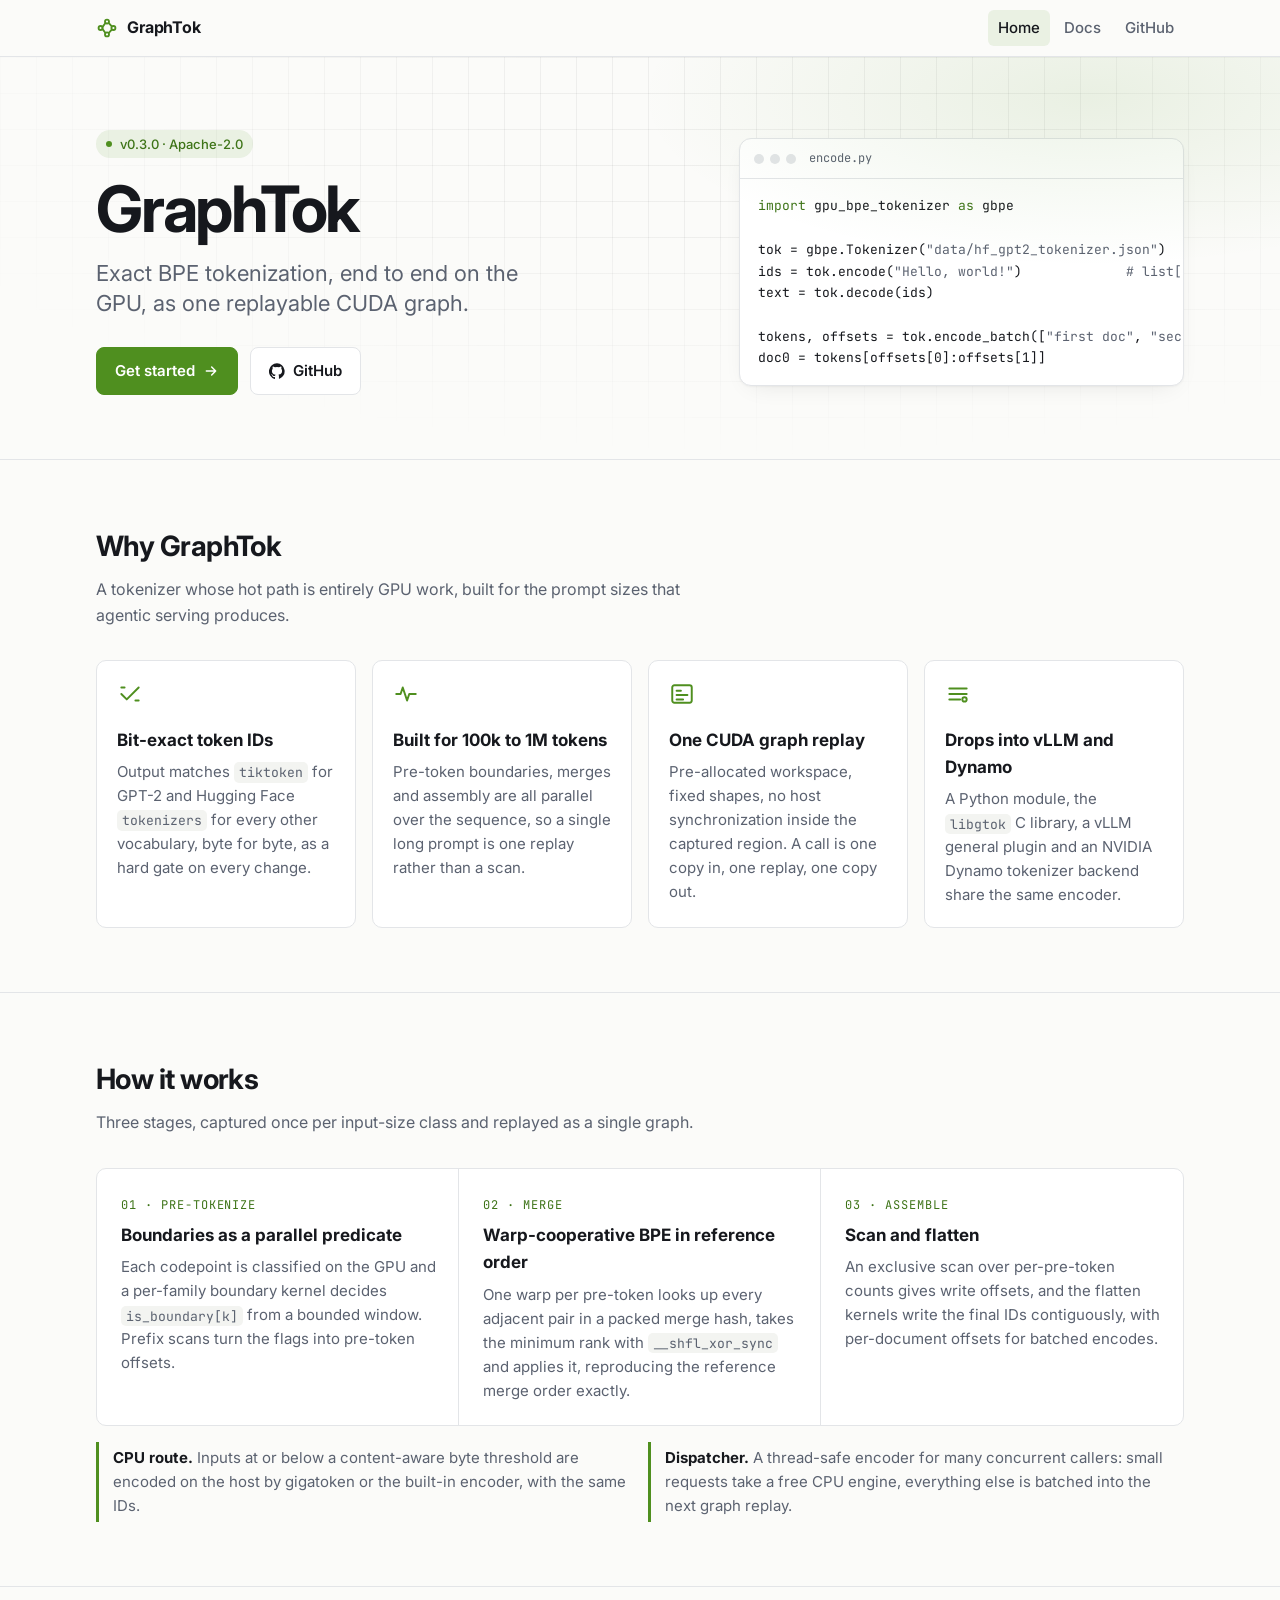
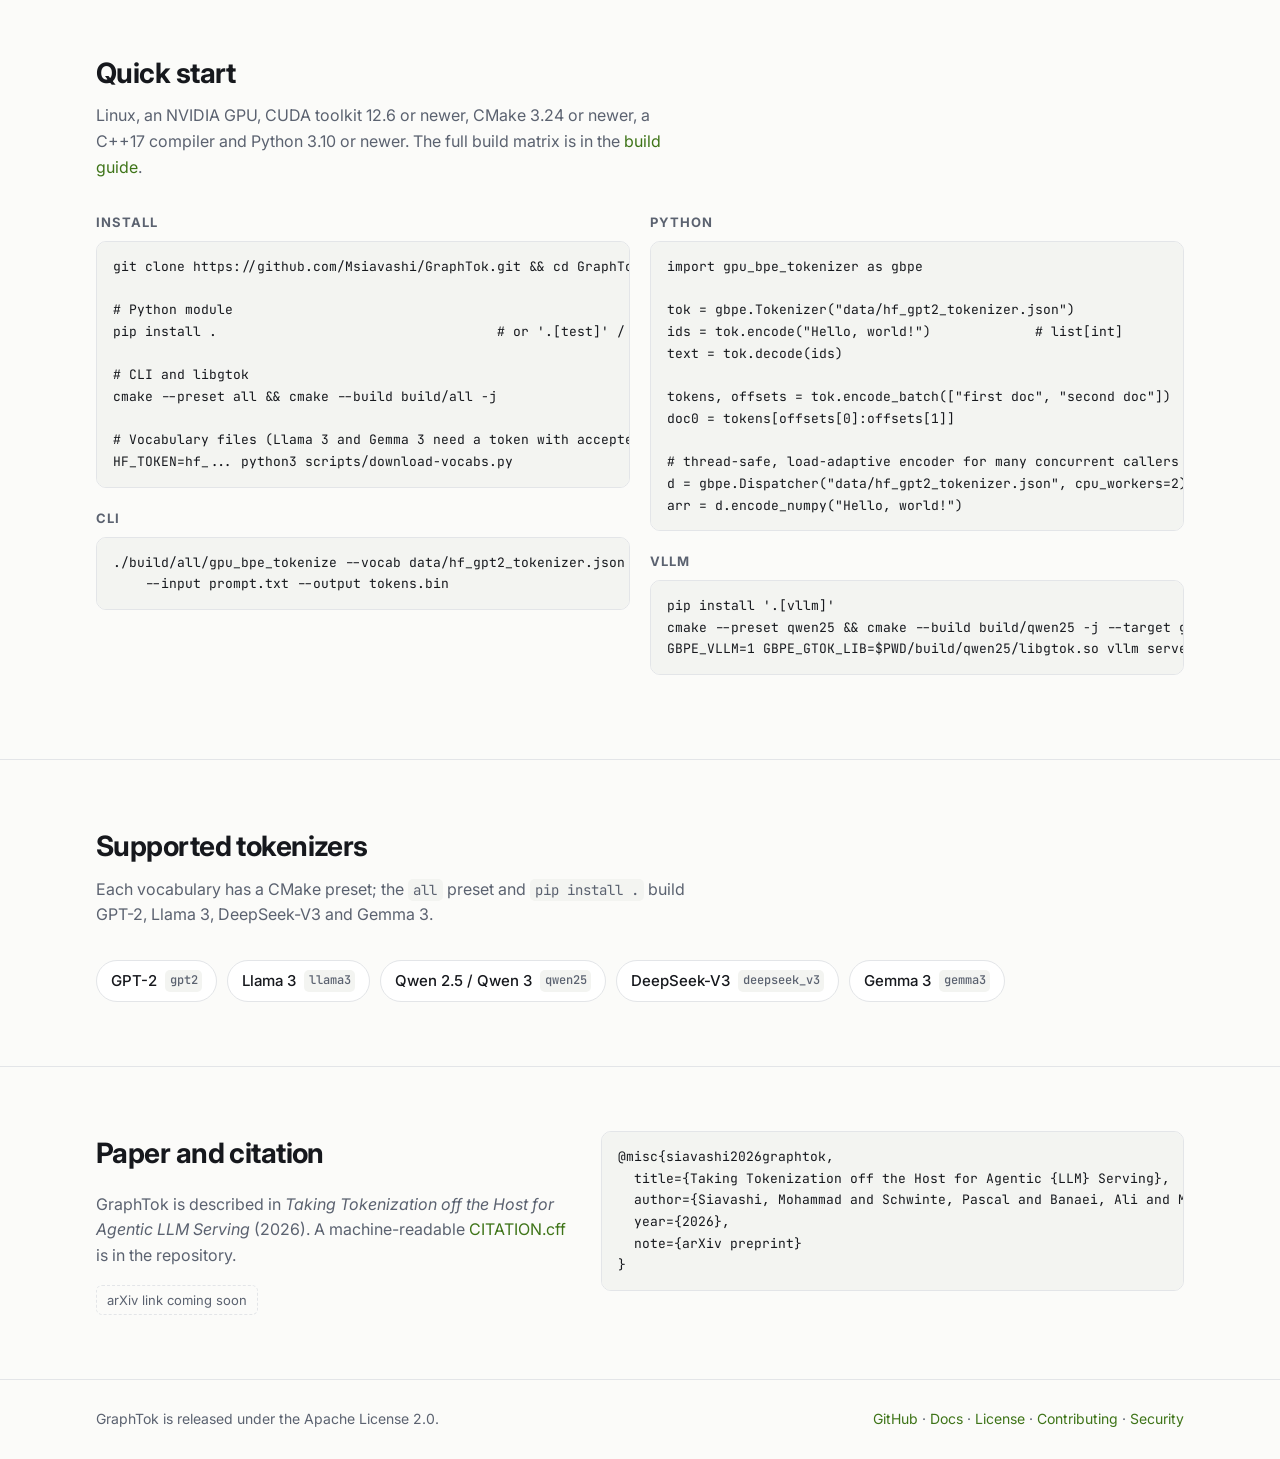
<file: index.html>
<!doctype html>
<html lang="en">
<head>
<meta charset="utf-8">
<meta name="viewport" content="width=device-width, initial-scale=1">
<title>GraphTok</title>
<meta name="description" content="GraphTok: exact BPE tokenization, end to end on the GPU, as one replayable CUDA graph.">
<link rel="preconnect" href="https://fonts.googleapis.com">
<link rel="stylesheet" href="https://fonts.googleapis.com/css2?family=Inter:wght@400;500;600;700&family=JetBrains+Mono:wght@400;500&display=swap">
<link rel="stylesheet" href="style.css">
<link rel="icon" href="favicon.svg" type="image/svg+xml">
</head>
<body>
<header class="top">
  <div class="wrap">
    <a class="brand" href="index.html"><svg width="22" height="22" viewBox="0 0 24 24" fill="none" stroke="currentColor" stroke-width="2" stroke-linecap="round" stroke-linejoin="round" aria-hidden="true"><circle cx="5" cy="12" r="2.2"/><circle cx="12" cy="5" r="2.2"/><circle cx="12" cy="19" r="2.2"/><circle cx="19" cy="12" r="2.2"/><path d="M7 11l3.3-4.4M7 13l3.3 4.4M14 6.6L17 10M14 17.4L17 14"/></svg>GraphTok</a>
    <nav>
      <a href="index.html" class="active">Home</a>
      <a href="docs/index.html">Docs</a>
      <a href="https://github.com/Msiavashi/GraphTok">GitHub</a>
    </nav>
  </div>
</header>

<section class="hero">
  <div class="wrap">
    <div>
      <span class="eyebrow">v0.3.0 &middot; Apache-2.0</span>
      <h1 class="title">GraphTok</h1>
      <p class="tagline">Exact BPE tokenization, end to end on the GPU, as one replayable CUDA graph.</p>
      <div class="cta">
        <a class="btn primary" href="#quickstart">Get started
          <svg width="16" height="16" viewBox="0 0 24 24" fill="none" stroke="currentColor" stroke-width="2.2" stroke-linecap="round" stroke-linejoin="round" aria-hidden="true"><path d="M5 12h14M13 6l6 6-6 6"/></svg></a>
        <a class="btn" href="https://github.com/Msiavashi/GraphTok">
          <svg width="16" height="16" viewBox="0 0 24 24" fill="currentColor" aria-hidden="true"><path d="M12 .5a12 12 0 0 0-3.8 23.4c.6.1.8-.3.8-.6v-2.2c-3.3.7-4-1.6-4-1.6-.6-1.4-1.3-1.8-1.3-1.8-1.1-.7.1-.7.1-.7 1.2.1 1.8 1.2 1.8 1.2 1.1 1.8 2.8 1.3 3.5 1 .1-.8.4-1.3.8-1.6-2.7-.3-5.5-1.3-5.5-5.9 0-1.3.5-2.4 1.2-3.2-.1-.3-.5-1.5.1-3.2 0 0 1-.3 3.3 1.2a11.5 11.5 0 0 1 6 0c2.3-1.5 3.3-1.2 3.3-1.2.7 1.7.3 2.9.1 3.2.8.8 1.2 1.9 1.2 3.2 0 4.6-2.8 5.6-5.5 5.9.4.4.8 1.1.8 2.2v3.3c0 .3.2.7.8.6A12 12 0 0 0 12 .5z"/></svg>
          GitHub</a>
      </div>
    </div>
    <div class="hero-code" aria-label="Python example">
      <div class="bar"><i></i><i></i><i></i>&nbsp;encode.py</div>
<pre><code><span class="k">import</span> gpu_bpe_tokenizer <span class="k">as</span> gbpe

tok = gbpe.Tokenizer(<span class="c">"data/hf_gpt2_tokenizer.json"</span>)
ids = tok.encode(<span class="c">"Hello, world!"</span>)             <span class="c"># list[int]</span>
text = tok.decode(ids)

tokens, offsets = tok.encode_batch([<span class="c">"first doc"</span>, <span class="c">"second doc"</span>])
doc0 = tokens[offsets[0]:offsets[1]]</code></pre>
    </div>
  </div>
</section>

<section class="band">
  <div class="wrap">
    <h2>Why GraphTok</h2>
    <p class="lead">A tokenizer whose hot path is entirely GPU work, built for the prompt sizes that agentic serving produces.</p>
    <div class="cards">
      <div class="card">
        <svg width="26" height="26" viewBox="0 0 24 24" fill="none" stroke="currentColor" stroke-width="1.8" stroke-linecap="round" stroke-linejoin="round" aria-hidden="true"><path d="M20 6L9 17l-5-5"/><path d="M4 6h3M17 18h3"/></svg>
        <h3>Bit-exact token IDs</h3>
        <p>Output matches <code>tiktoken</code> for GPT-2 and Hugging Face <code>tokenizers</code> for every other vocabulary, byte for byte, as a hard gate on every change.</p>
      </div>
      <div class="card">
        <svg width="26" height="26" viewBox="0 0 24 24" fill="none" stroke="currentColor" stroke-width="1.8" stroke-linecap="round" stroke-linejoin="round" aria-hidden="true"><path d="M3 12h4l2-6 4 12 2-6h6"/></svg>
        <h3>Built for 100k to 1M tokens</h3>
        <p>Pre-token boundaries, merges and assembly are all parallel over the sequence, so a single long prompt is one replay rather than a scan.</p>
      </div>
      <div class="card">
        <svg width="26" height="26" viewBox="0 0 24 24" fill="none" stroke="currentColor" stroke-width="1.8" stroke-linecap="round" stroke-linejoin="round" aria-hidden="true"><rect x="3" y="4" width="18" height="16" rx="2"/><path d="M7 9h4M7 13h10M7 17h6"/></svg>
        <h3>One CUDA graph replay</h3>
        <p>Pre-allocated workspace, fixed shapes, no host synchronization inside the captured region. A call is one copy in, one replay, one copy out.</p>
      </div>
      <div class="card">
        <svg width="26" height="26" viewBox="0 0 24 24" fill="none" stroke="currentColor" stroke-width="1.8" stroke-linecap="round" stroke-linejoin="round" aria-hidden="true"><path d="M4 7h16M4 12h16M4 17h10"/><circle cx="18" cy="17" r="2"/></svg>
        <h3>Drops into vLLM and Dynamo</h3>
        <p>A Python module, the <code>libgtok</code> C library, a vLLM general plugin and an NVIDIA Dynamo tokenizer backend share the same encoder.</p>
      </div>
    </div>
  </div>
</section>

<section class="band">
  <div class="wrap">
    <h2>How it works</h2>
    <p class="lead">Three stages, captured once per input-size class and replayed as a single graph.</p>
    <div class="flow">
      <div class="step">
        <span class="n">01 &middot; PRE-TOKENIZE</span>
        <h3>Boundaries as a parallel predicate</h3>
        <p>Each codepoint is classified on the GPU and a per-family boundary kernel decides <code>is_boundary[k]</code> from a bounded window. Prefix scans turn the flags into pre-token offsets.</p>
      </div>
      <div class="step">
        <span class="n">02 &middot; MERGE</span>
        <h3>Warp-cooperative BPE in reference order</h3>
        <p>One warp per pre-token looks up every adjacent pair in a packed merge hash, takes the minimum rank with <code>__shfl_xor_sync</code> and applies it, reproducing the reference merge order exactly.</p>
      </div>
      <div class="step">
        <span class="n">03 &middot; ASSEMBLE</span>
        <h3>Scan and flatten</h3>
        <p>An exclusive scan over per-pre-token counts gives write offsets, and the flatten kernels write the final IDs contiguously, with per-document offsets for batched encodes.</p>
      </div>
    </div>
    <div class="flow-note">
      <div><strong>CPU route.</strong> Inputs at or below a content-aware byte threshold are encoded on the host by gigatoken or the built-in encoder, with the same IDs.</div>
      <div><strong>Dispatcher.</strong> A thread-safe encoder for many concurrent callers: small requests take a free CPU engine, everything else is batched into the next graph replay.</div>
    </div>
  </div>
</section>

<section class="band" id="quickstart">
  <div class="wrap">
    <h2>Quick start</h2>
    <p class="lead">Linux, an NVIDIA GPU, CUDA toolkit 12.6 or newer, CMake 3.24 or newer, a C++17 compiler and Python 3.10 or newer. The full build matrix is in the <a href="docs/build.html">build guide</a>.</p>
    <div class="quick">
      <div>
        <h3>Install</h3>
<pre><code>git clone https://github.com/Msiavashi/GraphTok.git &amp;&amp; cd GraphTok

# Python module
pip install .                                   # or '.[test]' / '.[vllm]'

# CLI and libgtok
cmake --preset all &amp;&amp; cmake --build build/all -j

# Vocabulary files (Llama 3 and Gemma 3 need a token with accepted licenses)
HF_TOKEN=hf_... python3 scripts/download-vocabs.py</code></pre>
        <h3>CLI</h3>
<pre><code>./build/all/gpu_bpe_tokenize --vocab data/hf_gpt2_tokenizer.json \
    --input prompt.txt --output tokens.bin</code></pre>
      </div>
      <div>
        <h3>Python</h3>
<pre><code>import gpu_bpe_tokenizer as gbpe

tok = gbpe.Tokenizer("data/hf_gpt2_tokenizer.json")
ids = tok.encode("Hello, world!")             # list[int]
text = tok.decode(ids)

tokens, offsets = tok.encode_batch(["first doc", "second doc"])
doc0 = tokens[offsets[0]:offsets[1]]

# thread-safe, load-adaptive encoder for many concurrent callers
d = gbpe.Dispatcher("data/hf_gpt2_tokenizer.json", cpu_workers=2)
arr = d.encode_numpy("Hello, world!")</code></pre>
        <h3>vLLM</h3>
<pre><code>pip install '.[vllm]'
cmake --preset qwen25 &amp;&amp; cmake --build build/qwen25 -j --target gtok   # builds libgtok.so
GBPE_VLLM=1 GBPE_GTOK_LIB=$PWD/build/qwen25/libgtok.so vllm serve Qwen/Qwen3-32B</code></pre>
      </div>
    </div>
  </div>
</section>

<section class="band">
  <div class="wrap">
    <h2>Supported tokenizers</h2>
    <p class="lead">Each vocabulary has a CMake preset; the <code>all</code> preset and <code>pip install .</code> build GPT-2, Llama 3, DeepSeek-V3 and Gemma 3.</p>
    <div class="vocabs">
      <span class="chip">GPT-2 <code>gpt2</code></span>
      <span class="chip">Llama 3 <code>llama3</code></span>
      <span class="chip">Qwen 2.5 / Qwen 3 <code>qwen25</code></span>
      <span class="chip">DeepSeek-V3 <code>deepseek_v3</code></span>
      <span class="chip">Gemma 3 <code>gemma3</code></span>
    </div>
  </div>
</section>

<section class="band">
  <div class="wrap">
    <div class="cite">
      <div>
        <h2>Paper and citation</h2>
        <p>GraphTok is described in <em>Taking Tokenization off the Host for Agentic LLM Serving</em> (2026). A machine-readable <a href="https://github.com/Msiavashi/GraphTok/blob/main/CITATION.cff">CITATION.cff</a> is in the repository.</p>
        <span class="soon">arXiv link coming soon</span>
      </div>
<pre><code>@misc{siavashi2026graphtok,
  title={Taking Tokenization off the Host for Agentic {LLM} Serving},
  author={Siavashi, Mohammad and Schwinte, Pascal and Banaei, Ali and Maguire Jr., Gerald Q. and Chiesa, Marco and Kosti{\'c}, Dejan},
  year={2026},
  note={arXiv preprint}
}</code></pre>
    </div>
  </div>
</section>

<footer class="foot">
  <div class="wrap">
    <span>GraphTok is released under the Apache License 2.0.</span>
    <span><a href="https://github.com/Msiavashi/GraphTok">GitHub</a> &middot; <a href="docs/index.html">Docs</a> &middot; <a href="https://github.com/Msiavashi/GraphTok/blob/main/LICENSE">License</a> &middot; <a href="docs/contributing.html">Contributing</a> &middot; <a href="docs/security.html">Security</a></span>
  </div>
</footer>
</body>
</html>
</file>
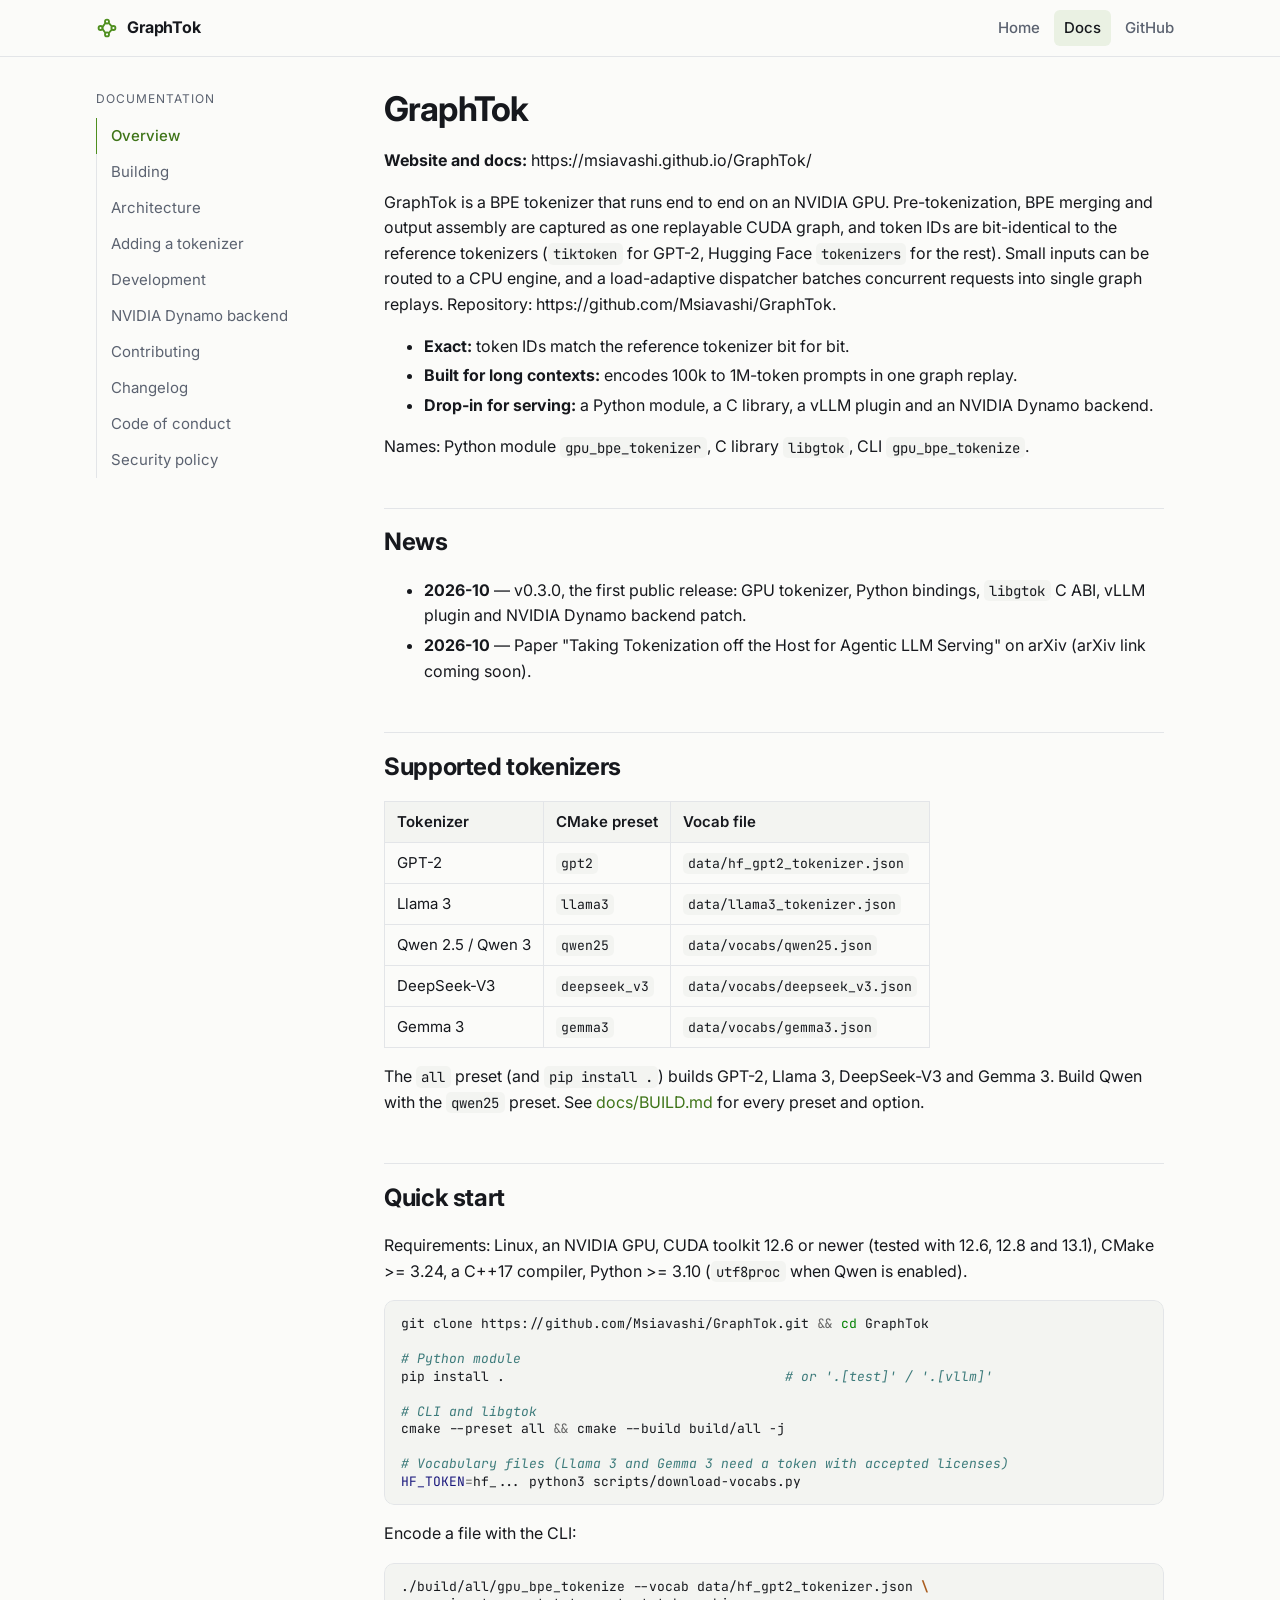
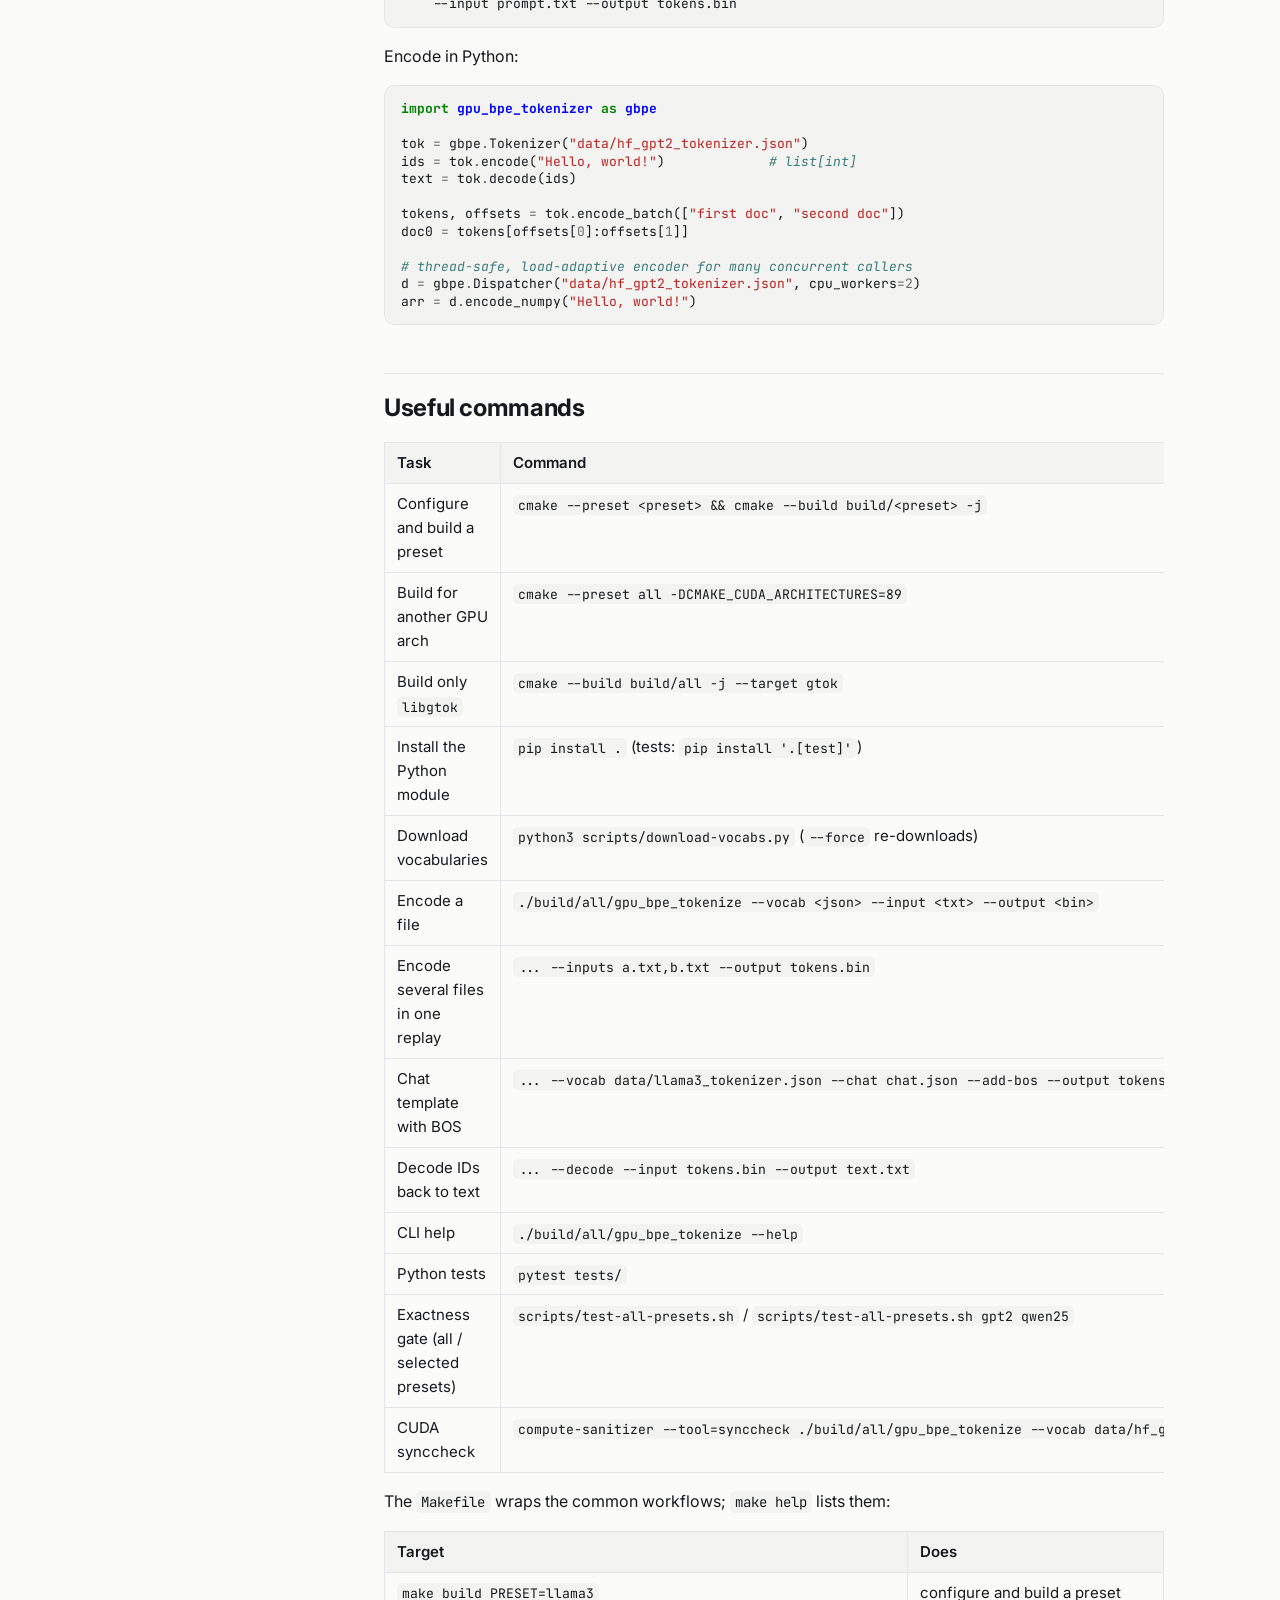
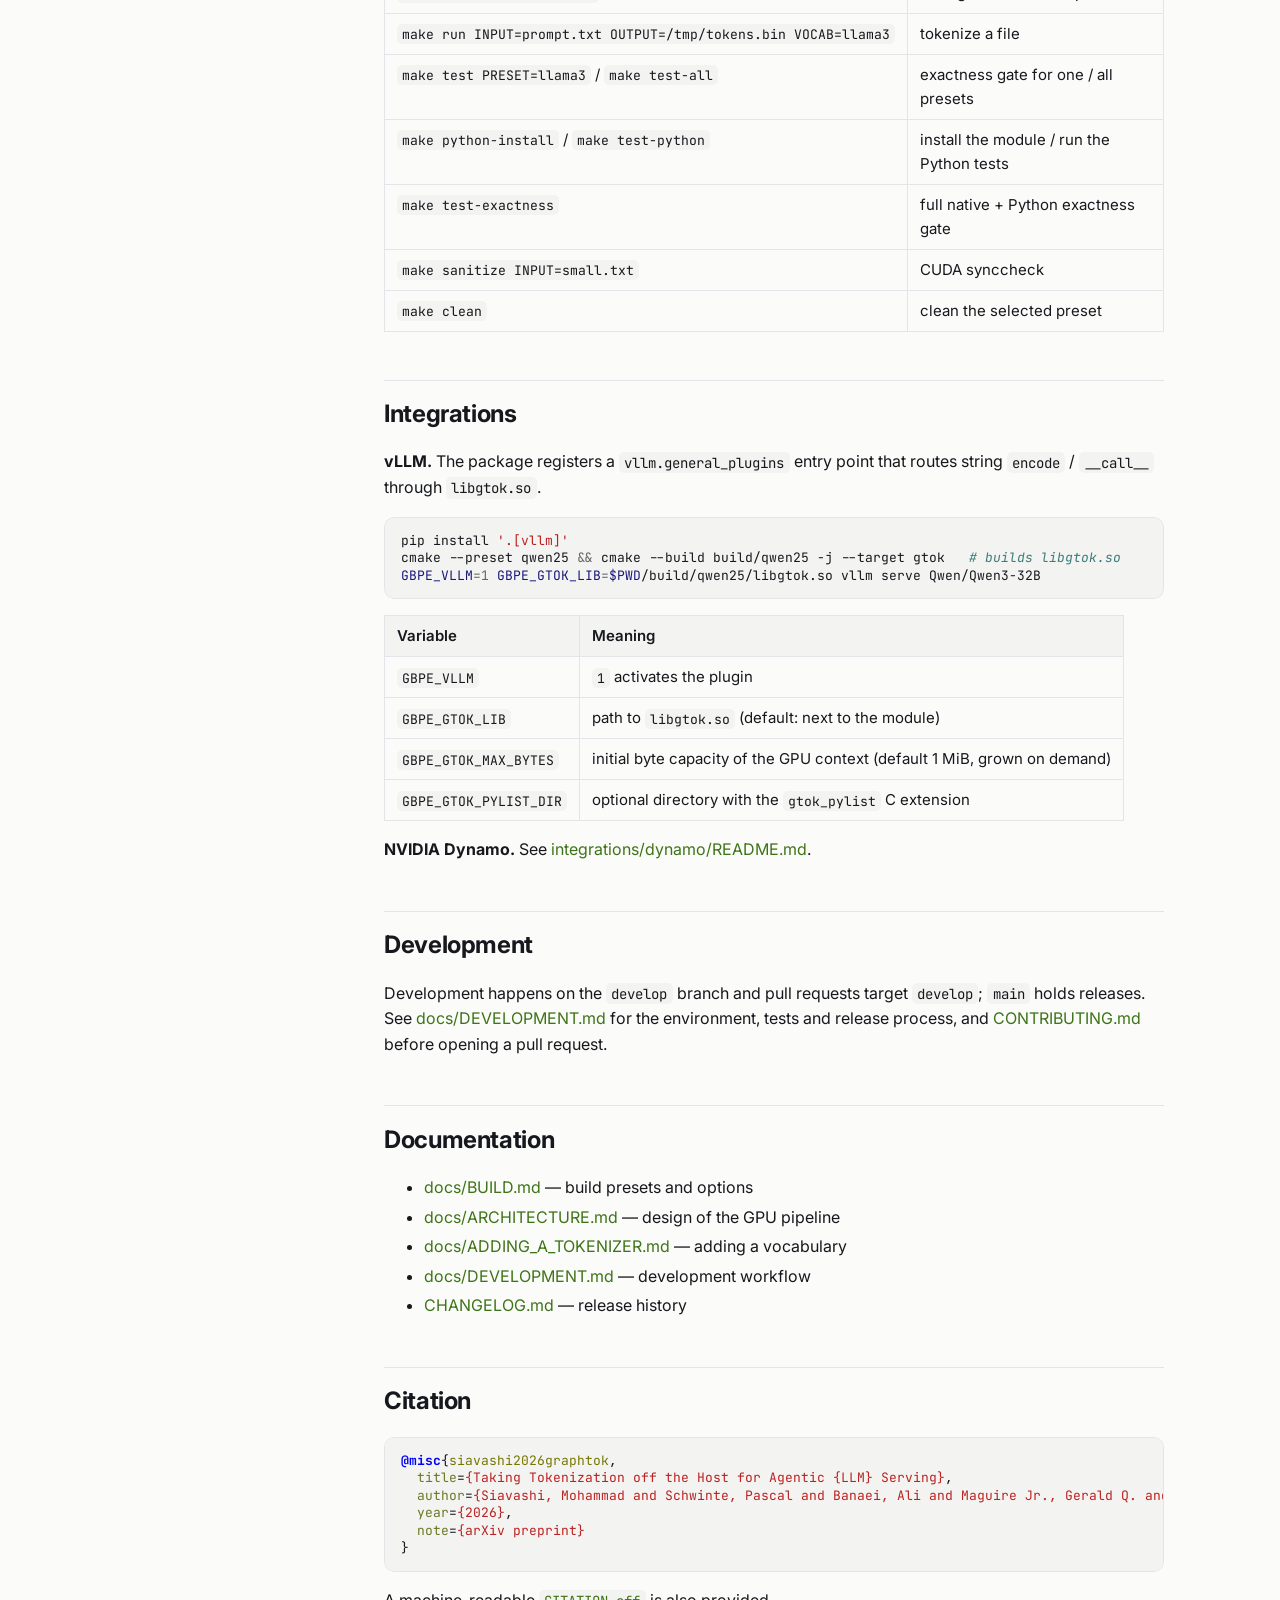
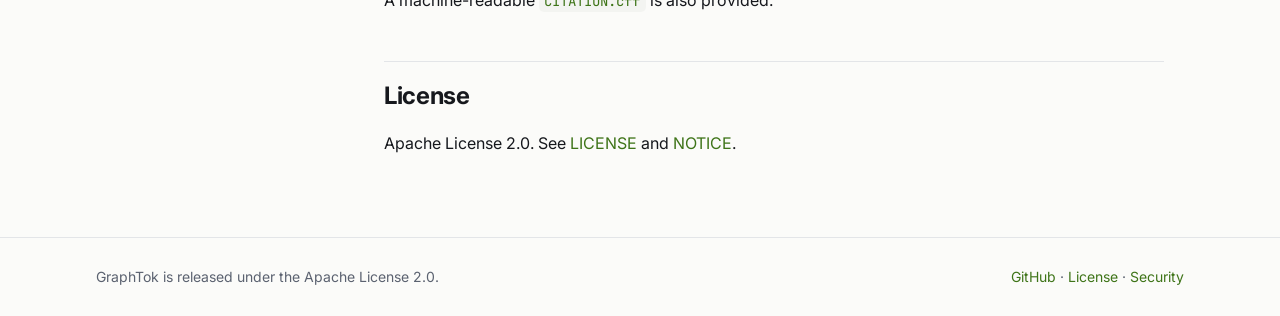
<file: docs/index.html>
<!doctype html>
<html lang="en">
<head>
<meta charset="utf-8">
<meta name="viewport" content="width=device-width, initial-scale=1">
<title>Overview - GraphTok</title>
<meta name="description" content="GraphTok documentation: Overview">
<link rel="preconnect" href="https://fonts.googleapis.com">
<link rel="stylesheet" href="https://fonts.googleapis.com/css2?family=Inter:wght@400;500;600;700&family=JetBrains+Mono:wght@400;500&display=swap">
<link rel="stylesheet" href="../style.css">
<link rel="stylesheet" href="../pygments.css">
<link rel="icon" href="../favicon.svg" type="image/svg+xml">
</head>
<body class="docs">
<header class="top">
  <div class="wrap">
    <a class="brand" href="../index.html"><svg width="22" height="22" viewBox="0 0 24 24" fill="none" stroke="currentColor" stroke-width="2" stroke-linecap="round" stroke-linejoin="round" aria-hidden="true"><circle cx="5" cy="12" r="2.2"/><circle cx="12" cy="5" r="2.2"/><circle cx="12" cy="19" r="2.2"/><circle cx="19" cy="12" r="2.2"/><path d="M7 11l3.3-4.4M7 13l3.3 4.4M14 6.6L17 10M14 17.4L17 14"/></svg>GraphTok</a>
    <nav>
      <a href="../index.html">Home</a>
      <a href="../docs/index.html" class="active">Docs</a>
      <a href="https://github.com/Msiavashi/GraphTok">GitHub</a>
    </nav>
  </div>
</header>
<div class="wrap docs-layout">
  <aside class="sidebar">
    <p class="side-title">Documentation</p>
    <ul>
      <li><a href="index.html" class="active">Overview</a></li>
      <li><a href="build.html">Building</a></li>
      <li><a href="architecture.html">Architecture</a></li>
      <li><a href="adding-a-tokenizer.html">Adding a tokenizer</a></li>
      <li><a href="development.html">Development</a></li>
      <li><a href="dynamo.html">NVIDIA Dynamo backend</a></li>
      <li><a href="contributing.html">Contributing</a></li>
      <li><a href="changelog.html">Changelog</a></li>
      <li><a href="code-of-conduct.html">Code of conduct</a></li>
      <li><a href="security.html">Security policy</a></li>
    </ul>
  </aside>
  <main class="content">
<h1 id="graphtok">GraphTok</h1>
<p><strong>Website and docs:</strong> https://msiavashi.github.io/GraphTok/</p>
<p>GraphTok is a BPE tokenizer that runs end to end on an NVIDIA GPU. Pre-tokenization, BPE merging and output assembly are captured as one replayable CUDA graph, and token IDs are bit-identical to the reference tokenizers (<code>tiktoken</code> for GPT-2, Hugging Face <code>tokenizers</code> for the rest). Small inputs can be routed to a CPU engine, and a load-adaptive dispatcher batches concurrent requests into single graph replays. Repository: https://github.com/Msiavashi/GraphTok.</p>
<ul>
<li><strong>Exact:</strong> token IDs match the reference tokenizer bit for bit.</li>
<li><strong>Built for long contexts:</strong> encodes 100k to 1M-token prompts in one graph replay.</li>
<li><strong>Drop-in for serving:</strong> a Python module, a C library, a vLLM plugin and an NVIDIA Dynamo backend.</li>
</ul>
<p>Names: Python module <code>gpu_bpe_tokenizer</code>, C library <code>libgtok</code>, CLI <code>gpu_bpe_tokenize</code>.</p>
<h2 id="news">News</h2>
<ul>
<li><strong>2026-10</strong> — v0.3.0, the first public release: GPU tokenizer, Python bindings, <code>libgtok</code> C ABI, vLLM plugin and NVIDIA Dynamo backend patch.</li>
<li><strong>2026-10</strong> — Paper "Taking Tokenization off the Host for Agentic LLM Serving" on arXiv (arXiv link coming soon).</li>
</ul>
<h2 id="supported-tokenizers">Supported tokenizers</h2>
<table>
<thead>
<tr>
<th>Tokenizer</th>
<th>CMake preset</th>
<th>Vocab file</th>
</tr>
</thead>
<tbody>
<tr>
<td>GPT-2</td>
<td><code>gpt2</code></td>
<td><code>data/hf_gpt2_tokenizer.json</code></td>
</tr>
<tr>
<td>Llama 3</td>
<td><code>llama3</code></td>
<td><code>data/llama3_tokenizer.json</code></td>
</tr>
<tr>
<td>Qwen 2.5 / Qwen 3</td>
<td><code>qwen25</code></td>
<td><code>data/vocabs/qwen25.json</code></td>
</tr>
<tr>
<td>DeepSeek-V3</td>
<td><code>deepseek_v3</code></td>
<td><code>data/vocabs/deepseek_v3.json</code></td>
</tr>
<tr>
<td>Gemma 3</td>
<td><code>gemma3</code></td>
<td><code>data/vocabs/gemma3.json</code></td>
</tr>
</tbody>
</table>
<p>The <code>all</code> preset (and <code>pip install .</code>) builds GPT-2, Llama 3, DeepSeek-V3 and Gemma 3. Build Qwen with the <code>qwen25</code> preset. See <a href="build.html">docs/BUILD.md</a> for every preset and option.</p>
<h2 id="quick-start">Quick start</h2>
<p>Requirements: Linux, an NVIDIA GPU, CUDA toolkit 12.6 or newer (tested with 12.6, 12.8 and 13.1), CMake &gt;= 3.24, a C++17 compiler, Python &gt;= 3.10 (<code>utf8proc</code> when Qwen is enabled).</p>
<div class="highlight"><pre><span></span><code>git<span class="w"> </span>clone<span class="w"> </span>https://github.com/Msiavashi/GraphTok.git<span class="w"> </span><span class="o">&amp;&amp;</span><span class="w"> </span><span class="nb">cd</span><span class="w"> </span>GraphTok

<span class="c1"># Python module</span>
pip<span class="w"> </span>install<span class="w"> </span>.<span class="w">                                   </span><span class="c1"># or '.[test]' / '.[vllm]'</span>

<span class="c1"># CLI and libgtok</span>
cmake<span class="w"> </span>--preset<span class="w"> </span>all<span class="w"> </span><span class="o">&amp;&amp;</span><span class="w"> </span>cmake<span class="w"> </span>--build<span class="w"> </span>build/all<span class="w"> </span>-j

<span class="c1"># Vocabulary files (Llama 3 and Gemma 3 need a token with accepted licenses)</span>
<span class="nv">HF_TOKEN</span><span class="o">=</span>hf_...<span class="w"> </span>python3<span class="w"> </span>scripts/download-vocabs.py
</code></pre></div>

<p>Encode a file with the CLI:</p>
<div class="highlight"><pre><span></span><code>./build/all/gpu_bpe_tokenize<span class="w"> </span>--vocab<span class="w"> </span>data/hf_gpt2_tokenizer.json<span class="w"> </span><span class="se">\</span>
<span class="w">    </span>--input<span class="w"> </span>prompt.txt<span class="w"> </span>--output<span class="w"> </span>tokens.bin
</code></pre></div>

<p>Encode in Python:</p>
<div class="highlight"><pre><span></span><code><span class="kn">import</span><span class="w"> </span><span class="nn">gpu_bpe_tokenizer</span><span class="w"> </span><span class="k">as</span><span class="w"> </span><span class="nn">gbpe</span>

<span class="n">tok</span> <span class="o">=</span> <span class="n">gbpe</span><span class="o">.</span><span class="n">Tokenizer</span><span class="p">(</span><span class="s2">"data/hf_gpt2_tokenizer.json"</span><span class="p">)</span>
<span class="n">ids</span> <span class="o">=</span> <span class="n">tok</span><span class="o">.</span><span class="n">encode</span><span class="p">(</span><span class="s2">"Hello, world!"</span><span class="p">)</span>             <span class="c1"># list[int]</span>
<span class="n">text</span> <span class="o">=</span> <span class="n">tok</span><span class="o">.</span><span class="n">decode</span><span class="p">(</span><span class="n">ids</span><span class="p">)</span>

<span class="n">tokens</span><span class="p">,</span> <span class="n">offsets</span> <span class="o">=</span> <span class="n">tok</span><span class="o">.</span><span class="n">encode_batch</span><span class="p">([</span><span class="s2">"first doc"</span><span class="p">,</span> <span class="s2">"second doc"</span><span class="p">])</span>
<span class="n">doc0</span> <span class="o">=</span> <span class="n">tokens</span><span class="p">[</span><span class="n">offsets</span><span class="p">[</span><span class="mi">0</span><span class="p">]:</span><span class="n">offsets</span><span class="p">[</span><span class="mi">1</span><span class="p">]]</span>

<span class="c1"># thread-safe, load-adaptive encoder for many concurrent callers</span>
<span class="n">d</span> <span class="o">=</span> <span class="n">gbpe</span><span class="o">.</span><span class="n">Dispatcher</span><span class="p">(</span><span class="s2">"data/hf_gpt2_tokenizer.json"</span><span class="p">,</span> <span class="n">cpu_workers</span><span class="o">=</span><span class="mi">2</span><span class="p">)</span>
<span class="n">arr</span> <span class="o">=</span> <span class="n">d</span><span class="o">.</span><span class="n">encode_numpy</span><span class="p">(</span><span class="s2">"Hello, world!"</span><span class="p">)</span>
</code></pre></div>

<h2 id="useful-commands">Useful commands</h2>
<table>
<thead>
<tr>
<th>Task</th>
<th>Command</th>
</tr>
</thead>
<tbody>
<tr>
<td>Configure and build a preset</td>
<td><code>cmake --preset &lt;preset&gt; &amp;&amp; cmake --build build/&lt;preset&gt; -j</code></td>
</tr>
<tr>
<td>Build for another GPU arch</td>
<td><code>cmake --preset all -DCMAKE_CUDA_ARCHITECTURES=89</code></td>
</tr>
<tr>
<td>Build only <code>libgtok</code></td>
<td><code>cmake --build build/all -j --target gtok</code></td>
</tr>
<tr>
<td>Install the Python module</td>
<td><code>pip install .</code> (tests: <code>pip install '.[test]'</code>)</td>
</tr>
<tr>
<td>Download vocabularies</td>
<td><code>python3 scripts/download-vocabs.py</code> (<code>--force</code> re-downloads)</td>
</tr>
<tr>
<td>Encode a file</td>
<td><code>./build/all/gpu_bpe_tokenize --vocab &lt;json&gt; --input &lt;txt&gt; --output &lt;bin&gt;</code></td>
</tr>
<tr>
<td>Encode several files in one replay</td>
<td><code>... --inputs a.txt,b.txt --output tokens.bin</code></td>
</tr>
<tr>
<td>Chat template with BOS</td>
<td><code>... --vocab data/llama3_tokenizer.json --chat chat.json --add-bos --output tokens.bin</code></td>
</tr>
<tr>
<td>Decode IDs back to text</td>
<td><code>... --decode --input tokens.bin --output text.txt</code></td>
</tr>
<tr>
<td>CLI help</td>
<td><code>./build/all/gpu_bpe_tokenize --help</code></td>
</tr>
<tr>
<td>Python tests</td>
<td><code>pytest tests/</code></td>
</tr>
<tr>
<td>Exactness gate (all / selected presets)</td>
<td><code>scripts/test-all-presets.sh</code> / <code>scripts/test-all-presets.sh gpt2 qwen25</code></td>
</tr>
<tr>
<td>CUDA synccheck</td>
<td><code>compute-sanitizer --tool=synccheck ./build/all/gpu_bpe_tokenize --vocab data/hf_gpt2_tokenizer.json --input small.txt --output /tmp/out.bin --runs 1 --warmup 0</code></td>
</tr>
</tbody>
</table>
<p>The <code>Makefile</code> wraps the common workflows; <code>make help</code> lists them:</p>
<table>
<thead>
<tr>
<th>Target</th>
<th>Does</th>
</tr>
</thead>
<tbody>
<tr>
<td><code>make build PRESET=llama3</code></td>
<td>configure and build a preset</td>
</tr>
<tr>
<td><code>make run INPUT=prompt.txt OUTPUT=/tmp/tokens.bin VOCAB=llama3</code></td>
<td>tokenize a file</td>
</tr>
<tr>
<td><code>make test PRESET=llama3</code> / <code>make test-all</code></td>
<td>exactness gate for one / all presets</td>
</tr>
<tr>
<td><code>make python-install</code> / <code>make test-python</code></td>
<td>install the module / run the Python tests</td>
</tr>
<tr>
<td><code>make test-exactness</code></td>
<td>full native + Python exactness gate</td>
</tr>
<tr>
<td><code>make sanitize INPUT=small.txt</code></td>
<td>CUDA synccheck</td>
</tr>
<tr>
<td><code>make clean</code></td>
<td>clean the selected preset</td>
</tr>
</tbody>
</table>
<h2 id="integrations">Integrations</h2>
<p><strong>vLLM.</strong> The package registers a <code>vllm.general_plugins</code> entry point that routes string <code>encode</code> / <code>__call__</code> through <code>libgtok.so</code>.</p>
<div class="highlight"><pre><span></span><code>pip<span class="w"> </span>install<span class="w"> </span><span class="s1">'.[vllm]'</span>
cmake<span class="w"> </span>--preset<span class="w"> </span>qwen25<span class="w"> </span><span class="o">&amp;&amp;</span><span class="w"> </span>cmake<span class="w"> </span>--build<span class="w"> </span>build/qwen25<span class="w"> </span>-j<span class="w"> </span>--target<span class="w"> </span>gtok<span class="w">   </span><span class="c1"># builds libgtok.so</span>
<span class="nv">GBPE_VLLM</span><span class="o">=</span><span class="m">1</span><span class="w"> </span><span class="nv">GBPE_GTOK_LIB</span><span class="o">=</span><span class="nv">$PWD</span>/build/qwen25/libgtok.so<span class="w"> </span>vllm<span class="w"> </span>serve<span class="w"> </span>Qwen/Qwen3-32B
</code></pre></div>

<table>
<thead>
<tr>
<th>Variable</th>
<th>Meaning</th>
</tr>
</thead>
<tbody>
<tr>
<td><code>GBPE_VLLM</code></td>
<td><code>1</code> activates the plugin</td>
</tr>
<tr>
<td><code>GBPE_GTOK_LIB</code></td>
<td>path to <code>libgtok.so</code> (default: next to the module)</td>
</tr>
<tr>
<td><code>GBPE_GTOK_MAX_BYTES</code></td>
<td>initial byte capacity of the GPU context (default 1 MiB, grown on demand)</td>
</tr>
<tr>
<td><code>GBPE_GTOK_PYLIST_DIR</code></td>
<td>optional directory with the <code>gtok_pylist</code> C extension</td>
</tr>
</tbody>
</table>
<p><strong>NVIDIA Dynamo.</strong> See <a href="dynamo.html">integrations/dynamo/README.md</a>.</p>
<h2 id="development">Development</h2>
<p>Development happens on the <code>develop</code> branch and pull requests target <code>develop</code>; <code>main</code> holds releases. See <a href="development.html">docs/DEVELOPMENT.md</a> for the environment, tests and release process, and <a href="contributing.html">CONTRIBUTING.md</a> before opening a pull request.</p>
<h2 id="documentation">Documentation</h2>
<ul>
<li><a href="build.html">docs/BUILD.md</a> — build presets and options</li>
<li><a href="architecture.html">docs/ARCHITECTURE.md</a> — design of the GPU pipeline</li>
<li><a href="adding-a-tokenizer.html">docs/ADDING_A_TOKENIZER.md</a> — adding a vocabulary</li>
<li><a href="development.html">docs/DEVELOPMENT.md</a> — development workflow</li>
<li><a href="changelog.html">CHANGELOG.md</a> — release history</li>
</ul>
<h2 id="citation">Citation</h2>
<div class="highlight"><pre><span></span><code><span class="nc">@misc</span><span class="p">{</span><span class="nl">siavashi2026graphtok</span><span class="p">,</span>
<span class="w">  </span><span class="na">title</span><span class="p">=</span><span class="s">{Taking Tokenization off the Host for Agentic {LLM} Serving}</span><span class="p">,</span>
<span class="w">  </span><span class="na">author</span><span class="p">=</span><span class="s">{Siavashi, Mohammad and Schwinte, Pascal and Banaei, Ali and Maguire Jr., Gerald Q. and Chiesa, Marco and Kosti{\'c}, Dejan}</span><span class="p">,</span>
<span class="w">  </span><span class="na">year</span><span class="p">=</span><span class="s">{2026}</span><span class="p">,</span>
<span class="w">  </span><span class="na">note</span><span class="p">=</span><span class="s">{arXiv preprint}</span>
<span class="p">}</span>
</code></pre></div>

<p>A machine-readable <a href="https://github.com/Msiavashi/GraphTok/blob/main/CITATION.cff"><code>CITATION.cff</code></a> is also provided.</p>
<h2 id="license">License</h2>
<p>Apache License 2.0. See <a href="https://github.com/Msiavashi/GraphTok/blob/main/LICENSE">LICENSE</a> and <a href="https://github.com/Msiavashi/GraphTok/blob/main/NOTICE">NOTICE</a>.</p>
  </main>
</div>
<footer class="foot">
  <div class="wrap">
    <span>GraphTok is released under the Apache License 2.0.</span>
    <span><a href="https://github.com/Msiavashi/GraphTok">GitHub</a> &middot; <a href="https://github.com/Msiavashi/GraphTok/blob/main/LICENSE">License</a> &middot; <a href="../docs/security.html">Security</a></span>
  </div>
</footer>
</body>
</html>
</file>
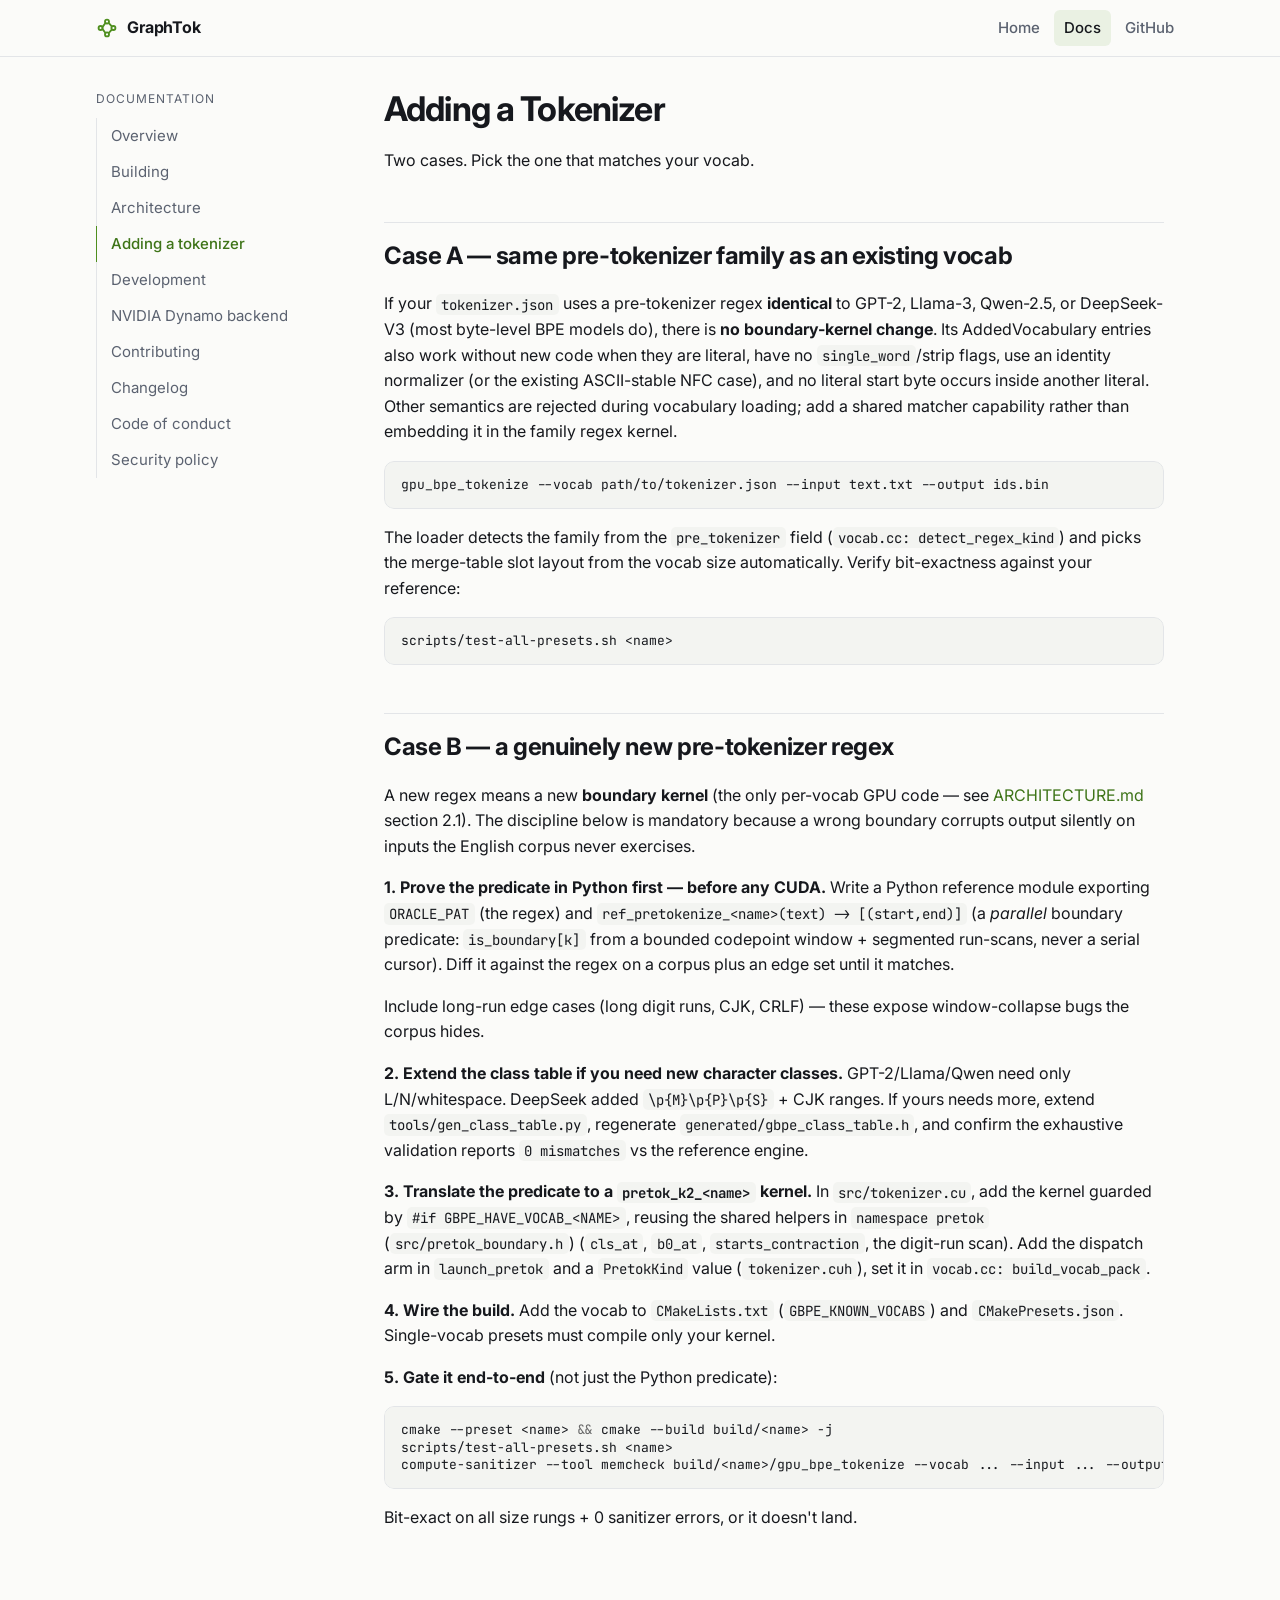
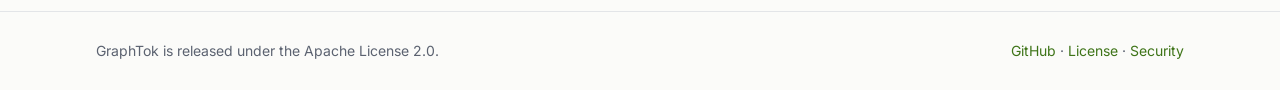
<file: docs/adding-a-tokenizer.html>
<!doctype html>
<html lang="en">
<head>
<meta charset="utf-8">
<meta name="viewport" content="width=device-width, initial-scale=1">
<title>Adding a tokenizer - GraphTok</title>
<meta name="description" content="GraphTok documentation: Adding a tokenizer">
<link rel="preconnect" href="https://fonts.googleapis.com">
<link rel="stylesheet" href="https://fonts.googleapis.com/css2?family=Inter:wght@400;500;600;700&family=JetBrains+Mono:wght@400;500&display=swap">
<link rel="stylesheet" href="../style.css">
<link rel="stylesheet" href="../pygments.css">
<link rel="icon" href="../favicon.svg" type="image/svg+xml">
</head>
<body class="docs">
<header class="top">
  <div class="wrap">
    <a class="brand" href="../index.html"><svg width="22" height="22" viewBox="0 0 24 24" fill="none" stroke="currentColor" stroke-width="2" stroke-linecap="round" stroke-linejoin="round" aria-hidden="true"><circle cx="5" cy="12" r="2.2"/><circle cx="12" cy="5" r="2.2"/><circle cx="12" cy="19" r="2.2"/><circle cx="19" cy="12" r="2.2"/><path d="M7 11l3.3-4.4M7 13l3.3 4.4M14 6.6L17 10M14 17.4L17 14"/></svg>GraphTok</a>
    <nav>
      <a href="../index.html">Home</a>
      <a href="../docs/index.html" class="active">Docs</a>
      <a href="https://github.com/Msiavashi/GraphTok">GitHub</a>
    </nav>
  </div>
</header>
<div class="wrap docs-layout">
  <aside class="sidebar">
    <p class="side-title">Documentation</p>
    <ul>
      <li><a href="index.html">Overview</a></li>
      <li><a href="build.html">Building</a></li>
      <li><a href="architecture.html">Architecture</a></li>
      <li><a href="adding-a-tokenizer.html" class="active">Adding a tokenizer</a></li>
      <li><a href="development.html">Development</a></li>
      <li><a href="dynamo.html">NVIDIA Dynamo backend</a></li>
      <li><a href="contributing.html">Contributing</a></li>
      <li><a href="changelog.html">Changelog</a></li>
      <li><a href="code-of-conduct.html">Code of conduct</a></li>
      <li><a href="security.html">Security policy</a></li>
    </ul>
  </aside>
  <main class="content">
<h1 id="adding-a-tokenizer">Adding a Tokenizer</h1>
<p>Two cases. Pick the one that matches your vocab.</p>
<h2 id="case-a-same-pre-tokenizer-family-as-an-existing-vocab">Case A — same pre-tokenizer family as an existing vocab</h2>
<p>If your <code>tokenizer.json</code> uses a pre-tokenizer regex <strong>identical</strong> to GPT-2,
Llama-3, Qwen-2.5, or DeepSeek-V3 (most byte-level BPE models do), there is
<strong>no boundary-kernel change</strong>. Its AddedVocabulary entries also work without
new code when they are literal, have no <code>single_word</code>/strip flags, use an
identity normalizer (or the existing ASCII-stable NFC case), and no literal
start byte occurs inside another literal. Other semantics are rejected during
vocabulary loading; add a shared matcher capability rather than embedding it
in the family regex kernel.</p>
<div class="highlight"><pre><span></span><code>gpu_bpe_tokenize<span class="w"> </span>--vocab<span class="w"> </span>path/to/tokenizer.json<span class="w"> </span>--input<span class="w"> </span>text.txt<span class="w"> </span>--output<span class="w"> </span>ids.bin
</code></pre></div>

<p>The loader detects the family from the <code>pre_tokenizer</code> field
(<code>vocab.cc: detect_regex_kind</code>) and picks the merge-table slot layout from the
vocab size automatically. Verify bit-exactness against your reference:</p>
<div class="highlight"><pre><span></span><code>scripts/test-all-presets.sh<span class="w"> </span>&lt;name&gt;
</code></pre></div>

<h2 id="case-b-a-genuinely-new-pre-tokenizer-regex">Case B — a genuinely new pre-tokenizer regex</h2>
<p>A new regex means a new <strong>boundary kernel</strong> (the only per-vocab GPU code — see
<a href="architecture.html">ARCHITECTURE.md</a> section 2.1). The
discipline below is mandatory because a wrong boundary corrupts output silently
on inputs the English corpus never exercises.</p>
<p><strong>1. Prove the predicate in Python first — before any CUDA.</strong>
Write a Python reference module exporting <code>ORACLE_PAT</code> (the regex) and
<code>ref_pretokenize_&lt;name&gt;(text) -&gt; [(start,end)]</code> (a <em>parallel</em> boundary predicate:
<code>is_boundary[k]</code> from a bounded codepoint window + segmented run-scans, never a
serial cursor). Diff it against the regex on a corpus plus an edge set until it matches.</p>
<p>Include long-run edge cases (long digit runs, CJK, CRLF) — these expose
window-collapse bugs the corpus hides.</p>
<p><strong>2. Extend the class table if you need new character classes.</strong>
GPT-2/Llama/Qwen need only L/N/whitespace. DeepSeek added <code>\p{M}\p{P}\p{S}</code> + CJK
ranges. If yours needs more, extend <code>tools/gen_class_table.py</code>, regenerate
<code>generated/gbpe_class_table.h</code>, and confirm the exhaustive validation reports
<code>0 mismatches</code> vs the reference engine.</p>
<p><strong>3. Translate the predicate to a <code>pretok_k2_&lt;name&gt;</code> kernel.</strong>
In <code>src/tokenizer.cu</code>, add the kernel guarded by <code>#if GBPE_HAVE_VOCAB_&lt;NAME&gt;</code>,
reusing the shared helpers in <code>namespace pretok</code> (<code>src/pretok_boundary.h</code>) (<code>cls_at</code>, <code>b0_at</code>,
<code>starts_contraction</code>, the digit-run scan). Add the dispatch arm in
<code>launch_pretok</code> and a <code>PretokKind</code> value (<code>tokenizer.cuh</code>), set it in
<code>vocab.cc: build_vocab_pack</code>.</p>
<p><strong>4. Wire the build.</strong> Add the vocab to <code>CMakeLists.txt</code> (<code>GBPE_KNOWN_VOCABS</code>)
and <code>CMakePresets.json</code>. Single-vocab presets must compile only your kernel.</p>
<p><strong>5. Gate it end-to-end</strong> (not just the Python predicate):</p>
<div class="highlight"><pre><span></span><code>cmake<span class="w"> </span>--preset<span class="w"> </span>&lt;name&gt;<span class="w"> </span><span class="o">&amp;&amp;</span><span class="w"> </span>cmake<span class="w"> </span>--build<span class="w"> </span>build/&lt;name&gt;<span class="w"> </span>-j
scripts/test-all-presets.sh<span class="w"> </span>&lt;name&gt;
compute-sanitizer<span class="w"> </span>--tool<span class="w"> </span>memcheck<span class="w"> </span>build/&lt;name&gt;/gpu_bpe_tokenize<span class="w"> </span>--vocab<span class="w"> </span>...<span class="w"> </span>--input<span class="w"> </span>...<span class="w"> </span>--output<span class="w"> </span>...<span class="w"> </span>--runs<span class="w"> </span><span class="m">1</span><span class="w"> </span>--warmup<span class="w"> </span><span class="m">0</span>
</code></pre></div>

<p>Bit-exact on all size rungs + 0 sanitizer errors, or it doesn't land.</p>
  </main>
</div>
<footer class="foot">
  <div class="wrap">
    <span>GraphTok is released under the Apache License 2.0.</span>
    <span><a href="https://github.com/Msiavashi/GraphTok">GitHub</a> &middot; <a href="https://github.com/Msiavashi/GraphTok/blob/main/LICENSE">License</a> &middot; <a href="../docs/security.html">Security</a></span>
  </div>
</footer>
</body>
</html>
</file>
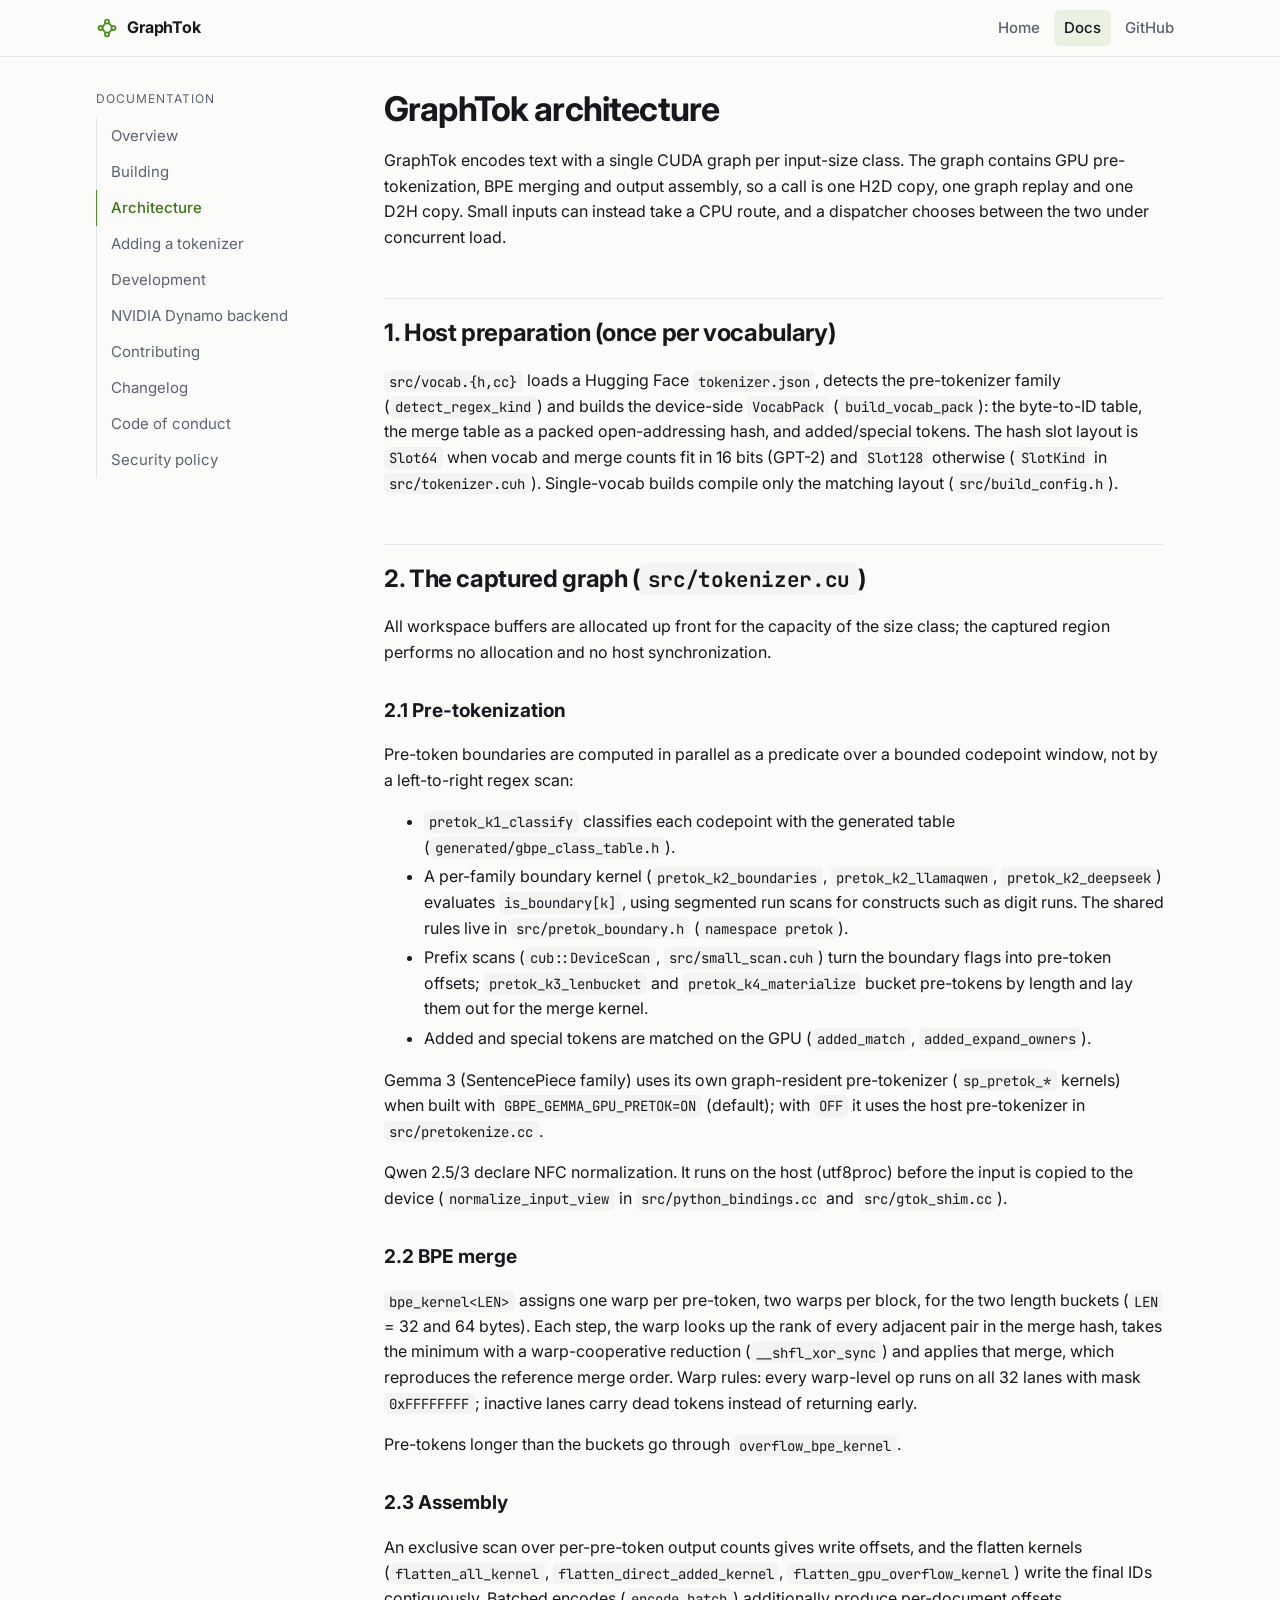
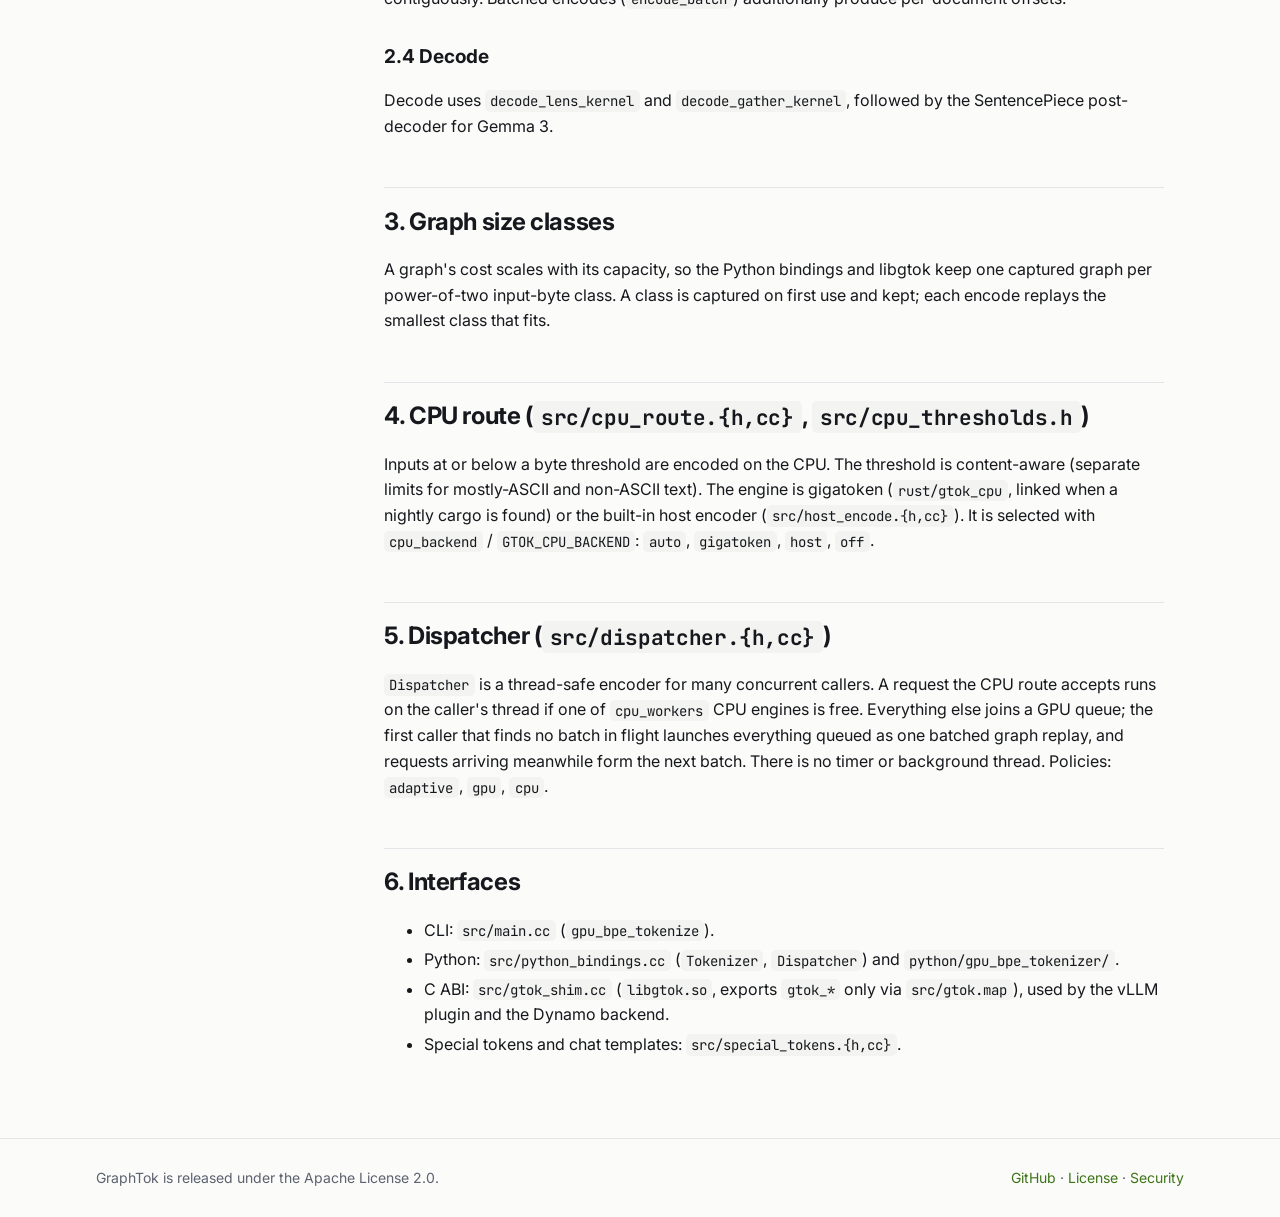
<file: docs/architecture.html>
<!doctype html>
<html lang="en">
<head>
<meta charset="utf-8">
<meta name="viewport" content="width=device-width, initial-scale=1">
<title>Architecture - GraphTok</title>
<meta name="description" content="GraphTok documentation: Architecture">
<link rel="preconnect" href="https://fonts.googleapis.com">
<link rel="stylesheet" href="https://fonts.googleapis.com/css2?family=Inter:wght@400;500;600;700&family=JetBrains+Mono:wght@400;500&display=swap">
<link rel="stylesheet" href="../style.css">
<link rel="stylesheet" href="../pygments.css">
<link rel="icon" href="../favicon.svg" type="image/svg+xml">
</head>
<body class="docs">
<header class="top">
  <div class="wrap">
    <a class="brand" href="../index.html"><svg width="22" height="22" viewBox="0 0 24 24" fill="none" stroke="currentColor" stroke-width="2" stroke-linecap="round" stroke-linejoin="round" aria-hidden="true"><circle cx="5" cy="12" r="2.2"/><circle cx="12" cy="5" r="2.2"/><circle cx="12" cy="19" r="2.2"/><circle cx="19" cy="12" r="2.2"/><path d="M7 11l3.3-4.4M7 13l3.3 4.4M14 6.6L17 10M14 17.4L17 14"/></svg>GraphTok</a>
    <nav>
      <a href="../index.html">Home</a>
      <a href="../docs/index.html" class="active">Docs</a>
      <a href="https://github.com/Msiavashi/GraphTok">GitHub</a>
    </nav>
  </div>
</header>
<div class="wrap docs-layout">
  <aside class="sidebar">
    <p class="side-title">Documentation</p>
    <ul>
      <li><a href="index.html">Overview</a></li>
      <li><a href="build.html">Building</a></li>
      <li><a href="architecture.html" class="active">Architecture</a></li>
      <li><a href="adding-a-tokenizer.html">Adding a tokenizer</a></li>
      <li><a href="development.html">Development</a></li>
      <li><a href="dynamo.html">NVIDIA Dynamo backend</a></li>
      <li><a href="contributing.html">Contributing</a></li>
      <li><a href="changelog.html">Changelog</a></li>
      <li><a href="code-of-conduct.html">Code of conduct</a></li>
      <li><a href="security.html">Security policy</a></li>
    </ul>
  </aside>
  <main class="content">
<h1 id="graphtok-architecture">GraphTok architecture</h1>
<p>GraphTok encodes text with a single CUDA graph per input-size class. The graph
contains GPU pre-tokenization, BPE merging and output assembly, so a call is
one H2D copy, one graph replay and one D2H copy. Small inputs can instead take
a CPU route, and a dispatcher chooses between the two under concurrent load.</p>
<h2 id="1-host-preparation-once-per-vocabulary">1. Host preparation (once per vocabulary)</h2>
<p><code>src/vocab.{h,cc}</code> loads a Hugging Face <code>tokenizer.json</code>, detects the
pre-tokenizer family (<code>detect_regex_kind</code>) and builds the device-side
<code>VocabPack</code> (<code>build_vocab_pack</code>): the byte-to-ID table, the merge table as a
packed open-addressing hash, and added/special tokens. The hash slot layout is
<code>Slot64</code> when vocab and merge counts fit in 16 bits (GPT-2) and <code>Slot128</code>
otherwise (<code>SlotKind</code> in <code>src/tokenizer.cuh</code>). Single-vocab builds compile only
the matching layout (<code>src/build_config.h</code>).</p>
<h2 id="2-the-captured-graph-srctokenizercu">2. The captured graph (<code>src/tokenizer.cu</code>)</h2>
<p>All workspace buffers are allocated up front for the capacity of the size
class; the captured region performs no allocation and no host synchronization.</p>
<h3 id="21-pre-tokenization">2.1 Pre-tokenization</h3>
<p>Pre-token boundaries are computed in parallel as a predicate over a bounded
codepoint window, not by a left-to-right regex scan:</p>
<ul>
<li><code>pretok_k1_classify</code> classifies each codepoint with the generated table
  (<code>generated/gbpe_class_table.h</code>).</li>
<li>A per-family boundary kernel (<code>pretok_k2_boundaries</code>,
  <code>pretok_k2_llamaqwen</code>, <code>pretok_k2_deepseek</code>) evaluates <code>is_boundary[k]</code>,
  using segmented run scans for constructs such as digit runs. The shared
  rules live in <code>src/pretok_boundary.h</code> (<code>namespace pretok</code>).</li>
<li>Prefix scans (<code>cub::DeviceScan</code>, <code>src/small_scan.cuh</code>) turn the boundary
  flags into pre-token offsets; <code>pretok_k3_lenbucket</code> and
  <code>pretok_k4_materialize</code> bucket pre-tokens by length and lay them out for the
  merge kernel.</li>
<li>Added and special tokens are matched on the GPU (<code>added_match</code>,
  <code>added_expand_owners</code>).</li>
</ul>
<p>Gemma 3 (SentencePiece family) uses its own graph-resident pre-tokenizer
(<code>sp_pretok_*</code> kernels) when built with <code>GBPE_GEMMA_GPU_PRETOK=ON</code> (default);
with <code>OFF</code> it uses the host pre-tokenizer in <code>src/pretokenize.cc</code>.</p>
<p>Qwen 2.5/3 declare NFC normalization. It runs on the host (utf8proc) before
the input is copied to the device (<code>normalize_input_view</code> in
<code>src/python_bindings.cc</code> and <code>src/gtok_shim.cc</code>).</p>
<h3 id="22-bpe-merge">2.2 BPE merge</h3>
<p><code>bpe_kernel&lt;LEN&gt;</code> assigns one warp per pre-token, two warps per block, for the
two length buckets (<code>LEN</code> = 32 and 64 bytes). Each step, the warp looks up the
rank of every adjacent pair in the merge hash, takes the minimum with a
warp-cooperative reduction (<code>__shfl_xor_sync</code>) and applies that merge, which
reproduces the reference merge order. Warp rules: every warp-level op runs on
all 32 lanes with mask <code>0xFFFFFFFF</code>; inactive lanes carry dead tokens instead
of returning early.</p>
<p>Pre-tokens longer than the buckets go through <code>overflow_bpe_kernel</code>.</p>
<h3 id="23-assembly">2.3 Assembly</h3>
<p>An exclusive scan over per-pre-token output counts gives write offsets, and
the flatten kernels (<code>flatten_all_kernel</code>, <code>flatten_direct_added_kernel</code>,
<code>flatten_gpu_overflow_kernel</code>) write the final IDs contiguously. Batched
encodes (<code>encode_batch</code>) additionally produce per-document offsets.</p>
<h3 id="24-decode">2.4 Decode</h3>
<p>Decode uses <code>decode_lens_kernel</code> and <code>decode_gather_kernel</code>, followed by the
SentencePiece post-decoder for Gemma 3.</p>
<h2 id="3-graph-size-classes">3. Graph size classes</h2>
<p>A graph's cost scales with its capacity, so the Python bindings and libgtok
keep one captured graph per power-of-two input-byte class. A class is captured
on first use and kept; each encode replays the smallest class that fits.</p>
<h2 id="4-cpu-route-srccpu_routehcc-srccpu_thresholdsh">4. CPU route (<code>src/cpu_route.{h,cc}</code>, <code>src/cpu_thresholds.h</code>)</h2>
<p>Inputs at or below a byte threshold are encoded on the CPU. The threshold is
content-aware (separate limits for mostly-ASCII and non-ASCII text). The engine
is gigatoken (<code>rust/gtok_cpu</code>, linked when a nightly cargo is found) or the
built-in host encoder (<code>src/host_encode.{h,cc}</code>). It is selected with
<code>cpu_backend</code> / <code>GTOK_CPU_BACKEND</code>: <code>auto</code>, <code>gigatoken</code>, <code>host</code>, <code>off</code>.</p>
<h2 id="5-dispatcher-srcdispatcherhcc">5. Dispatcher (<code>src/dispatcher.{h,cc}</code>)</h2>
<p><code>Dispatcher</code> is a thread-safe encoder for many concurrent callers. A request
the CPU route accepts runs on the caller's thread if one of <code>cpu_workers</code> CPU
engines is free. Everything else joins a GPU queue; the first caller that finds
no batch in flight launches everything queued as one batched graph replay, and
requests arriving meanwhile form the next batch. There is no timer or
background thread. Policies: <code>adaptive</code>, <code>gpu</code>, <code>cpu</code>.</p>
<h2 id="6-interfaces">6. Interfaces</h2>
<ul>
<li>CLI: <code>src/main.cc</code> (<code>gpu_bpe_tokenize</code>).</li>
<li>Python: <code>src/python_bindings.cc</code> (<code>Tokenizer</code>, <code>Dispatcher</code>) and
  <code>python/gpu_bpe_tokenizer/</code>.</li>
<li>C ABI: <code>src/gtok_shim.cc</code> (<code>libgtok.so</code>, exports <code>gtok_*</code> only via
  <code>src/gtok.map</code>), used by the vLLM plugin and the Dynamo backend.</li>
<li>Special tokens and chat templates: <code>src/special_tokens.{h,cc}</code>.</li>
</ul>
  </main>
</div>
<footer class="foot">
  <div class="wrap">
    <span>GraphTok is released under the Apache License 2.0.</span>
    <span><a href="https://github.com/Msiavashi/GraphTok">GitHub</a> &middot; <a href="https://github.com/Msiavashi/GraphTok/blob/main/LICENSE">License</a> &middot; <a href="../docs/security.html">Security</a></span>
  </div>
</footer>
</body>
</html>
</file>
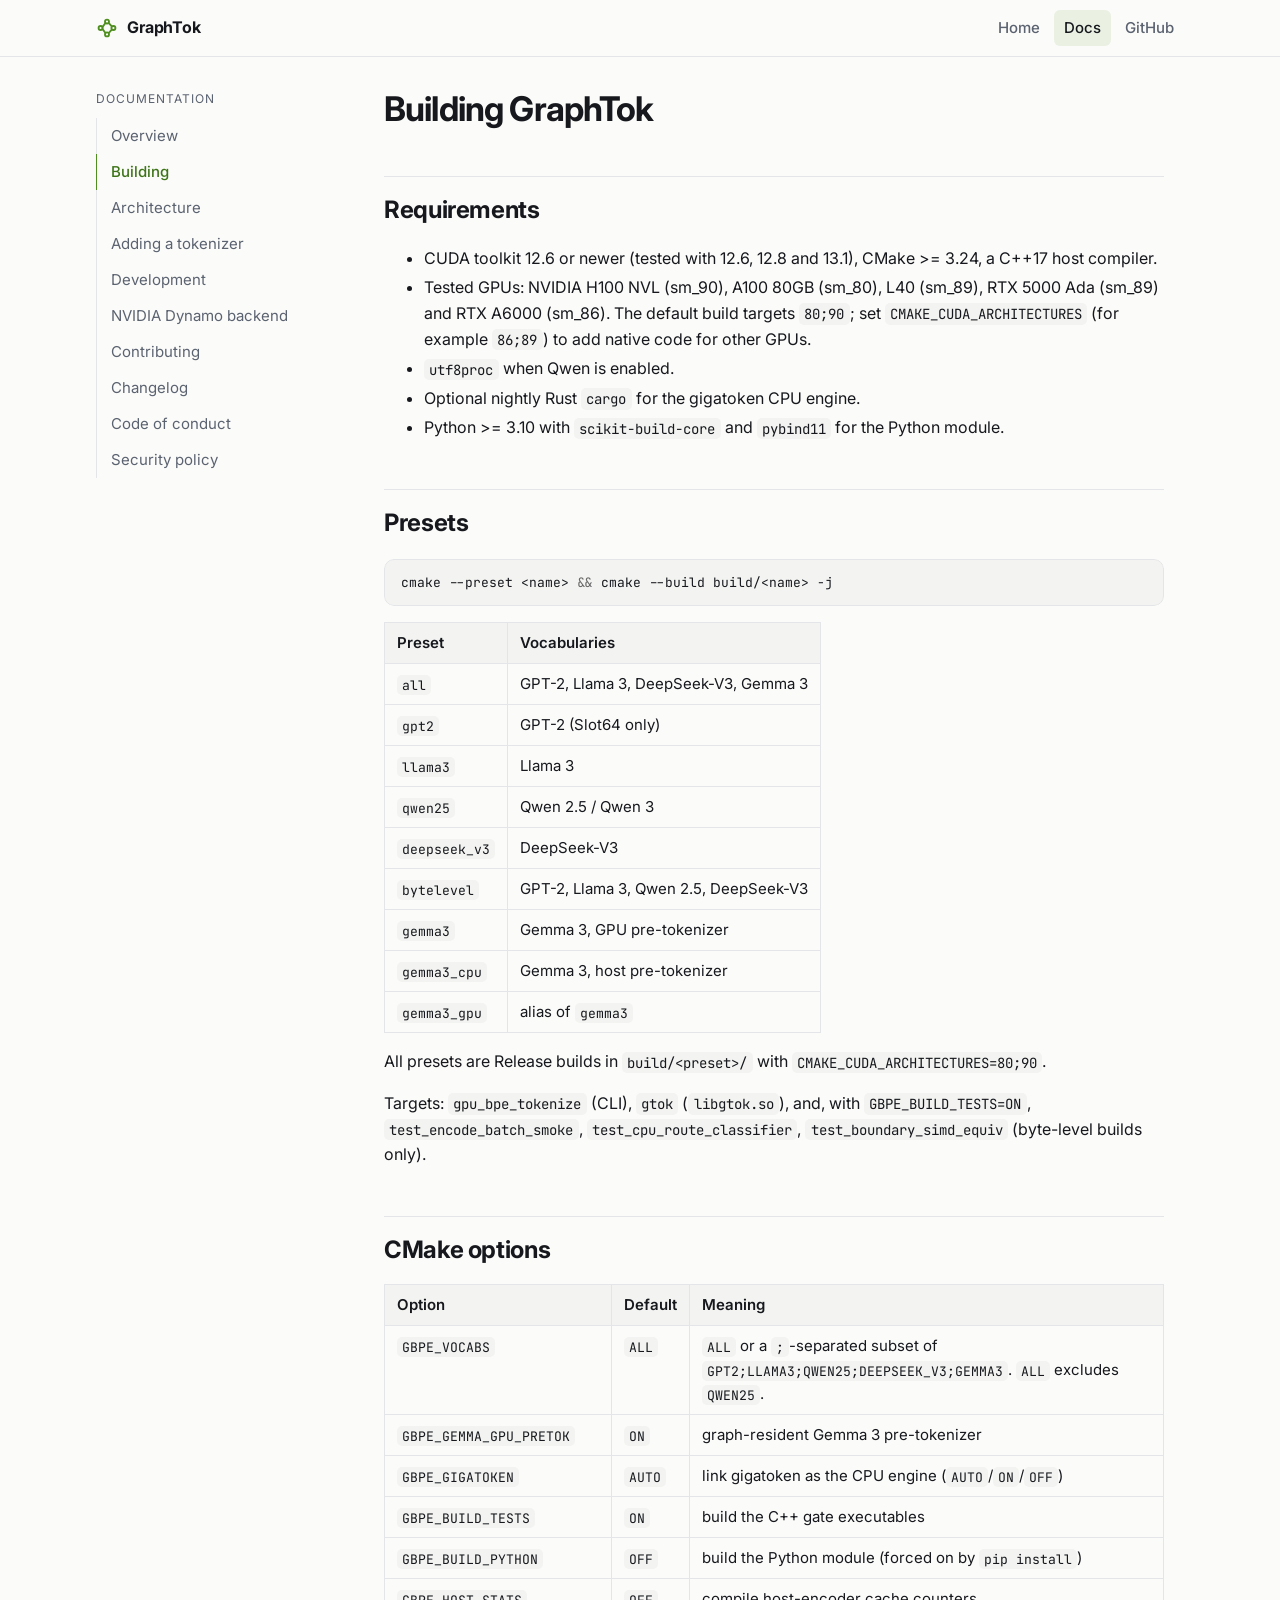
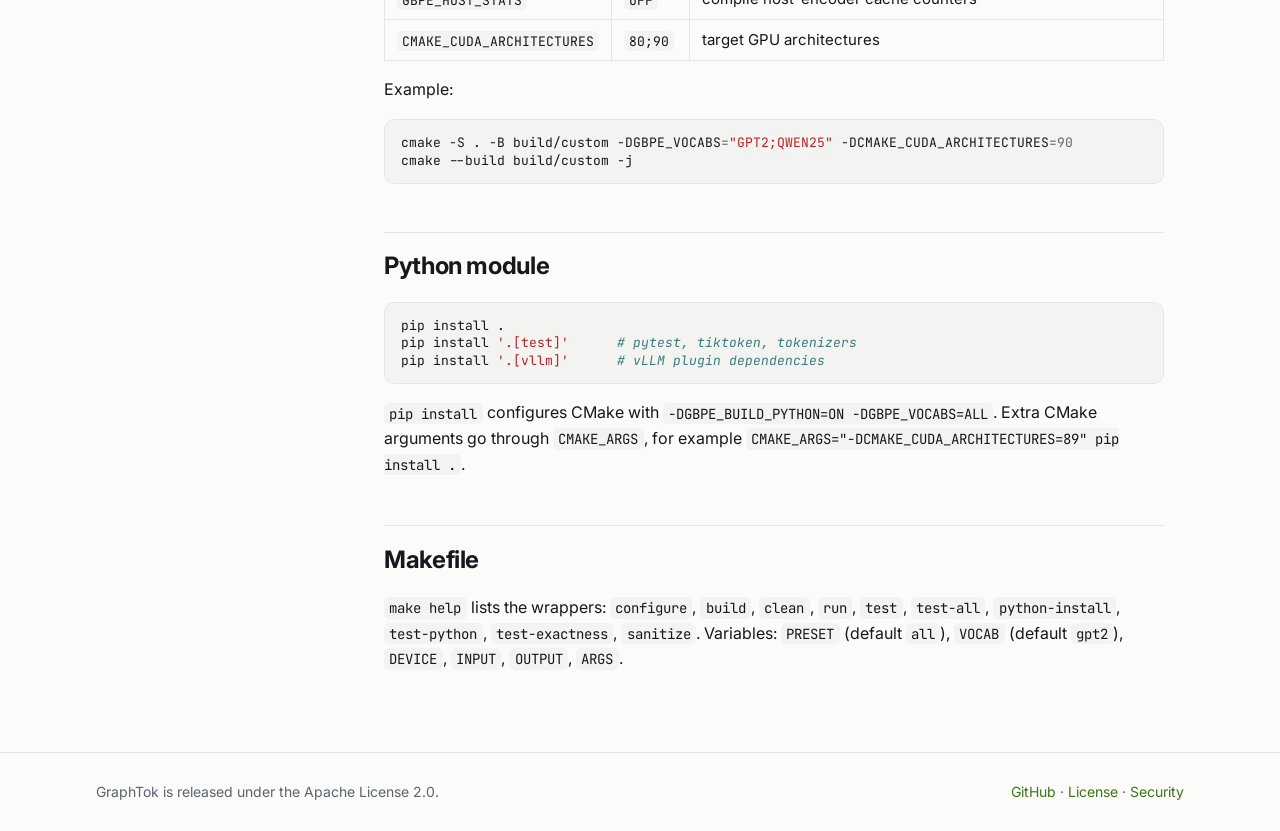
<file: docs/build.html>
<!doctype html>
<html lang="en">
<head>
<meta charset="utf-8">
<meta name="viewport" content="width=device-width, initial-scale=1">
<title>Building - GraphTok</title>
<meta name="description" content="GraphTok documentation: Building">
<link rel="preconnect" href="https://fonts.googleapis.com">
<link rel="stylesheet" href="https://fonts.googleapis.com/css2?family=Inter:wght@400;500;600;700&family=JetBrains+Mono:wght@400;500&display=swap">
<link rel="stylesheet" href="../style.css">
<link rel="stylesheet" href="../pygments.css">
<link rel="icon" href="../favicon.svg" type="image/svg+xml">
</head>
<body class="docs">
<header class="top">
  <div class="wrap">
    <a class="brand" href="../index.html"><svg width="22" height="22" viewBox="0 0 24 24" fill="none" stroke="currentColor" stroke-width="2" stroke-linecap="round" stroke-linejoin="round" aria-hidden="true"><circle cx="5" cy="12" r="2.2"/><circle cx="12" cy="5" r="2.2"/><circle cx="12" cy="19" r="2.2"/><circle cx="19" cy="12" r="2.2"/><path d="M7 11l3.3-4.4M7 13l3.3 4.4M14 6.6L17 10M14 17.4L17 14"/></svg>GraphTok</a>
    <nav>
      <a href="../index.html">Home</a>
      <a href="../docs/index.html" class="active">Docs</a>
      <a href="https://github.com/Msiavashi/GraphTok">GitHub</a>
    </nav>
  </div>
</header>
<div class="wrap docs-layout">
  <aside class="sidebar">
    <p class="side-title">Documentation</p>
    <ul>
      <li><a href="index.html">Overview</a></li>
      <li><a href="build.html" class="active">Building</a></li>
      <li><a href="architecture.html">Architecture</a></li>
      <li><a href="adding-a-tokenizer.html">Adding a tokenizer</a></li>
      <li><a href="development.html">Development</a></li>
      <li><a href="dynamo.html">NVIDIA Dynamo backend</a></li>
      <li><a href="contributing.html">Contributing</a></li>
      <li><a href="changelog.html">Changelog</a></li>
      <li><a href="code-of-conduct.html">Code of conduct</a></li>
      <li><a href="security.html">Security policy</a></li>
    </ul>
  </aside>
  <main class="content">
<h1 id="building-graphtok">Building GraphTok</h1>
<h2 id="requirements">Requirements</h2>
<ul>
<li>CUDA toolkit 12.6 or newer (tested with 12.6, 12.8 and 13.1), CMake &gt;= 3.24, a C++17 host compiler.</li>
<li>Tested GPUs: NVIDIA H100 NVL (sm_90), A100 80GB (sm_80), L40 (sm_89), RTX 5000 Ada (sm_89) and RTX A6000 (sm_86). The default build targets <code>80;90</code>; set <code>CMAKE_CUDA_ARCHITECTURES</code> (for example <code>86;89</code>) to add native code for other GPUs.</li>
<li><code>utf8proc</code> when Qwen is enabled.</li>
<li>Optional nightly Rust <code>cargo</code> for the gigatoken CPU engine.</li>
<li>Python &gt;= 3.10 with <code>scikit-build-core</code> and <code>pybind11</code> for the Python module.</li>
</ul>
<h2 id="presets">Presets</h2>
<div class="highlight"><pre><span></span><code>cmake<span class="w"> </span>--preset<span class="w"> </span>&lt;name&gt;<span class="w"> </span><span class="o">&amp;&amp;</span><span class="w"> </span>cmake<span class="w"> </span>--build<span class="w"> </span>build/&lt;name&gt;<span class="w"> </span>-j
</code></pre></div>

<table>
<thead>
<tr>
<th>Preset</th>
<th>Vocabularies</th>
</tr>
</thead>
<tbody>
<tr>
<td><code>all</code></td>
<td>GPT-2, Llama 3, DeepSeek-V3, Gemma 3</td>
</tr>
<tr>
<td><code>gpt2</code></td>
<td>GPT-2 (Slot64 only)</td>
</tr>
<tr>
<td><code>llama3</code></td>
<td>Llama 3</td>
</tr>
<tr>
<td><code>qwen25</code></td>
<td>Qwen 2.5 / Qwen 3</td>
</tr>
<tr>
<td><code>deepseek_v3</code></td>
<td>DeepSeek-V3</td>
</tr>
<tr>
<td><code>bytelevel</code></td>
<td>GPT-2, Llama 3, Qwen 2.5, DeepSeek-V3</td>
</tr>
<tr>
<td><code>gemma3</code></td>
<td>Gemma 3, GPU pre-tokenizer</td>
</tr>
<tr>
<td><code>gemma3_cpu</code></td>
<td>Gemma 3, host pre-tokenizer</td>
</tr>
<tr>
<td><code>gemma3_gpu</code></td>
<td>alias of <code>gemma3</code></td>
</tr>
</tbody>
</table>
<p>All presets are Release builds in <code>build/&lt;preset&gt;/</code> with
<code>CMAKE_CUDA_ARCHITECTURES=80;90</code>.</p>
<p>Targets: <code>gpu_bpe_tokenize</code> (CLI), <code>gtok</code> (<code>libgtok.so</code>), and, with
<code>GBPE_BUILD_TESTS=ON</code>, <code>test_encode_batch_smoke</code>, <code>test_cpu_route_classifier</code>,
<code>test_boundary_simd_equiv</code> (byte-level builds only).</p>
<h2 id="cmake-options">CMake options</h2>
<table>
<thead>
<tr>
<th>Option</th>
<th>Default</th>
<th>Meaning</th>
</tr>
</thead>
<tbody>
<tr>
<td><code>GBPE_VOCABS</code></td>
<td><code>ALL</code></td>
<td><code>ALL</code> or a <code>;</code>-separated subset of <code>GPT2;LLAMA3;QWEN25;DEEPSEEK_V3;GEMMA3</code>. <code>ALL</code> excludes <code>QWEN25</code>.</td>
</tr>
<tr>
<td><code>GBPE_GEMMA_GPU_PRETOK</code></td>
<td><code>ON</code></td>
<td>graph-resident Gemma 3 pre-tokenizer</td>
</tr>
<tr>
<td><code>GBPE_GIGATOKEN</code></td>
<td><code>AUTO</code></td>
<td>link gigatoken as the CPU engine (<code>AUTO</code>/<code>ON</code>/<code>OFF</code>)</td>
</tr>
<tr>
<td><code>GBPE_BUILD_TESTS</code></td>
<td><code>ON</code></td>
<td>build the C++ gate executables</td>
</tr>
<tr>
<td><code>GBPE_BUILD_PYTHON</code></td>
<td><code>OFF</code></td>
<td>build the Python module (forced on by <code>pip install</code>)</td>
</tr>
<tr>
<td><code>GBPE_HOST_STATS</code></td>
<td><code>OFF</code></td>
<td>compile host-encoder cache counters</td>
</tr>
<tr>
<td><code>CMAKE_CUDA_ARCHITECTURES</code></td>
<td><code>80;90</code></td>
<td>target GPU architectures</td>
</tr>
</tbody>
</table>
<p>Example:</p>
<div class="highlight"><pre><span></span><code>cmake<span class="w"> </span>-S<span class="w"> </span>.<span class="w"> </span>-B<span class="w"> </span>build/custom<span class="w"> </span>-DGBPE_VOCABS<span class="o">=</span><span class="s2">"GPT2;QWEN25"</span><span class="w"> </span>-DCMAKE_CUDA_ARCHITECTURES<span class="o">=</span><span class="m">90</span>
cmake<span class="w"> </span>--build<span class="w"> </span>build/custom<span class="w"> </span>-j
</code></pre></div>

<h2 id="python-module">Python module</h2>
<div class="highlight"><pre><span></span><code>pip<span class="w"> </span>install<span class="w"> </span>.
pip<span class="w"> </span>install<span class="w"> </span><span class="s1">'.[test]'</span><span class="w">      </span><span class="c1"># pytest, tiktoken, tokenizers</span>
pip<span class="w"> </span>install<span class="w"> </span><span class="s1">'.[vllm]'</span><span class="w">      </span><span class="c1"># vLLM plugin dependencies</span>
</code></pre></div>

<p><code>pip install</code> configures CMake with <code>-DGBPE_BUILD_PYTHON=ON -DGBPE_VOCABS=ALL</code>.
Extra CMake arguments go through <code>CMAKE_ARGS</code>, for example
<code>CMAKE_ARGS="-DCMAKE_CUDA_ARCHITECTURES=89" pip install .</code>.</p>
<h2 id="makefile">Makefile</h2>
<p><code>make help</code> lists the wrappers: <code>configure</code>, <code>build</code>, <code>clean</code>, <code>run</code>, <code>test</code>,
<code>test-all</code>, <code>python-install</code>, <code>test-python</code>, <code>test-exactness</code>, <code>sanitize</code>.
Variables: <code>PRESET</code> (default <code>all</code>), <code>VOCAB</code> (default <code>gpt2</code>), <code>DEVICE</code>,
<code>INPUT</code>, <code>OUTPUT</code>, <code>ARGS</code>.</p>
  </main>
</div>
<footer class="foot">
  <div class="wrap">
    <span>GraphTok is released under the Apache License 2.0.</span>
    <span><a href="https://github.com/Msiavashi/GraphTok">GitHub</a> &middot; <a href="https://github.com/Msiavashi/GraphTok/blob/main/LICENSE">License</a> &middot; <a href="../docs/security.html">Security</a></span>
  </div>
</footer>
</body>
</html>
</file>
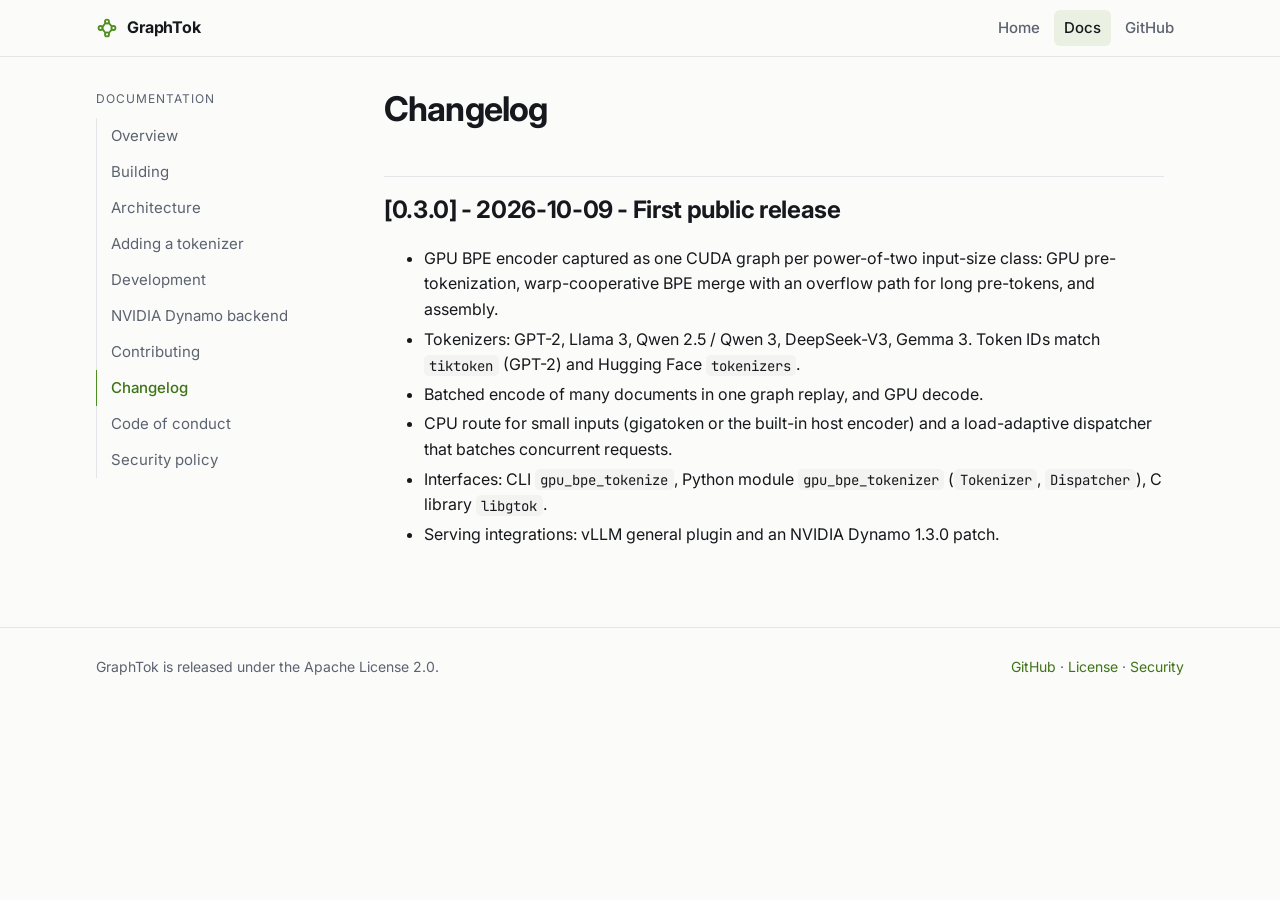
<file: docs/changelog.html>
<!doctype html>
<html lang="en">
<head>
<meta charset="utf-8">
<meta name="viewport" content="width=device-width, initial-scale=1">
<title>Changelog - GraphTok</title>
<meta name="description" content="GraphTok documentation: Changelog">
<link rel="preconnect" href="https://fonts.googleapis.com">
<link rel="stylesheet" href="https://fonts.googleapis.com/css2?family=Inter:wght@400;500;600;700&family=JetBrains+Mono:wght@400;500&display=swap">
<link rel="stylesheet" href="../style.css">
<link rel="stylesheet" href="../pygments.css">
<link rel="icon" href="../favicon.svg" type="image/svg+xml">
</head>
<body class="docs">
<header class="top">
  <div class="wrap">
    <a class="brand" href="../index.html"><svg width="22" height="22" viewBox="0 0 24 24" fill="none" stroke="currentColor" stroke-width="2" stroke-linecap="round" stroke-linejoin="round" aria-hidden="true"><circle cx="5" cy="12" r="2.2"/><circle cx="12" cy="5" r="2.2"/><circle cx="12" cy="19" r="2.2"/><circle cx="19" cy="12" r="2.2"/><path d="M7 11l3.3-4.4M7 13l3.3 4.4M14 6.6L17 10M14 17.4L17 14"/></svg>GraphTok</a>
    <nav>
      <a href="../index.html">Home</a>
      <a href="../docs/index.html" class="active">Docs</a>
      <a href="https://github.com/Msiavashi/GraphTok">GitHub</a>
    </nav>
  </div>
</header>
<div class="wrap docs-layout">
  <aside class="sidebar">
    <p class="side-title">Documentation</p>
    <ul>
      <li><a href="index.html">Overview</a></li>
      <li><a href="build.html">Building</a></li>
      <li><a href="architecture.html">Architecture</a></li>
      <li><a href="adding-a-tokenizer.html">Adding a tokenizer</a></li>
      <li><a href="development.html">Development</a></li>
      <li><a href="dynamo.html">NVIDIA Dynamo backend</a></li>
      <li><a href="contributing.html">Contributing</a></li>
      <li><a href="changelog.html" class="active">Changelog</a></li>
      <li><a href="code-of-conduct.html">Code of conduct</a></li>
      <li><a href="security.html">Security policy</a></li>
    </ul>
  </aside>
  <main class="content">
<h1 id="changelog">Changelog</h1>
<h2 id="030-2026-10-09-first-public-release">[0.3.0] - 2026-10-09 - First public release</h2>
<ul>
<li>GPU BPE encoder captured as one CUDA graph per power-of-two input-size
  class: GPU pre-tokenization, warp-cooperative BPE merge with an overflow
  path for long pre-tokens, and assembly.</li>
<li>Tokenizers: GPT-2, Llama 3, Qwen 2.5 / Qwen 3, DeepSeek-V3, Gemma 3.
  Token IDs match <code>tiktoken</code> (GPT-2) and Hugging Face <code>tokenizers</code>.</li>
<li>Batched encode of many documents in one graph replay, and GPU decode.</li>
<li>CPU route for small inputs (gigatoken or the built-in host encoder) and a
  load-adaptive dispatcher that batches concurrent requests.</li>
<li>Interfaces: CLI <code>gpu_bpe_tokenize</code>, Python module <code>gpu_bpe_tokenizer</code>
  (<code>Tokenizer</code>, <code>Dispatcher</code>), C library <code>libgtok</code>.</li>
<li>Serving integrations: vLLM general plugin and an NVIDIA Dynamo 1.3.0 patch.</li>
</ul>
  </main>
</div>
<footer class="foot">
  <div class="wrap">
    <span>GraphTok is released under the Apache License 2.0.</span>
    <span><a href="https://github.com/Msiavashi/GraphTok">GitHub</a> &middot; <a href="https://github.com/Msiavashi/GraphTok/blob/main/LICENSE">License</a> &middot; <a href="../docs/security.html">Security</a></span>
  </div>
</footer>
</body>
</html>
</file>
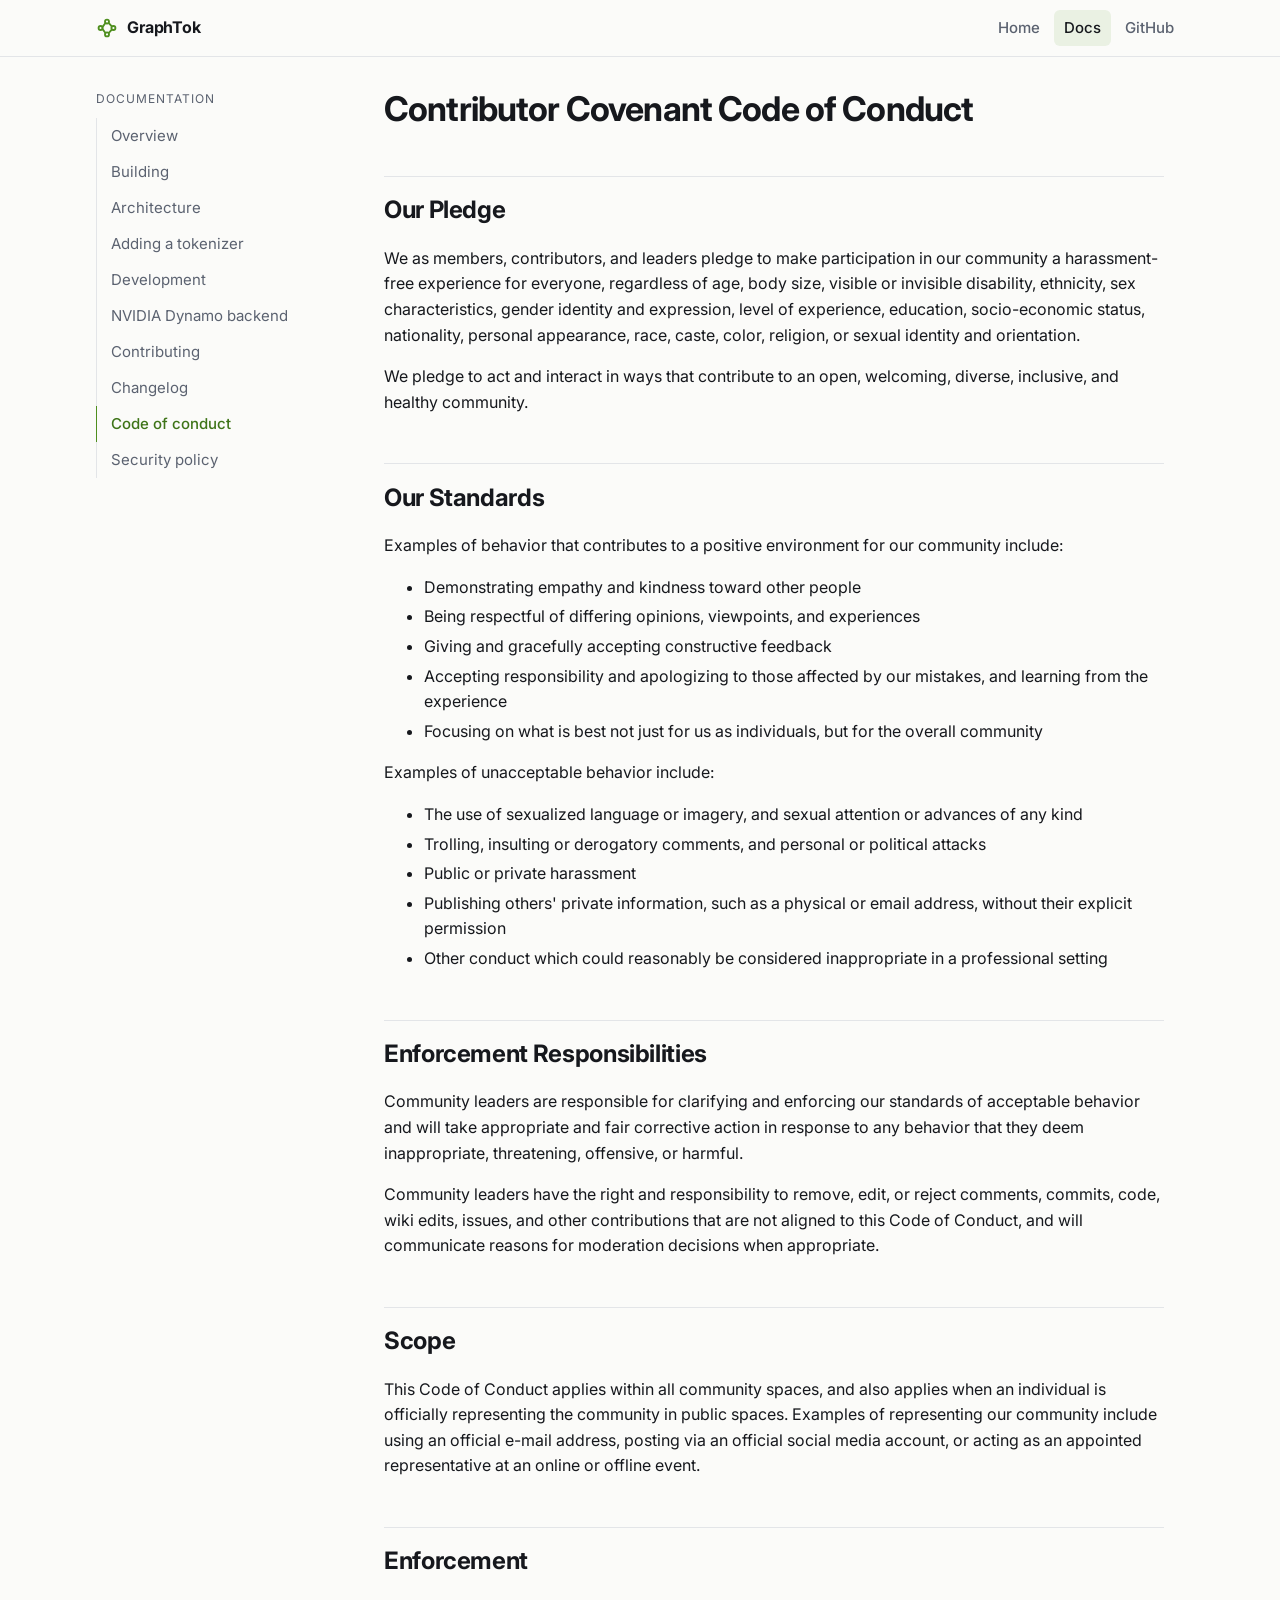
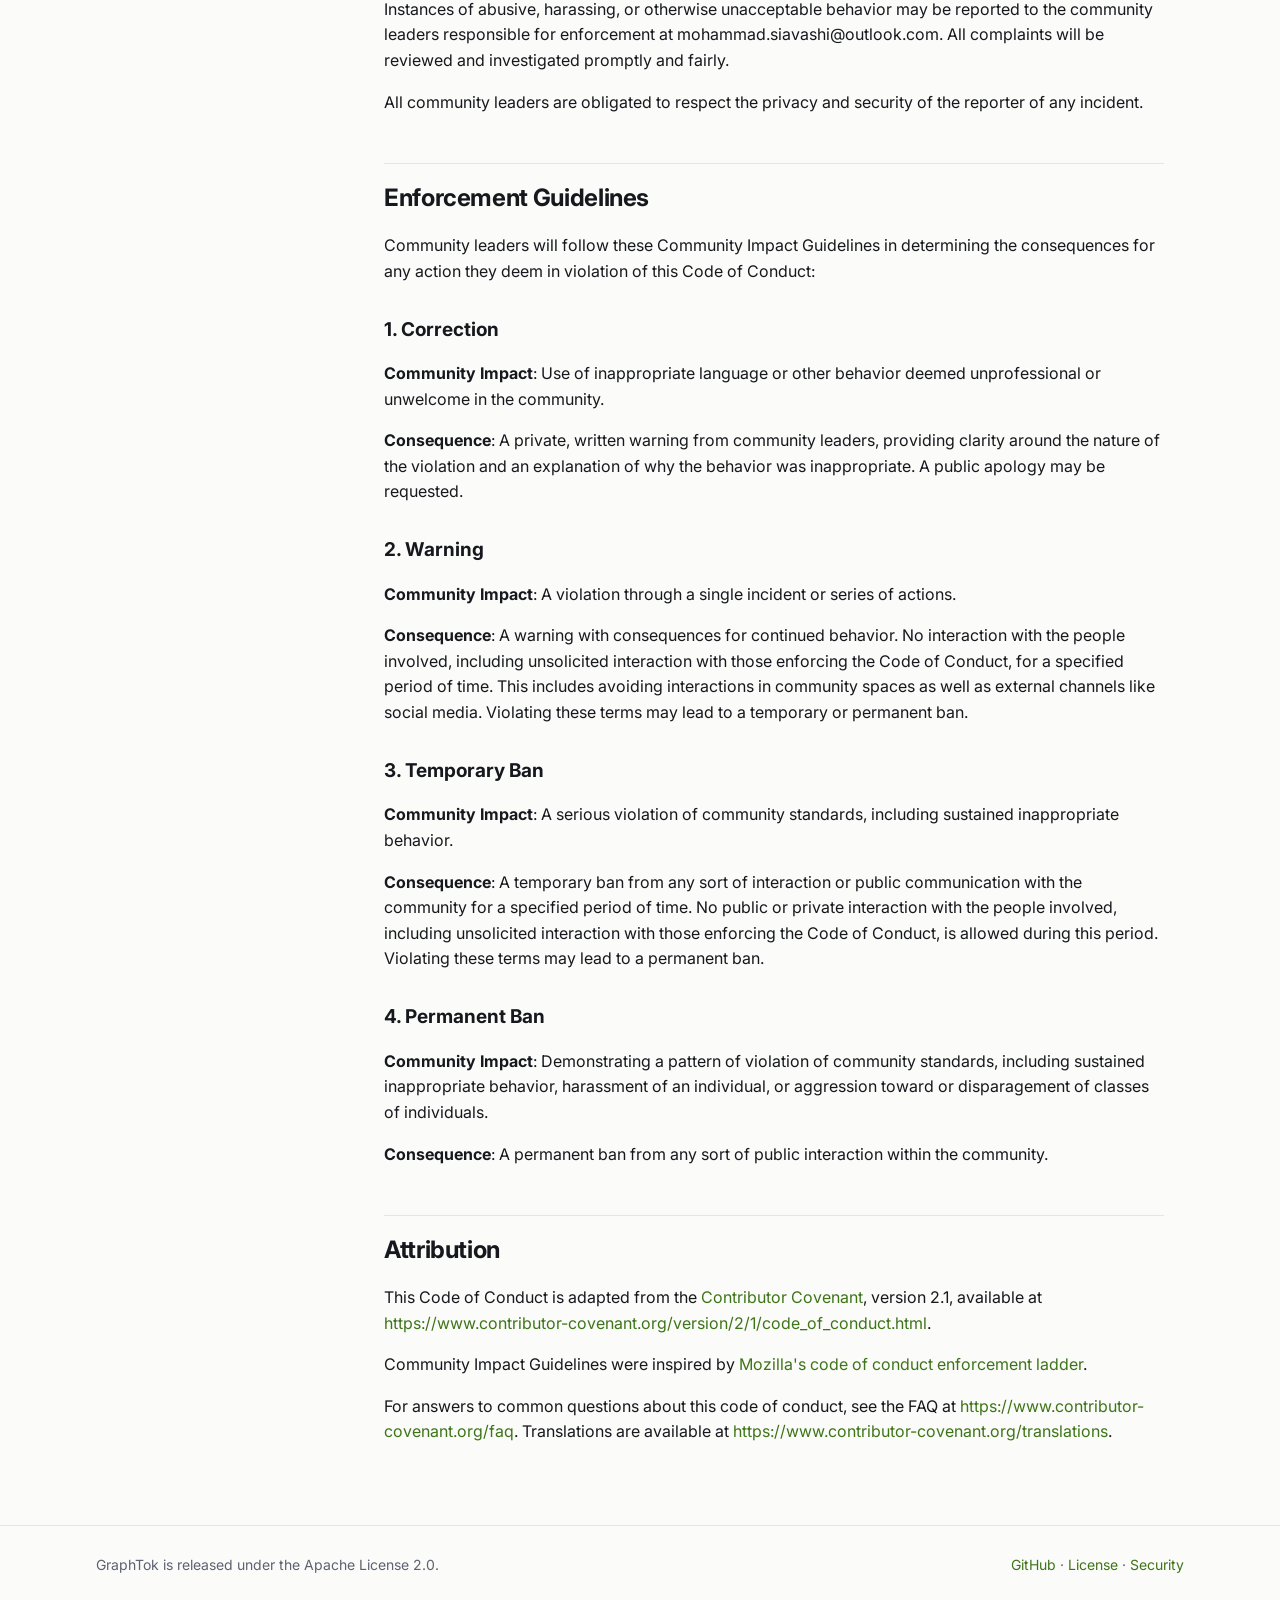
<file: docs/code-of-conduct.html>
<!doctype html>
<html lang="en">
<head>
<meta charset="utf-8">
<meta name="viewport" content="width=device-width, initial-scale=1">
<title>Code of conduct - GraphTok</title>
<meta name="description" content="GraphTok documentation: Code of conduct">
<link rel="preconnect" href="https://fonts.googleapis.com">
<link rel="stylesheet" href="https://fonts.googleapis.com/css2?family=Inter:wght@400;500;600;700&family=JetBrains+Mono:wght@400;500&display=swap">
<link rel="stylesheet" href="../style.css">
<link rel="stylesheet" href="../pygments.css">
<link rel="icon" href="../favicon.svg" type="image/svg+xml">
</head>
<body class="docs">
<header class="top">
  <div class="wrap">
    <a class="brand" href="../index.html"><svg width="22" height="22" viewBox="0 0 24 24" fill="none" stroke="currentColor" stroke-width="2" stroke-linecap="round" stroke-linejoin="round" aria-hidden="true"><circle cx="5" cy="12" r="2.2"/><circle cx="12" cy="5" r="2.2"/><circle cx="12" cy="19" r="2.2"/><circle cx="19" cy="12" r="2.2"/><path d="M7 11l3.3-4.4M7 13l3.3 4.4M14 6.6L17 10M14 17.4L17 14"/></svg>GraphTok</a>
    <nav>
      <a href="../index.html">Home</a>
      <a href="../docs/index.html" class="active">Docs</a>
      <a href="https://github.com/Msiavashi/GraphTok">GitHub</a>
    </nav>
  </div>
</header>
<div class="wrap docs-layout">
  <aside class="sidebar">
    <p class="side-title">Documentation</p>
    <ul>
      <li><a href="index.html">Overview</a></li>
      <li><a href="build.html">Building</a></li>
      <li><a href="architecture.html">Architecture</a></li>
      <li><a href="adding-a-tokenizer.html">Adding a tokenizer</a></li>
      <li><a href="development.html">Development</a></li>
      <li><a href="dynamo.html">NVIDIA Dynamo backend</a></li>
      <li><a href="contributing.html">Contributing</a></li>
      <li><a href="changelog.html">Changelog</a></li>
      <li><a href="code-of-conduct.html" class="active">Code of conduct</a></li>
      <li><a href="security.html">Security policy</a></li>
    </ul>
  </aside>
  <main class="content">
<h1 id="contributor-covenant-code-of-conduct">Contributor Covenant Code of Conduct</h1>
<h2 id="our-pledge">Our Pledge</h2>
<p>We as members, contributors, and leaders pledge to make participation in our community a harassment-free experience for everyone, regardless of age, body size, visible or invisible disability, ethnicity, sex characteristics, gender identity and expression, level of experience, education, socio-economic status, nationality, personal appearance, race, caste, color, religion, or sexual identity and orientation.</p>
<p>We pledge to act and interact in ways that contribute to an open, welcoming, diverse, inclusive, and healthy community.</p>
<h2 id="our-standards">Our Standards</h2>
<p>Examples of behavior that contributes to a positive environment for our community include:</p>
<ul>
<li>Demonstrating empathy and kindness toward other people</li>
<li>Being respectful of differing opinions, viewpoints, and experiences</li>
<li>Giving and gracefully accepting constructive feedback</li>
<li>Accepting responsibility and apologizing to those affected by our mistakes, and learning from the experience</li>
<li>Focusing on what is best not just for us as individuals, but for the overall community</li>
</ul>
<p>Examples of unacceptable behavior include:</p>
<ul>
<li>The use of sexualized language or imagery, and sexual attention or advances of any kind</li>
<li>Trolling, insulting or derogatory comments, and personal or political attacks</li>
<li>Public or private harassment</li>
<li>Publishing others' private information, such as a physical or email address, without their explicit permission</li>
<li>Other conduct which could reasonably be considered inappropriate in a professional setting</li>
</ul>
<h2 id="enforcement-responsibilities">Enforcement Responsibilities</h2>
<p>Community leaders are responsible for clarifying and enforcing our standards of acceptable behavior and will take appropriate and fair corrective action in response to any behavior that they deem inappropriate, threatening, offensive, or harmful.</p>
<p>Community leaders have the right and responsibility to remove, edit, or reject comments, commits, code, wiki edits, issues, and other contributions that are not aligned to this Code of Conduct, and will communicate reasons for moderation decisions when appropriate.</p>
<h2 id="scope">Scope</h2>
<p>This Code of Conduct applies within all community spaces, and also applies when an individual is officially representing the community in public spaces. Examples of representing our community include using an official e-mail address, posting via an official social media account, or acting as an appointed representative at an online or offline event.</p>
<h2 id="enforcement">Enforcement</h2>
<p>Instances of abusive, harassing, or otherwise unacceptable behavior may be reported to the community leaders responsible for enforcement at mohammad.siavashi@outlook.com. All complaints will be reviewed and investigated promptly and fairly.</p>
<p>All community leaders are obligated to respect the privacy and security of the reporter of any incident.</p>
<h2 id="enforcement-guidelines">Enforcement Guidelines</h2>
<p>Community leaders will follow these Community Impact Guidelines in determining the consequences for any action they deem in violation of this Code of Conduct:</p>
<h3 id="1-correction">1. Correction</h3>
<p><strong>Community Impact</strong>: Use of inappropriate language or other behavior deemed unprofessional or unwelcome in the community.</p>
<p><strong>Consequence</strong>: A private, written warning from community leaders, providing clarity around the nature of the violation and an explanation of why the behavior was inappropriate. A public apology may be requested.</p>
<h3 id="2-warning">2. Warning</h3>
<p><strong>Community Impact</strong>: A violation through a single incident or series of actions.</p>
<p><strong>Consequence</strong>: A warning with consequences for continued behavior. No interaction with the people involved, including unsolicited interaction with those enforcing the Code of Conduct, for a specified period of time. This includes avoiding interactions in community spaces as well as external channels like social media. Violating these terms may lead to a temporary or permanent ban.</p>
<h3 id="3-temporary-ban">3. Temporary Ban</h3>
<p><strong>Community Impact</strong>: A serious violation of community standards, including sustained inappropriate behavior.</p>
<p><strong>Consequence</strong>: A temporary ban from any sort of interaction or public communication with the community for a specified period of time. No public or private interaction with the people involved, including unsolicited interaction with those enforcing the Code of Conduct, is allowed during this period. Violating these terms may lead to a permanent ban.</p>
<h3 id="4-permanent-ban">4. Permanent Ban</h3>
<p><strong>Community Impact</strong>: Demonstrating a pattern of violation of community standards, including sustained inappropriate behavior, harassment of an individual, or aggression toward or disparagement of classes of individuals.</p>
<p><strong>Consequence</strong>: A permanent ban from any sort of public interaction within the community.</p>
<h2 id="attribution">Attribution</h2>
<p>This Code of Conduct is adapted from the <a href="https://www.contributor-covenant.org">Contributor Covenant</a>, version 2.1, available at <a href="https://www.contributor-covenant.org/version/2/1/code_of_conduct.html">https://www.contributor-covenant.org/version/2/1/code_of_conduct.html</a>.</p>
<p>Community Impact Guidelines were inspired by <a href="https://github.com/mozilla/diversity">Mozilla's code of conduct enforcement ladder</a>.</p>
<p>For answers to common questions about this code of conduct, see the FAQ at <a href="https://www.contributor-covenant.org/faq">https://www.contributor-covenant.org/faq</a>. Translations are available at <a href="https://www.contributor-covenant.org/translations">https://www.contributor-covenant.org/translations</a>.</p>
  </main>
</div>
<footer class="foot">
  <div class="wrap">
    <span>GraphTok is released under the Apache License 2.0.</span>
    <span><a href="https://github.com/Msiavashi/GraphTok">GitHub</a> &middot; <a href="https://github.com/Msiavashi/GraphTok/blob/main/LICENSE">License</a> &middot; <a href="../docs/security.html">Security</a></span>
  </div>
</footer>
</body>
</html>
</file>
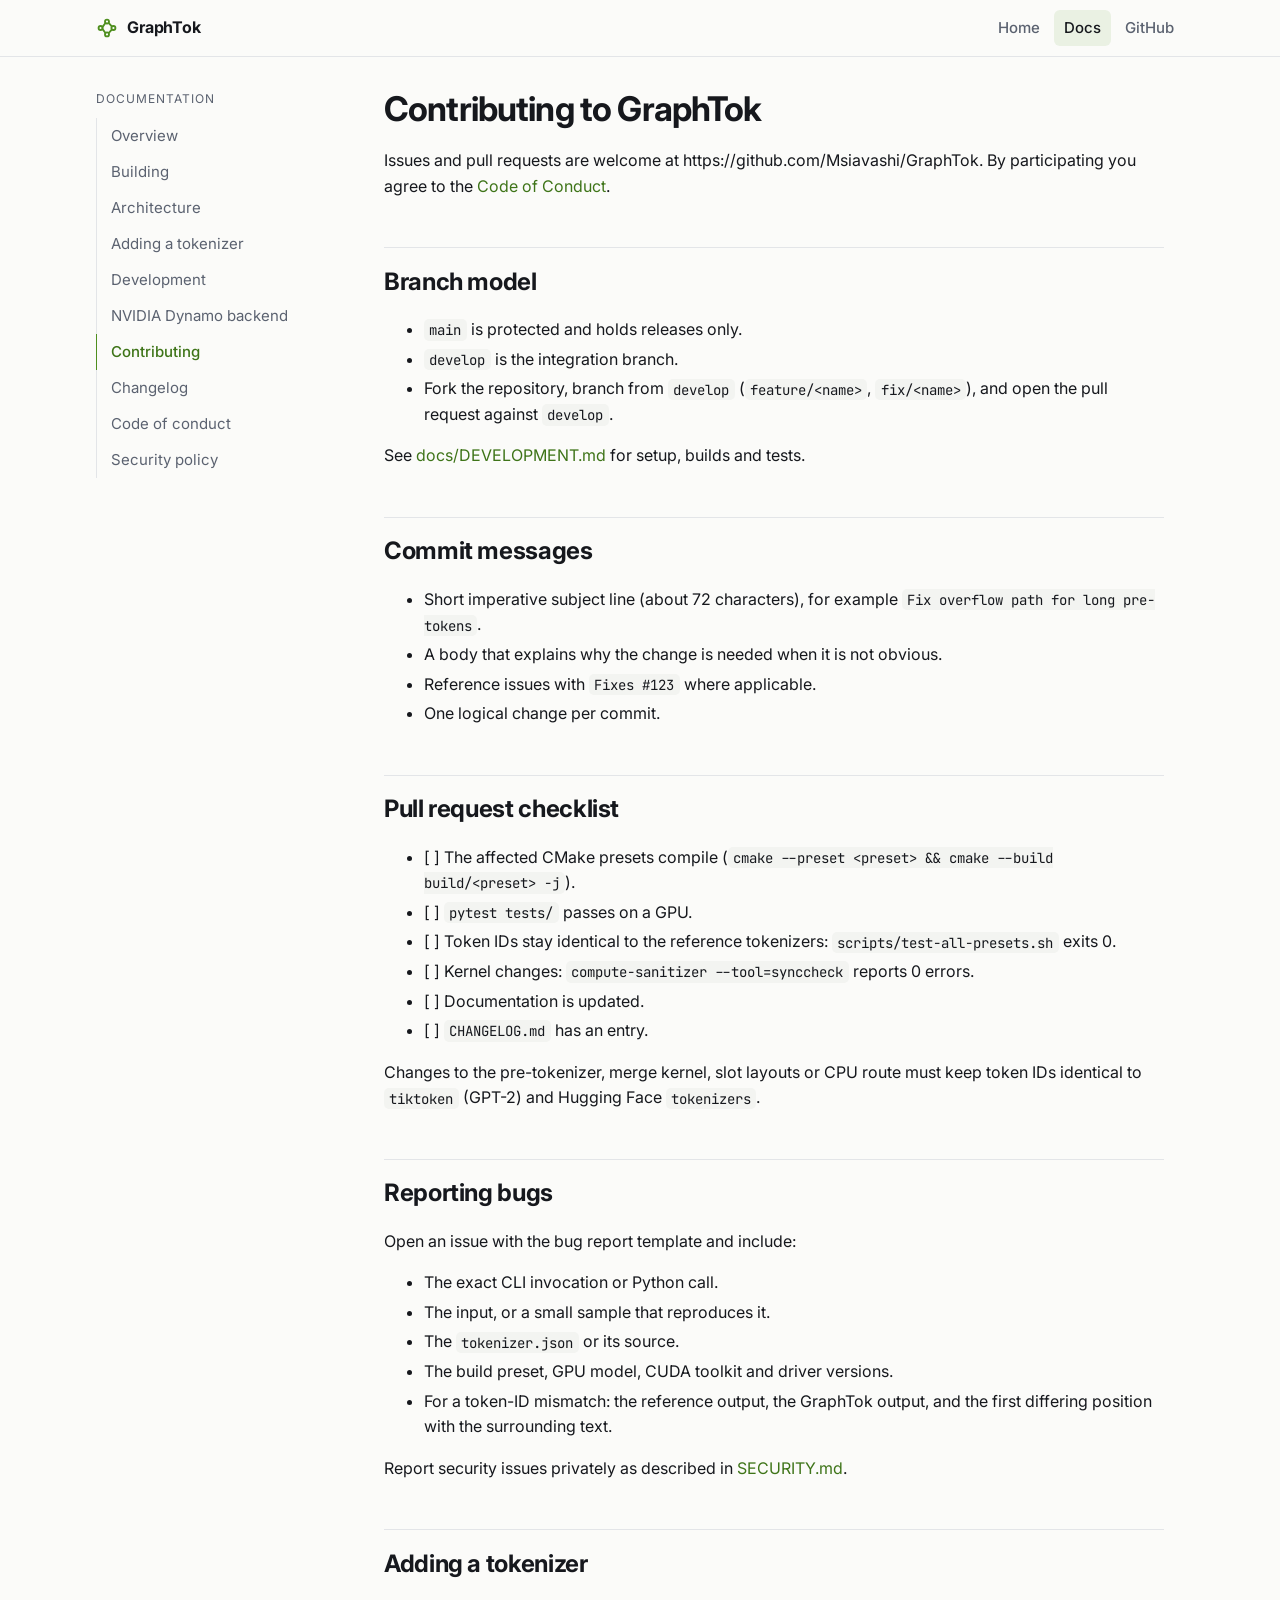
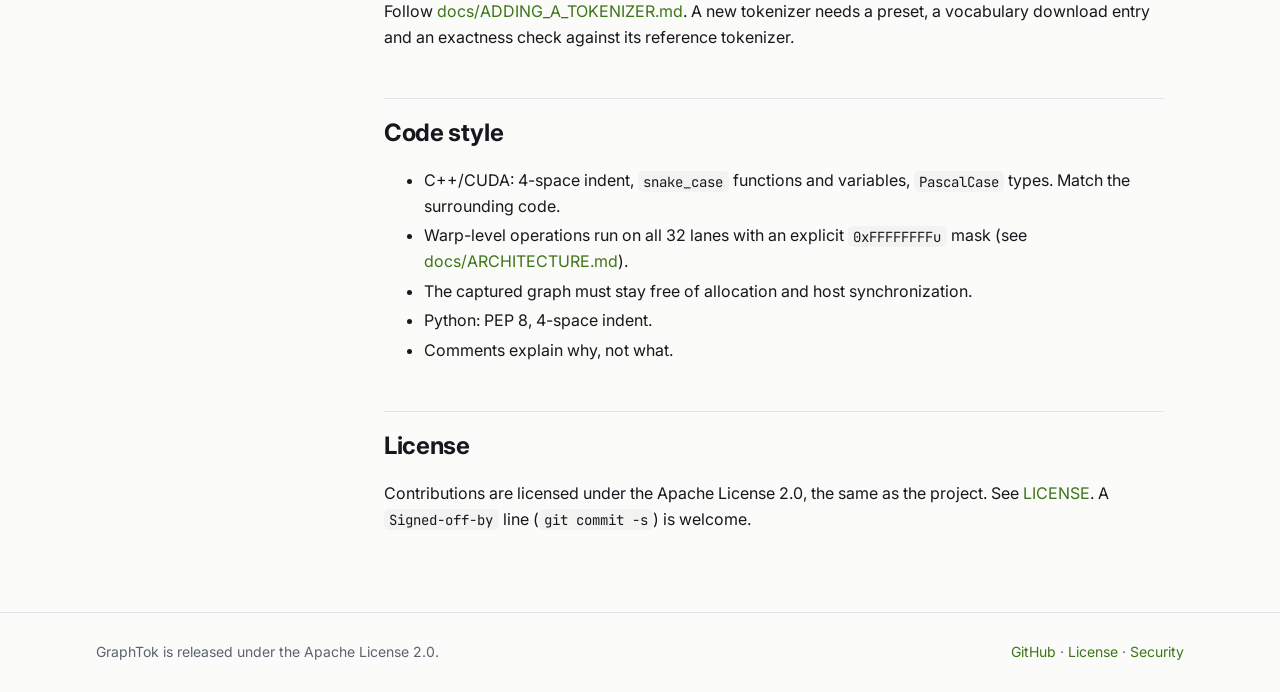
<file: docs/contributing.html>
<!doctype html>
<html lang="en">
<head>
<meta charset="utf-8">
<meta name="viewport" content="width=device-width, initial-scale=1">
<title>Contributing - GraphTok</title>
<meta name="description" content="GraphTok documentation: Contributing">
<link rel="preconnect" href="https://fonts.googleapis.com">
<link rel="stylesheet" href="https://fonts.googleapis.com/css2?family=Inter:wght@400;500;600;700&family=JetBrains+Mono:wght@400;500&display=swap">
<link rel="stylesheet" href="../style.css">
<link rel="stylesheet" href="../pygments.css">
<link rel="icon" href="../favicon.svg" type="image/svg+xml">
</head>
<body class="docs">
<header class="top">
  <div class="wrap">
    <a class="brand" href="../index.html"><svg width="22" height="22" viewBox="0 0 24 24" fill="none" stroke="currentColor" stroke-width="2" stroke-linecap="round" stroke-linejoin="round" aria-hidden="true"><circle cx="5" cy="12" r="2.2"/><circle cx="12" cy="5" r="2.2"/><circle cx="12" cy="19" r="2.2"/><circle cx="19" cy="12" r="2.2"/><path d="M7 11l3.3-4.4M7 13l3.3 4.4M14 6.6L17 10M14 17.4L17 14"/></svg>GraphTok</a>
    <nav>
      <a href="../index.html">Home</a>
      <a href="../docs/index.html" class="active">Docs</a>
      <a href="https://github.com/Msiavashi/GraphTok">GitHub</a>
    </nav>
  </div>
</header>
<div class="wrap docs-layout">
  <aside class="sidebar">
    <p class="side-title">Documentation</p>
    <ul>
      <li><a href="index.html">Overview</a></li>
      <li><a href="build.html">Building</a></li>
      <li><a href="architecture.html">Architecture</a></li>
      <li><a href="adding-a-tokenizer.html">Adding a tokenizer</a></li>
      <li><a href="development.html">Development</a></li>
      <li><a href="dynamo.html">NVIDIA Dynamo backend</a></li>
      <li><a href="contributing.html" class="active">Contributing</a></li>
      <li><a href="changelog.html">Changelog</a></li>
      <li><a href="code-of-conduct.html">Code of conduct</a></li>
      <li><a href="security.html">Security policy</a></li>
    </ul>
  </aside>
  <main class="content">
<h1 id="contributing-to-graphtok">Contributing to GraphTok</h1>
<p>Issues and pull requests are welcome at https://github.com/Msiavashi/GraphTok. By participating you agree to the <a href="code-of-conduct.html">Code of Conduct</a>.</p>
<h2 id="branch-model">Branch model</h2>
<ul>
<li><code>main</code> is protected and holds releases only.</li>
<li><code>develop</code> is the integration branch.</li>
<li>Fork the repository, branch from <code>develop</code> (<code>feature/&lt;name&gt;</code>, <code>fix/&lt;name&gt;</code>), and open the pull request against <code>develop</code>.</li>
</ul>
<p>See <a href="development.html">docs/DEVELOPMENT.md</a> for setup, builds and tests.</p>
<h2 id="commit-messages">Commit messages</h2>
<ul>
<li>Short imperative subject line (about 72 characters), for example <code>Fix overflow path for long pre-tokens</code>.</li>
<li>A body that explains why the change is needed when it is not obvious.</li>
<li>Reference issues with <code>Fixes #123</code> where applicable.</li>
<li>One logical change per commit.</li>
</ul>
<h2 id="pull-request-checklist">Pull request checklist</h2>
<ul>
<li>[ ] The affected CMake presets compile (<code>cmake --preset &lt;preset&gt; &amp;&amp; cmake --build build/&lt;preset&gt; -j</code>).</li>
<li>[ ] <code>pytest tests/</code> passes on a GPU.</li>
<li>[ ] Token IDs stay identical to the reference tokenizers: <code>scripts/test-all-presets.sh</code> exits 0.</li>
<li>[ ] Kernel changes: <code>compute-sanitizer --tool=synccheck</code> reports 0 errors.</li>
<li>[ ] Documentation is updated.</li>
<li>[ ] <code>CHANGELOG.md</code> has an entry.</li>
</ul>
<p>Changes to the pre-tokenizer, merge kernel, slot layouts or CPU route must keep token IDs identical to <code>tiktoken</code> (GPT-2) and Hugging Face <code>tokenizers</code>.</p>
<h2 id="reporting-bugs">Reporting bugs</h2>
<p>Open an issue with the bug report template and include:</p>
<ul>
<li>The exact CLI invocation or Python call.</li>
<li>The input, or a small sample that reproduces it.</li>
<li>The <code>tokenizer.json</code> or its source.</li>
<li>The build preset, GPU model, CUDA toolkit and driver versions.</li>
<li>For a token-ID mismatch: the reference output, the GraphTok output, and the first differing position with the surrounding text.</li>
</ul>
<p>Report security issues privately as described in <a href="security.html">SECURITY.md</a>.</p>
<h2 id="adding-a-tokenizer">Adding a tokenizer</h2>
<p>Follow <a href="adding-a-tokenizer.html">docs/ADDING_A_TOKENIZER.md</a>. A new tokenizer needs a preset, a vocabulary download entry and an exactness check against its reference tokenizer.</p>
<h2 id="code-style">Code style</h2>
<ul>
<li>C++/CUDA: 4-space indent, <code>snake_case</code> functions and variables, <code>PascalCase</code> types. Match the surrounding code.</li>
<li>Warp-level operations run on all 32 lanes with an explicit <code>0xFFFFFFFFu</code> mask (see <a href="architecture.html">docs/ARCHITECTURE.md</a>).</li>
<li>The captured graph must stay free of allocation and host synchronization.</li>
<li>Python: PEP 8, 4-space indent.</li>
<li>Comments explain why, not what.</li>
</ul>
<h2 id="license">License</h2>
<p>Contributions are licensed under the Apache License 2.0, the same as the project. See <a href="https://github.com/Msiavashi/GraphTok/blob/main/LICENSE">LICENSE</a>. A <code>Signed-off-by</code> line (<code>git commit -s</code>) is welcome.</p>
  </main>
</div>
<footer class="foot">
  <div class="wrap">
    <span>GraphTok is released under the Apache License 2.0.</span>
    <span><a href="https://github.com/Msiavashi/GraphTok">GitHub</a> &middot; <a href="https://github.com/Msiavashi/GraphTok/blob/main/LICENSE">License</a> &middot; <a href="../docs/security.html">Security</a></span>
  </div>
</footer>
</body>
</html>
</file>
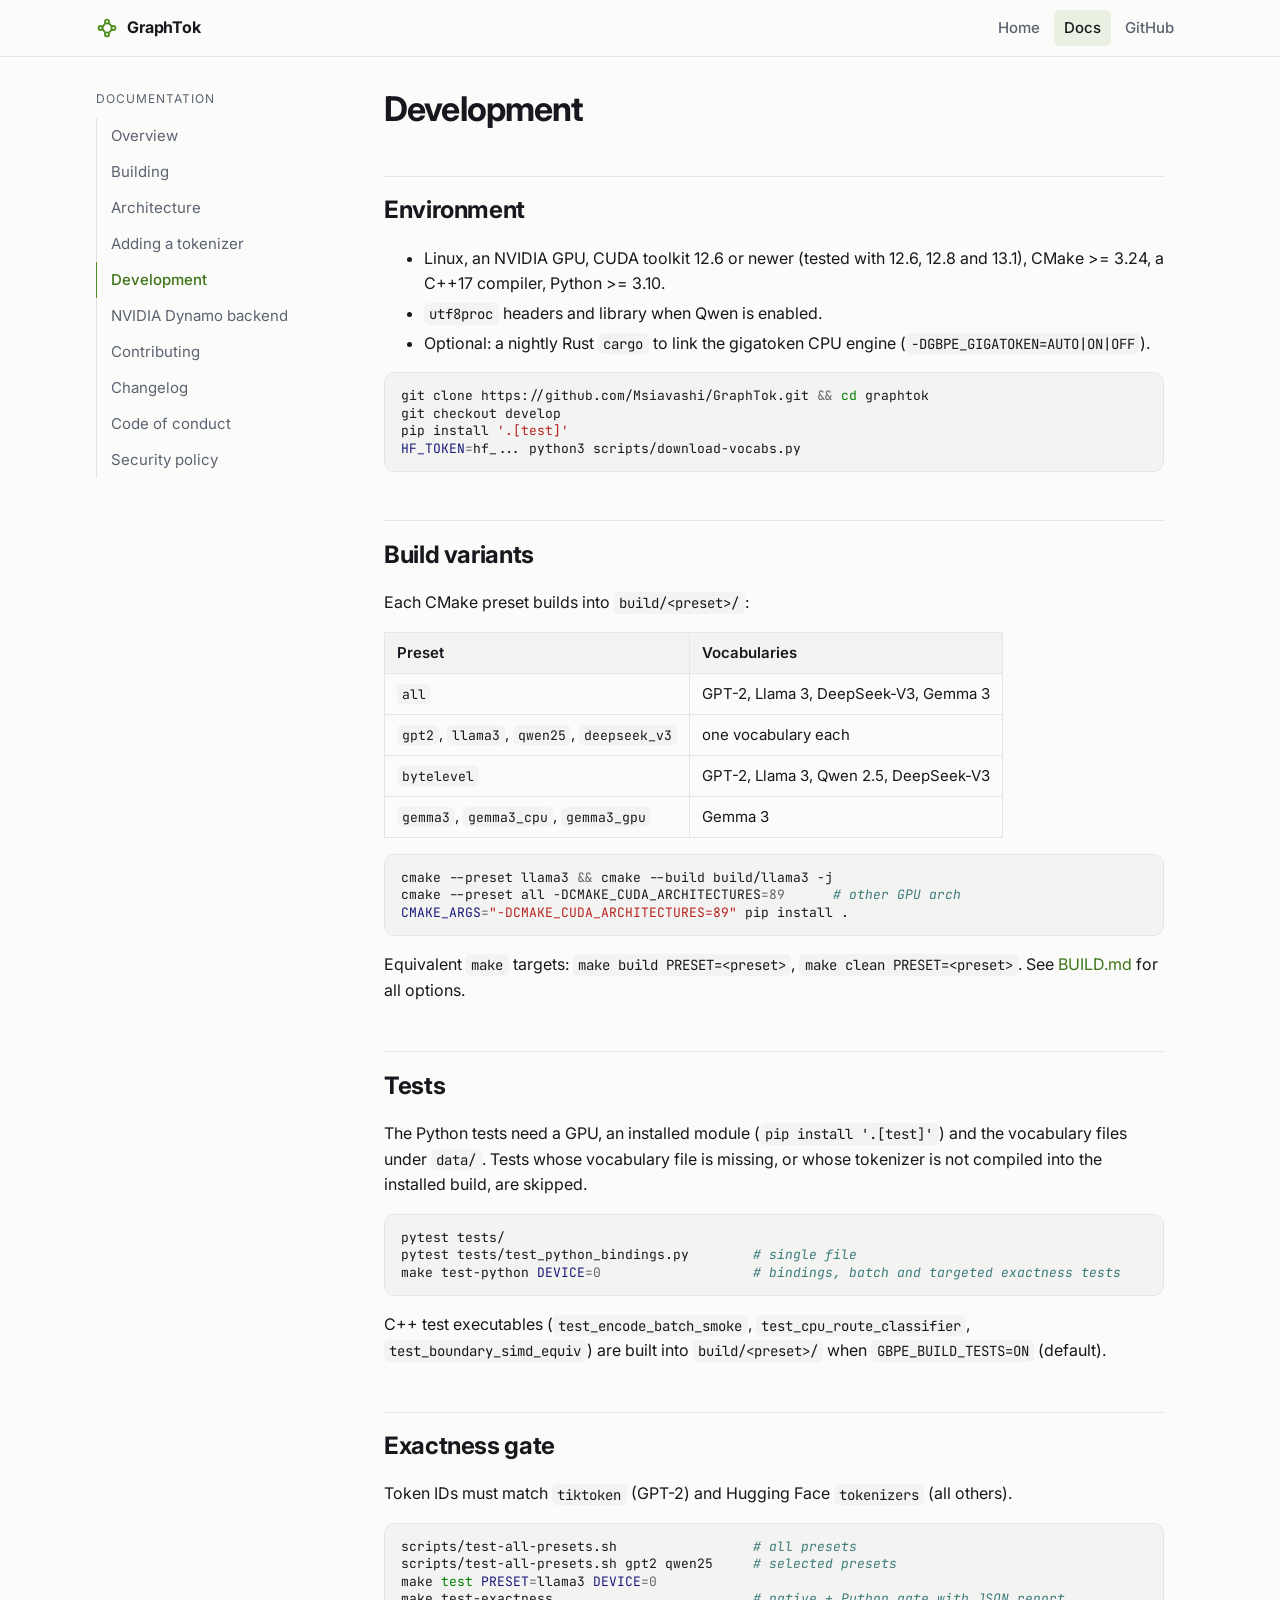
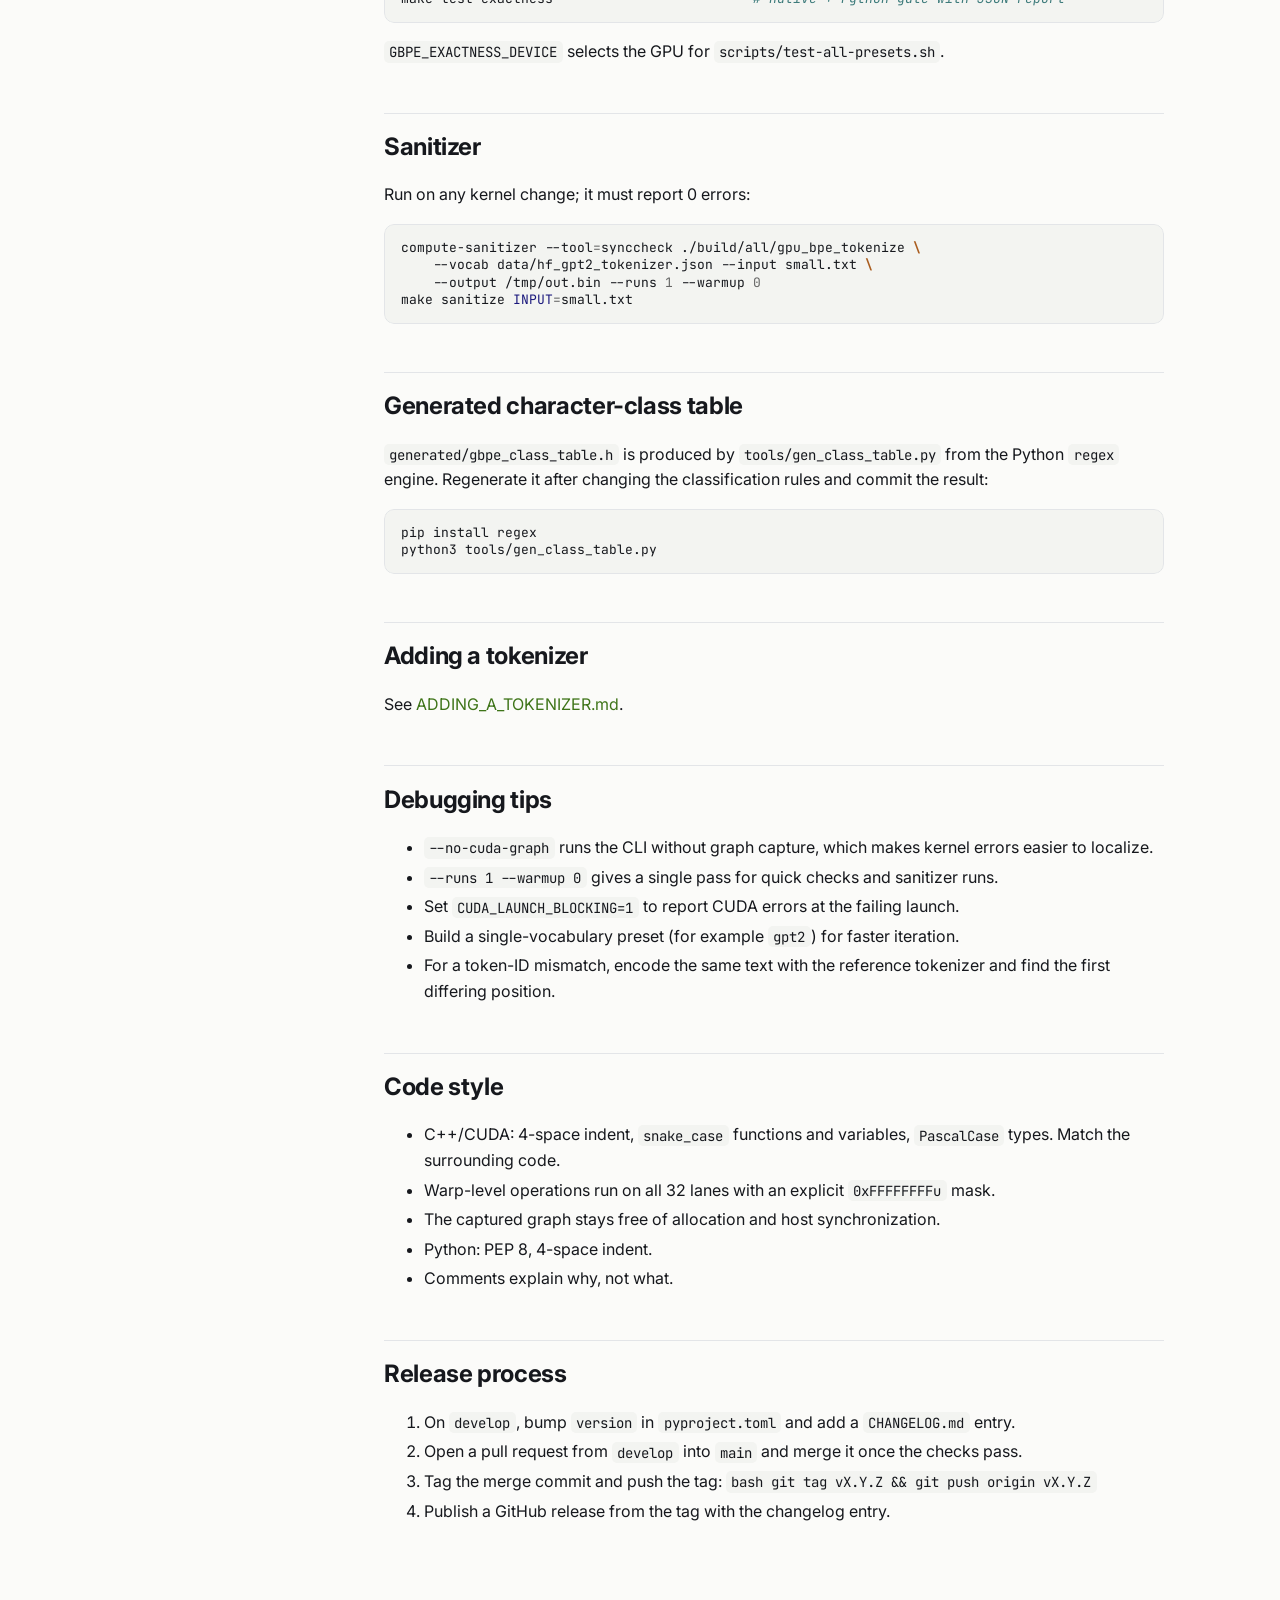
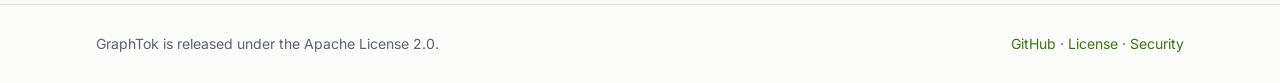
<file: docs/development.html>
<!doctype html>
<html lang="en">
<head>
<meta charset="utf-8">
<meta name="viewport" content="width=device-width, initial-scale=1">
<title>Development - GraphTok</title>
<meta name="description" content="GraphTok documentation: Development">
<link rel="preconnect" href="https://fonts.googleapis.com">
<link rel="stylesheet" href="https://fonts.googleapis.com/css2?family=Inter:wght@400;500;600;700&family=JetBrains+Mono:wght@400;500&display=swap">
<link rel="stylesheet" href="../style.css">
<link rel="stylesheet" href="../pygments.css">
<link rel="icon" href="../favicon.svg" type="image/svg+xml">
</head>
<body class="docs">
<header class="top">
  <div class="wrap">
    <a class="brand" href="../index.html"><svg width="22" height="22" viewBox="0 0 24 24" fill="none" stroke="currentColor" stroke-width="2" stroke-linecap="round" stroke-linejoin="round" aria-hidden="true"><circle cx="5" cy="12" r="2.2"/><circle cx="12" cy="5" r="2.2"/><circle cx="12" cy="19" r="2.2"/><circle cx="19" cy="12" r="2.2"/><path d="M7 11l3.3-4.4M7 13l3.3 4.4M14 6.6L17 10M14 17.4L17 14"/></svg>GraphTok</a>
    <nav>
      <a href="../index.html">Home</a>
      <a href="../docs/index.html" class="active">Docs</a>
      <a href="https://github.com/Msiavashi/GraphTok">GitHub</a>
    </nav>
  </div>
</header>
<div class="wrap docs-layout">
  <aside class="sidebar">
    <p class="side-title">Documentation</p>
    <ul>
      <li><a href="index.html">Overview</a></li>
      <li><a href="build.html">Building</a></li>
      <li><a href="architecture.html">Architecture</a></li>
      <li><a href="adding-a-tokenizer.html">Adding a tokenizer</a></li>
      <li><a href="development.html" class="active">Development</a></li>
      <li><a href="dynamo.html">NVIDIA Dynamo backend</a></li>
      <li><a href="contributing.html">Contributing</a></li>
      <li><a href="changelog.html">Changelog</a></li>
      <li><a href="code-of-conduct.html">Code of conduct</a></li>
      <li><a href="security.html">Security policy</a></li>
    </ul>
  </aside>
  <main class="content">
<h1 id="development">Development</h1>
<h2 id="environment">Environment</h2>
<ul>
<li>Linux, an NVIDIA GPU, CUDA toolkit 12.6 or newer (tested with 12.6, 12.8 and 13.1), CMake &gt;= 3.24, a C++17 compiler, Python &gt;= 3.10.</li>
<li><code>utf8proc</code> headers and library when Qwen is enabled.</li>
<li>Optional: a nightly Rust <code>cargo</code> to link the gigatoken CPU engine (<code>-DGBPE_GIGATOKEN=AUTO|ON|OFF</code>).</li>
</ul>
<div class="highlight"><pre><span></span><code>git<span class="w"> </span>clone<span class="w"> </span>https://github.com/Msiavashi/GraphTok.git<span class="w"> </span><span class="o">&amp;&amp;</span><span class="w"> </span><span class="nb">cd</span><span class="w"> </span>graphtok
git<span class="w"> </span>checkout<span class="w"> </span>develop
pip<span class="w"> </span>install<span class="w"> </span><span class="s1">'.[test]'</span>
<span class="nv">HF_TOKEN</span><span class="o">=</span>hf_...<span class="w"> </span>python3<span class="w"> </span>scripts/download-vocabs.py
</code></pre></div>

<h2 id="build-variants">Build variants</h2>
<p>Each CMake preset builds into <code>build/&lt;preset&gt;/</code>:</p>
<table>
<thead>
<tr>
<th>Preset</th>
<th>Vocabularies</th>
</tr>
</thead>
<tbody>
<tr>
<td><code>all</code></td>
<td>GPT-2, Llama 3, DeepSeek-V3, Gemma 3</td>
</tr>
<tr>
<td><code>gpt2</code>, <code>llama3</code>, <code>qwen25</code>, <code>deepseek_v3</code></td>
<td>one vocabulary each</td>
</tr>
<tr>
<td><code>bytelevel</code></td>
<td>GPT-2, Llama 3, Qwen 2.5, DeepSeek-V3</td>
</tr>
<tr>
<td><code>gemma3</code>, <code>gemma3_cpu</code>, <code>gemma3_gpu</code></td>
<td>Gemma 3</td>
</tr>
</tbody>
</table>
<div class="highlight"><pre><span></span><code>cmake<span class="w"> </span>--preset<span class="w"> </span>llama3<span class="w"> </span><span class="o">&amp;&amp;</span><span class="w"> </span>cmake<span class="w"> </span>--build<span class="w"> </span>build/llama3<span class="w"> </span>-j
cmake<span class="w"> </span>--preset<span class="w"> </span>all<span class="w"> </span>-DCMAKE_CUDA_ARCHITECTURES<span class="o">=</span><span class="m">89</span><span class="w">      </span><span class="c1"># other GPU arch</span>
<span class="nv">CMAKE_ARGS</span><span class="o">=</span><span class="s2">"-DCMAKE_CUDA_ARCHITECTURES=89"</span><span class="w"> </span>pip<span class="w"> </span>install<span class="w"> </span>.
</code></pre></div>

<p>Equivalent <code>make</code> targets: <code>make build PRESET=&lt;preset&gt;</code>, <code>make clean PRESET=&lt;preset&gt;</code>. See <a href="build.html">BUILD.md</a> for all options.</p>
<h2 id="tests">Tests</h2>
<p>The Python tests need a GPU, an installed module (<code>pip install '.[test]'</code>) and the vocabulary files under <code>data/</code>. Tests whose vocabulary file is missing, or whose tokenizer is not compiled into the installed build, are skipped.</p>
<div class="highlight"><pre><span></span><code>pytest<span class="w"> </span>tests/
pytest<span class="w"> </span>tests/test_python_bindings.py<span class="w">        </span><span class="c1"># single file</span>
make<span class="w"> </span>test-python<span class="w"> </span><span class="nv">DEVICE</span><span class="o">=</span><span class="m">0</span><span class="w">                   </span><span class="c1"># bindings, batch and targeted exactness tests</span>
</code></pre></div>

<p>C++ test executables (<code>test_encode_batch_smoke</code>, <code>test_cpu_route_classifier</code>, <code>test_boundary_simd_equiv</code>) are built into <code>build/&lt;preset&gt;/</code> when <code>GBPE_BUILD_TESTS=ON</code> (default).</p>
<h2 id="exactness-gate">Exactness gate</h2>
<p>Token IDs must match <code>tiktoken</code> (GPT-2) and Hugging Face <code>tokenizers</code> (all others).</p>
<div class="highlight"><pre><span></span><code>scripts/test-all-presets.sh<span class="w">                 </span><span class="c1"># all presets</span>
scripts/test-all-presets.sh<span class="w"> </span>gpt2<span class="w"> </span>qwen25<span class="w">     </span><span class="c1"># selected presets</span>
make<span class="w"> </span><span class="nb">test</span><span class="w"> </span><span class="nv">PRESET</span><span class="o">=</span>llama3<span class="w"> </span><span class="nv">DEVICE</span><span class="o">=</span><span class="m">0</span>
make<span class="w"> </span>test-exactness<span class="w">                         </span><span class="c1"># native + Python gate with JSON report</span>
</code></pre></div>

<p><code>GBPE_EXACTNESS_DEVICE</code> selects the GPU for <code>scripts/test-all-presets.sh</code>.</p>
<h2 id="sanitizer">Sanitizer</h2>
<p>Run on any kernel change; it must report 0 errors:</p>
<div class="highlight"><pre><span></span><code>compute-sanitizer<span class="w"> </span>--tool<span class="o">=</span>synccheck<span class="w"> </span>./build/all/gpu_bpe_tokenize<span class="w"> </span><span class="se">\</span>
<span class="w">    </span>--vocab<span class="w"> </span>data/hf_gpt2_tokenizer.json<span class="w"> </span>--input<span class="w"> </span>small.txt<span class="w"> </span><span class="se">\</span>
<span class="w">    </span>--output<span class="w"> </span>/tmp/out.bin<span class="w"> </span>--runs<span class="w"> </span><span class="m">1</span><span class="w"> </span>--warmup<span class="w"> </span><span class="m">0</span>
make<span class="w"> </span>sanitize<span class="w"> </span><span class="nv">INPUT</span><span class="o">=</span>small.txt
</code></pre></div>

<h2 id="generated-character-class-table">Generated character-class table</h2>
<p><code>generated/gbpe_class_table.h</code> is produced by <code>tools/gen_class_table.py</code> from the Python <code>regex</code> engine. Regenerate it after changing the classification rules and commit the result:</p>
<div class="highlight"><pre><span></span><code>pip<span class="w"> </span>install<span class="w"> </span>regex
python3<span class="w"> </span>tools/gen_class_table.py
</code></pre></div>

<h2 id="adding-a-tokenizer">Adding a tokenizer</h2>
<p>See <a href="adding-a-tokenizer.html">ADDING_A_TOKENIZER.md</a>.</p>
<h2 id="debugging-tips">Debugging tips</h2>
<ul>
<li><code>--no-cuda-graph</code> runs the CLI without graph capture, which makes kernel errors easier to localize.</li>
<li><code>--runs 1 --warmup 0</code> gives a single pass for quick checks and sanitizer runs.</li>
<li>Set <code>CUDA_LAUNCH_BLOCKING=1</code> to report CUDA errors at the failing launch.</li>
<li>Build a single-vocabulary preset (for example <code>gpt2</code>) for faster iteration.</li>
<li>For a token-ID mismatch, encode the same text with the reference tokenizer and find the first differing position.</li>
</ul>
<h2 id="code-style">Code style</h2>
<ul>
<li>C++/CUDA: 4-space indent, <code>snake_case</code> functions and variables, <code>PascalCase</code> types. Match the surrounding code.</li>
<li>Warp-level operations run on all 32 lanes with an explicit <code>0xFFFFFFFFu</code> mask.</li>
<li>The captured graph stays free of allocation and host synchronization.</li>
<li>Python: PEP 8, 4-space indent.</li>
<li>Comments explain why, not what.</li>
</ul>
<h2 id="release-process">Release process</h2>
<ol>
<li>On <code>develop</code>, bump <code>version</code> in <code>pyproject.toml</code> and add a <code>CHANGELOG.md</code> entry.</li>
<li>Open a pull request from <code>develop</code> into <code>main</code> and merge it once the checks pass.</li>
<li>Tag the merge commit and push the tag:
   <code>bash
   git tag vX.Y.Z &amp;&amp; git push origin vX.Y.Z</code></li>
<li>Publish a GitHub release from the tag with the changelog entry.</li>
</ol>
  </main>
</div>
<footer class="foot">
  <div class="wrap">
    <span>GraphTok is released under the Apache License 2.0.</span>
    <span><a href="https://github.com/Msiavashi/GraphTok">GitHub</a> &middot; <a href="https://github.com/Msiavashi/GraphTok/blob/main/LICENSE">License</a> &middot; <a href="../docs/security.html">Security</a></span>
  </div>
</footer>
</body>
</html>
</file>
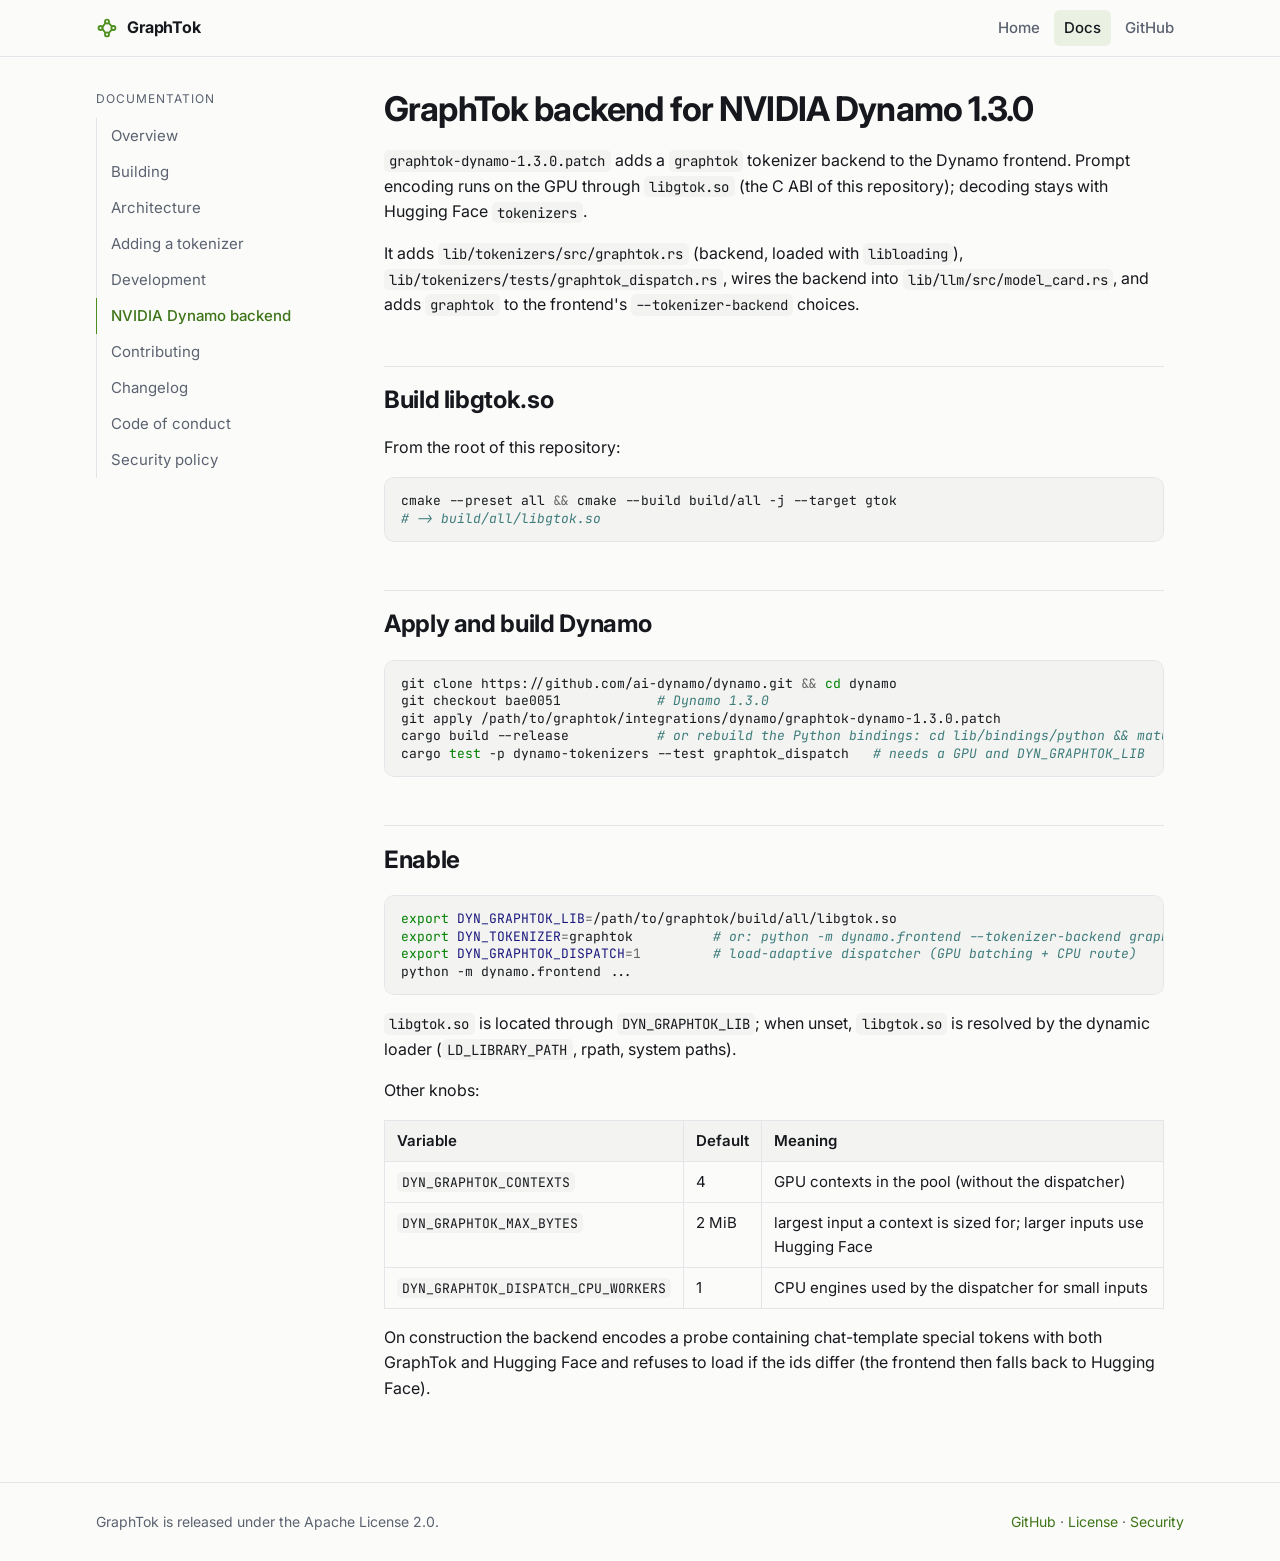
<file: docs/dynamo.html>
<!doctype html>
<html lang="en">
<head>
<meta charset="utf-8">
<meta name="viewport" content="width=device-width, initial-scale=1">
<title>NVIDIA Dynamo backend - GraphTok</title>
<meta name="description" content="GraphTok documentation: NVIDIA Dynamo backend">
<link rel="preconnect" href="https://fonts.googleapis.com">
<link rel="stylesheet" href="https://fonts.googleapis.com/css2?family=Inter:wght@400;500;600;700&family=JetBrains+Mono:wght@400;500&display=swap">
<link rel="stylesheet" href="../style.css">
<link rel="stylesheet" href="../pygments.css">
<link rel="icon" href="../favicon.svg" type="image/svg+xml">
</head>
<body class="docs">
<header class="top">
  <div class="wrap">
    <a class="brand" href="../index.html"><svg width="22" height="22" viewBox="0 0 24 24" fill="none" stroke="currentColor" stroke-width="2" stroke-linecap="round" stroke-linejoin="round" aria-hidden="true"><circle cx="5" cy="12" r="2.2"/><circle cx="12" cy="5" r="2.2"/><circle cx="12" cy="19" r="2.2"/><circle cx="19" cy="12" r="2.2"/><path d="M7 11l3.3-4.4M7 13l3.3 4.4M14 6.6L17 10M14 17.4L17 14"/></svg>GraphTok</a>
    <nav>
      <a href="../index.html">Home</a>
      <a href="../docs/index.html" class="active">Docs</a>
      <a href="https://github.com/Msiavashi/GraphTok">GitHub</a>
    </nav>
  </div>
</header>
<div class="wrap docs-layout">
  <aside class="sidebar">
    <p class="side-title">Documentation</p>
    <ul>
      <li><a href="index.html">Overview</a></li>
      <li><a href="build.html">Building</a></li>
      <li><a href="architecture.html">Architecture</a></li>
      <li><a href="adding-a-tokenizer.html">Adding a tokenizer</a></li>
      <li><a href="development.html">Development</a></li>
      <li><a href="dynamo.html" class="active">NVIDIA Dynamo backend</a></li>
      <li><a href="contributing.html">Contributing</a></li>
      <li><a href="changelog.html">Changelog</a></li>
      <li><a href="code-of-conduct.html">Code of conduct</a></li>
      <li><a href="security.html">Security policy</a></li>
    </ul>
  </aside>
  <main class="content">
<h1 id="graphtok-backend-for-nvidia-dynamo-130">GraphTok backend for NVIDIA Dynamo 1.3.0</h1>
<p><code>graphtok-dynamo-1.3.0.patch</code> adds a <code>graphtok</code> tokenizer backend to the
Dynamo frontend. Prompt encoding runs on the GPU through <code>libgtok.so</code> (the C
ABI of this repository); decoding stays with Hugging Face <code>tokenizers</code>.</p>
<p>It adds <code>lib/tokenizers/src/graphtok.rs</code> (backend, loaded with <code>libloading</code>),
<code>lib/tokenizers/tests/graphtok_dispatch.rs</code>, wires the backend into
<code>lib/llm/src/model_card.rs</code>, and adds <code>graphtok</code> to the frontend's
<code>--tokenizer-backend</code> choices.</p>
<h2 id="build-libgtokso">Build libgtok.so</h2>
<p>From the root of this repository:</p>
<div class="highlight"><pre><span></span><code>cmake<span class="w"> </span>--preset<span class="w"> </span>all<span class="w"> </span><span class="o">&amp;&amp;</span><span class="w"> </span>cmake<span class="w"> </span>--build<span class="w"> </span>build/all<span class="w"> </span>-j<span class="w"> </span>--target<span class="w"> </span>gtok
<span class="c1"># -&gt; build/all/libgtok.so</span>
</code></pre></div>

<h2 id="apply-and-build-dynamo">Apply and build Dynamo</h2>
<div class="highlight"><pre><span></span><code>git<span class="w"> </span>clone<span class="w"> </span>https://github.com/ai-dynamo/dynamo.git<span class="w"> </span><span class="o">&amp;&amp;</span><span class="w"> </span><span class="nb">cd</span><span class="w"> </span>dynamo
git<span class="w"> </span>checkout<span class="w"> </span>bae0051<span class="w">            </span><span class="c1"># Dynamo 1.3.0</span>
git<span class="w"> </span>apply<span class="w"> </span>/path/to/graphtok/integrations/dynamo/graphtok-dynamo-1.3.0.patch
cargo<span class="w"> </span>build<span class="w"> </span>--release<span class="w">           </span><span class="c1"># or rebuild the Python bindings: cd lib/bindings/python &amp;&amp; maturin develop --release</span>
cargo<span class="w"> </span><span class="nb">test</span><span class="w"> </span>-p<span class="w"> </span>dynamo-tokenizers<span class="w"> </span>--test<span class="w"> </span>graphtok_dispatch<span class="w">   </span><span class="c1"># needs a GPU and DYN_GRAPHTOK_LIB</span>
</code></pre></div>

<h2 id="enable">Enable</h2>
<div class="highlight"><pre><span></span><code><span class="nb">export</span><span class="w"> </span><span class="nv">DYN_GRAPHTOK_LIB</span><span class="o">=</span>/path/to/graphtok/build/all/libgtok.so
<span class="nb">export</span><span class="w"> </span><span class="nv">DYN_TOKENIZER</span><span class="o">=</span>graphtok<span class="w">          </span><span class="c1"># or: python -m dynamo.frontend --tokenizer-backend graphtok</span>
<span class="nb">export</span><span class="w"> </span><span class="nv">DYN_GRAPHTOK_DISPATCH</span><span class="o">=</span><span class="m">1</span><span class="w">         </span><span class="c1"># load-adaptive dispatcher (GPU batching + CPU route)</span>
python<span class="w"> </span>-m<span class="w"> </span>dynamo.frontend<span class="w"> </span>...
</code></pre></div>

<p><code>libgtok.so</code> is located through <code>DYN_GRAPHTOK_LIB</code>; when unset, <code>libgtok.so</code>
is resolved by the dynamic loader (<code>LD_LIBRARY_PATH</code>, rpath, system paths).</p>
<p>Other knobs:</p>
<table>
<thead>
<tr>
<th>Variable</th>
<th>Default</th>
<th>Meaning</th>
</tr>
</thead>
<tbody>
<tr>
<td><code>DYN_GRAPHTOK_CONTEXTS</code></td>
<td>4</td>
<td>GPU contexts in the pool (without the dispatcher)</td>
</tr>
<tr>
<td><code>DYN_GRAPHTOK_MAX_BYTES</code></td>
<td>2 MiB</td>
<td>largest input a context is sized for; larger inputs use Hugging Face</td>
</tr>
<tr>
<td><code>DYN_GRAPHTOK_DISPATCH_CPU_WORKERS</code></td>
<td>1</td>
<td>CPU engines used by the dispatcher for small inputs</td>
</tr>
</tbody>
</table>
<p>On construction the backend encodes a probe containing chat-template special
tokens with both GraphTok and Hugging Face and refuses to load if the ids
differ (the frontend then falls back to Hugging Face).</p>
  </main>
</div>
<footer class="foot">
  <div class="wrap">
    <span>GraphTok is released under the Apache License 2.0.</span>
    <span><a href="https://github.com/Msiavashi/GraphTok">GitHub</a> &middot; <a href="https://github.com/Msiavashi/GraphTok/blob/main/LICENSE">License</a> &middot; <a href="../docs/security.html">Security</a></span>
  </div>
</footer>
</body>
</html>
</file>
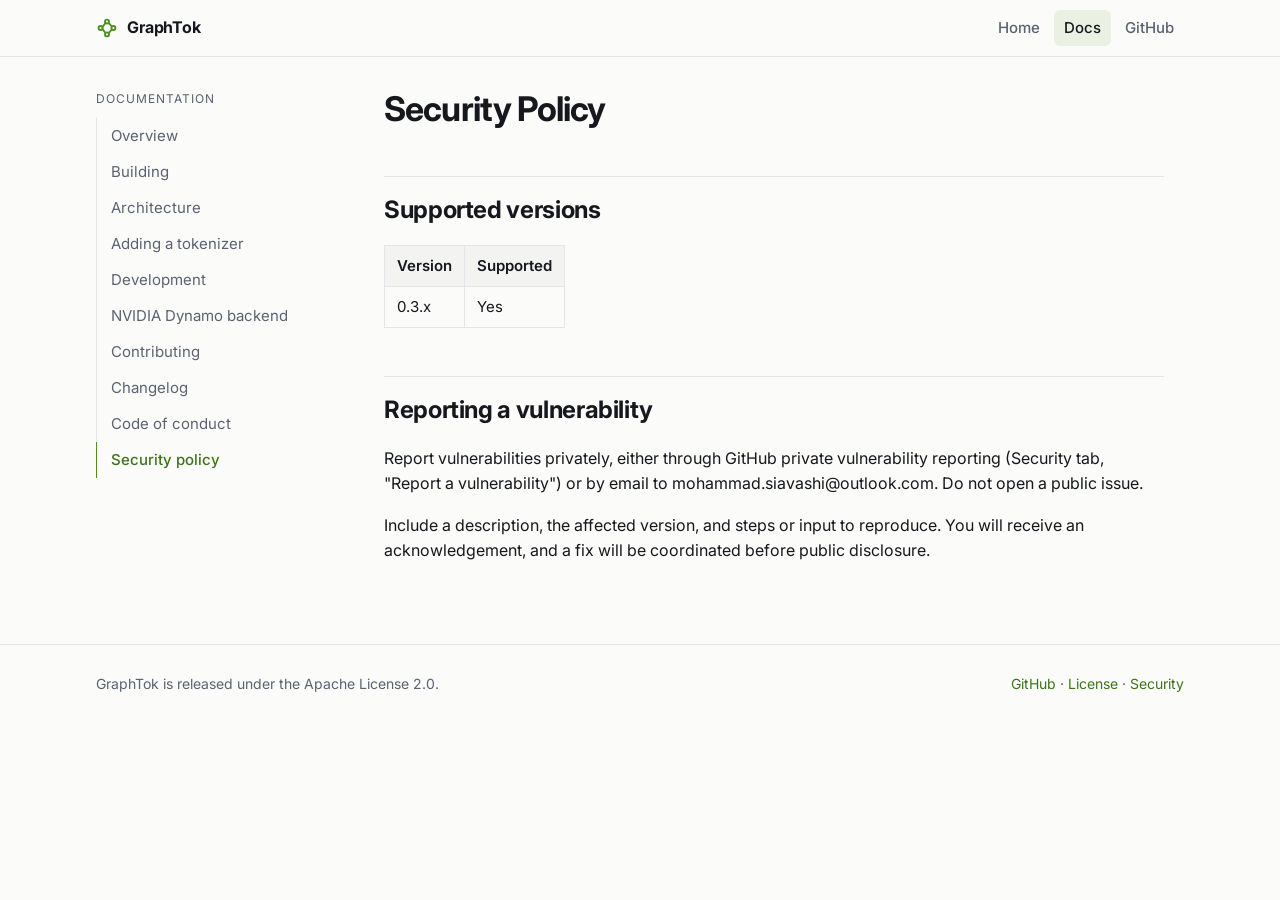
<file: docs/security.html>
<!doctype html>
<html lang="en">
<head>
<meta charset="utf-8">
<meta name="viewport" content="width=device-width, initial-scale=1">
<title>Security policy - GraphTok</title>
<meta name="description" content="GraphTok documentation: Security policy">
<link rel="preconnect" href="https://fonts.googleapis.com">
<link rel="stylesheet" href="https://fonts.googleapis.com/css2?family=Inter:wght@400;500;600;700&family=JetBrains+Mono:wght@400;500&display=swap">
<link rel="stylesheet" href="../style.css">
<link rel="stylesheet" href="../pygments.css">
<link rel="icon" href="../favicon.svg" type="image/svg+xml">
</head>
<body class="docs">
<header class="top">
  <div class="wrap">
    <a class="brand" href="../index.html"><svg width="22" height="22" viewBox="0 0 24 24" fill="none" stroke="currentColor" stroke-width="2" stroke-linecap="round" stroke-linejoin="round" aria-hidden="true"><circle cx="5" cy="12" r="2.2"/><circle cx="12" cy="5" r="2.2"/><circle cx="12" cy="19" r="2.2"/><circle cx="19" cy="12" r="2.2"/><path d="M7 11l3.3-4.4M7 13l3.3 4.4M14 6.6L17 10M14 17.4L17 14"/></svg>GraphTok</a>
    <nav>
      <a href="../index.html">Home</a>
      <a href="../docs/index.html" class="active">Docs</a>
      <a href="https://github.com/Msiavashi/GraphTok">GitHub</a>
    </nav>
  </div>
</header>
<div class="wrap docs-layout">
  <aside class="sidebar">
    <p class="side-title">Documentation</p>
    <ul>
      <li><a href="index.html">Overview</a></li>
      <li><a href="build.html">Building</a></li>
      <li><a href="architecture.html">Architecture</a></li>
      <li><a href="adding-a-tokenizer.html">Adding a tokenizer</a></li>
      <li><a href="development.html">Development</a></li>
      <li><a href="dynamo.html">NVIDIA Dynamo backend</a></li>
      <li><a href="contributing.html">Contributing</a></li>
      <li><a href="changelog.html">Changelog</a></li>
      <li><a href="code-of-conduct.html">Code of conduct</a></li>
      <li><a href="security.html" class="active">Security policy</a></li>
    </ul>
  </aside>
  <main class="content">
<h1 id="security-policy">Security Policy</h1>
<h2 id="supported-versions">Supported versions</h2>
<table>
<thead>
<tr>
<th>Version</th>
<th>Supported</th>
</tr>
</thead>
<tbody>
<tr>
<td>0.3.x</td>
<td>Yes</td>
</tr>
</tbody>
</table>
<h2 id="reporting-a-vulnerability">Reporting a vulnerability</h2>
<p>Report vulnerabilities privately, either through GitHub private vulnerability reporting (Security tab, "Report a vulnerability") or by email to mohammad.siavashi@outlook.com. Do not open a public issue.</p>
<p>Include a description, the affected version, and steps or input to reproduce. You will receive an acknowledgement, and a fix will be coordinated before public disclosure.</p>
  </main>
</div>
<footer class="foot">
  <div class="wrap">
    <span>GraphTok is released under the Apache License 2.0.</span>
    <span><a href="https://github.com/Msiavashi/GraphTok">GitHub</a> &middot; <a href="https://github.com/Msiavashi/GraphTok/blob/main/LICENSE">License</a> &middot; <a href="../docs/security.html">Security</a></span>
  </div>
</footer>
</body>
</html>
</file>
<file: style.css>
:root {
  --bg: #fbfbf9;
  --bg-elev: #ffffff;
  --fg: #16181d;
  --fg-muted: #5b6270;
  --line: #e3e5e8;
  --accent: #4f8f1f;
  --accent-strong: #3e7418;
  --accent-soft: rgba(79, 143, 31, 0.10);
  --code-bg: #f3f4f1;
  --grid: rgba(22, 24, 29, 0.055);
  --shadow: 0 1px 2px rgba(0,0,0,.04), 0 8px 24px -12px rgba(0,0,0,.12);
  --sans: "Inter", system-ui, -apple-system, "Segoe UI", Roboto, sans-serif;
  --mono: "JetBrains Mono", ui-monospace, SFMono-Regular, Menlo, Consolas, monospace;
  --radius: 10px;
}
@media (prefers-color-scheme: dark) {
  :root:not([data-theme="light"]) {
    --bg: #0f1114;
    --bg-elev: #15181d;
    --fg: #e6e8ec;
    --fg-muted: #9aa3b0;
    --line: #262b33;
    --accent: #7ac043;
    --accent-strong: #93d35c;
    --accent-soft: rgba(122, 192, 67, 0.14);
    --code-bg: #1a1e24;
    --grid: rgba(230, 232, 236, 0.06);
    --shadow: 0 1px 2px rgba(0,0,0,.4), 0 8px 24px -12px rgba(0,0,0,.6);
  }
}
:root[data-theme="dark"] {
  --bg: #0f1114; --bg-elev: #15181d; --fg: #e6e8ec; --fg-muted: #9aa3b0; --line: #262b33;
  --accent: #7ac043; --accent-strong: #93d35c; --accent-soft: rgba(122, 192, 67, 0.14);
  --code-bg: #1a1e24; --grid: rgba(230, 232, 236, 0.06);
}

*, *::before, *::after { box-sizing: border-box; }
html { -webkit-text-size-adjust: 100%; scroll-behavior: smooth; }
body {
  margin: 0; background: var(--bg); color: var(--fg);
  font-family: var(--sans); font-size: 16px; line-height: 1.6;
  overflow-x: hidden; -webkit-font-smoothing: antialiased;
}
a { color: var(--accent-strong); text-decoration: none; }
a:hover { text-decoration: underline; }
img, svg { max-width: 100%; }
code, pre, kbd { font-family: var(--mono); font-size: 0.875em; }
code { background: var(--code-bg); padding: 0.12em 0.38em; border-radius: 5px; }
pre {
  background: var(--code-bg); border: 1px solid var(--line); border-radius: var(--radius);
  padding: 14px 16px; overflow-x: auto; max-width: 100%; line-height: 1.55; margin: 1em 0;
  -webkit-overflow-scrolling: touch;
}
pre code { background: none; padding: 0; font-size: 0.8125rem; }
.highlight pre { margin: 0; }
.highlight { margin: 1em 0; border-radius: var(--radius); min-width: 0; max-width: 100%; overflow-x: auto; }
table { border-collapse: collapse; width: 100%; display: block; overflow-x: auto; font-size: 0.9375rem; margin: 1em 0; }
th, td { border: 1px solid var(--line); padding: 8px 12px; text-align: left; vertical-align: top; }
th { background: var(--code-bg); font-weight: 600; }
td code { white-space: nowrap; }
.wrap { max-width: 1120px; margin: 0 auto; padding: 0 16px; min-width: 0; }
.hero .wrap > *, .quick > *, .cite > *, .flow-note > *, .docs-layout > * { min-width: 0; }

/* top bar */
.top { position: sticky; top: 0; z-index: 10; background: color-mix(in srgb, var(--bg) 88%, transparent); backdrop-filter: blur(10px); border-bottom: 1px solid var(--line); }
.top .wrap { display: flex; align-items: center; justify-content: space-between; height: 56px; }
.brand { display: inline-flex; align-items: center; gap: 9px; font-weight: 700; color: var(--fg); letter-spacing: -0.01em; }
.brand svg { color: var(--accent); }
.top nav { display: flex; gap: 4px; }
.top nav a { color: var(--fg-muted); padding: 6px 10px; border-radius: 6px; font-size: 0.9375rem; font-weight: 500; }
.top nav a:hover, .top nav a.active { color: var(--fg); background: var(--accent-soft); text-decoration: none; }

/* hero */
.hero { position: relative; overflow: hidden; border-bottom: 1px solid var(--line); }
.hero::before {
  content: ""; position: absolute; inset: 0;
  background-image: linear-gradient(var(--grid) 1px, transparent 1px), linear-gradient(90deg, var(--grid) 1px, transparent 1px);
  background-size: 36px 36px;
  mask-image: radial-gradient(ellipse 70% 80% at 60% 20%, #000 30%, transparent 100%);
  -webkit-mask-image: radial-gradient(ellipse 70% 80% at 60% 20%, #000 30%, transparent 100%);
}
.hero::after {
  content: ""; position: absolute; inset: 0; pointer-events: none;
  background: radial-gradient(ellipse 50% 60% at 85% 10%, var(--accent-soft), transparent 70%);
}
.hero .wrap { position: relative; padding: 72px 16px 64px; display: grid; grid-template-columns: 1.15fr 0.85fr; gap: 40px; align-items: center; }
.eyebrow { display: inline-flex; align-items: center; gap: 8px; font-size: 0.8125rem; font-weight: 500; color: var(--accent-strong); background: var(--accent-soft); padding: 4px 10px; border-radius: 999px; margin-bottom: 18px; }
.eyebrow::before { content: ""; width: 6px; height: 6px; border-radius: 50%; background: var(--accent); }
h1.title { font-size: clamp(2.5rem, 6vw, 4rem); line-height: 1.02; letter-spacing: -0.035em; margin: 0 0 16px; font-weight: 700; }
.tagline { font-size: clamp(1.125rem, 2vw, 1.375rem); color: var(--fg-muted); margin: 0 0 28px; max-width: 34ch; line-height: 1.4; }
.cta { display: flex; gap: 12px; flex-wrap: wrap; }
.btn { display: inline-flex; align-items: center; gap: 8px; padding: 11px 18px; border-radius: 8px; font-weight: 600; font-size: 0.9375rem; border: 1px solid var(--line); color: var(--fg); background: var(--bg-elev); transition: transform .12s ease, background .12s ease; }
.btn:hover { text-decoration: none; transform: translateY(-1px); }
.btn.primary { background: var(--accent); border-color: var(--accent); color: #fff; }
.btn.primary:hover { background: var(--accent-strong); }
.hero-code { min-width: 0; background: var(--bg-elev); border: 1px solid var(--line); border-radius: 12px; box-shadow: var(--shadow); overflow: hidden; }
.hero-code .bar { display: flex; align-items: center; gap: 6px; padding: 10px 14px; border-bottom: 1px solid var(--line); font-size: 0.75rem; color: var(--fg-muted); font-family: var(--mono); }
.hero-code .bar i { width: 10px; height: 10px; border-radius: 50%; background: var(--line); display: inline-block; }
.hero-code pre { border: 0; border-radius: 0; margin: 0; background: transparent; padding: 16px 18px; }
.hero-code .c { color: var(--fg-muted); }
.hero-code .k { color: var(--accent-strong); }

/* sections */
section.band { padding: 64px 0; border-bottom: 1px solid var(--line); }
section.band:last-of-type { border-bottom: 0; }
.band h2 { font-size: 1.75rem; letter-spacing: -0.02em; margin: 0 0 8px; }
.band .lead { color: var(--fg-muted); margin: 0 0 32px; max-width: 60ch; }
.cards { display: grid; grid-template-columns: repeat(4, 1fr); gap: 16px; }
.card { background: var(--bg-elev); border: 1px solid var(--line); border-radius: var(--radius); padding: 20px; }
.card svg { color: var(--accent); margin-bottom: 12px; }
.card h3 { margin: 0 0 6px; font-size: 1.0625rem; }
.card p { margin: 0; color: var(--fg-muted); font-size: 0.9375rem; }

.flow { display: grid; grid-template-columns: repeat(3, 1fr); gap: 0; border: 1px solid var(--line); border-radius: var(--radius); overflow: hidden; background: var(--bg-elev); }
.flow .step { padding: 22px 22px 22px 24px; position: relative; border-right: 1px solid var(--line); }
.flow .step:last-child { border-right: 0; }
.flow .n { font-family: var(--mono); font-size: 0.75rem; color: var(--accent-strong); letter-spacing: 0.08em; }
.flow h3 { margin: 6px 0 6px; font-size: 1.0625rem; }
.flow p { margin: 0; color: var(--fg-muted); font-size: 0.9375rem; }
.flow-note { display: grid; grid-template-columns: 1fr 1fr; gap: 16px; margin-top: 16px; }
.flow-note div { border-left: 3px solid var(--accent); padding: 4px 0 4px 14px; color: var(--fg-muted); font-size: 0.9375rem; }
.flow-note strong { color: var(--fg); }

.quick { display: grid; min-width: 0; grid-template-columns: 1fr 1fr; gap: 20px; }
.quick h3 { font-size: 0.8125rem; text-transform: uppercase; letter-spacing: 0.08em; color: var(--fg-muted); margin: 0 0 8px; }
.quick pre { margin: 0 0 20px; }

.vocabs { display: flex; flex-wrap: wrap; gap: 10px; }
.chip { display: inline-flex; align-items: center; gap: 8px; border: 1px solid var(--line); background: var(--bg-elev); border-radius: 999px; padding: 8px 14px; font-weight: 500; font-size: 0.9375rem; }
.chip code { font-size: 0.75rem; color: var(--fg-muted); background: var(--code-bg); }

.cite { display: grid; min-width: 0; grid-template-columns: 0.9fr 1.1fr; gap: 28px; align-items: start; }
.cite p { color: var(--fg-muted); }
.cite .soon { display: inline-block; font-size: 0.8125rem; color: var(--fg-muted); border: 1px dashed var(--line); padding: 4px 10px; border-radius: 6px; }
.cite pre { margin: 0; }

.foot { border-top: 1px solid var(--line); padding: 28px 0; color: var(--fg-muted); font-size: 0.875rem; }
.foot .wrap { display: flex; justify-content: space-between; gap: 12px; flex-wrap: wrap; }

/* docs layout */
.docs-layout { display: grid; grid-template-columns: 240px minmax(0, 1fr); gap: 48px; padding-top: 32px; padding-bottom: 64px; }
.sidebar { position: sticky; top: 72px; align-self: start; }
.side-title { font-size: 0.75rem; text-transform: uppercase; letter-spacing: 0.08em; color: var(--fg-muted); margin: 0 0 10px; }
.sidebar ul { list-style: none; margin: 0; padding: 0; border-left: 1px solid var(--line); }
.sidebar li a { display: block; padding: 6px 14px; color: var(--fg-muted); font-size: 0.9375rem; margin-left: -1px; border-left: 1px solid transparent; }
.sidebar li a:hover { color: var(--fg); text-decoration: none; }
.sidebar li a.active { color: var(--accent-strong); border-left-color: var(--accent); font-weight: 500; }
.content { min-width: 0; max-width: 78ch; }
.content h1 { font-size: 2.125rem; letter-spacing: -0.025em; margin: 0 0 20px; line-height: 1.15; }
.content h2 { font-size: 1.5rem; letter-spacing: -0.015em; margin: 2em 0 0.6em; padding-top: 0.6em; border-top: 1px solid var(--line); }
.content h3 { font-size: 1.1875rem; margin: 1.6em 0 0.5em; }
.content h4 { font-size: 1.0625rem; margin: 1.4em 0 0.4em; }
.content li { margin: 0.25em 0; }
.content ul.task-list, .content input[type=checkbox] { margin-right: 6px; }

@media (max-width: 900px) {
  .hero .wrap { grid-template-columns: 1fr; padding: 48px 16px 44px; }
  .cards { grid-template-columns: 1fr 1fr; }
  .flow { grid-template-columns: 1fr; }
  .flow .step { border-right: 0; border-bottom: 1px solid var(--line); }
  .flow .step:last-child { border-bottom: 0; }
  .quick, .cite, .flow-note { grid-template-columns: 1fr; }
  .docs-layout { grid-template-columns: 1fr; gap: 24px; }
  .sidebar { position: static; }
  .sidebar ul { display: flex; flex-wrap: wrap; gap: 4px; border-left: 0; }
  .sidebar li a { border: 1px solid var(--line); border-radius: 6px; padding: 5px 10px; font-size: 0.875rem; margin: 0; }
  .sidebar li a.active { border-color: var(--accent); }
}
@media (max-width: 560px) {
  .cards { grid-template-columns: 1fr; }
  section.band { padding: 44px 0; }
  .top nav a { padding: 6px 8px; }
}
</file>
<file: pygments.css>
pre { line-height: 125%; }
td.linenos .normal { color: inherit; background-color: transparent; padding-left: 5px; padding-right: 5px; }
span.linenos { color: inherit; background-color: transparent; padding-left: 5px; padding-right: 5px; }
td.linenos .special { color: #000000; background-color: #ffffc0; padding-left: 5px; padding-right: 5px; }
span.linenos.special { color: #000000; background-color: #ffffc0; padding-left: 5px; padding-right: 5px; }
.highlight .hll { background-color: #ffffcc }
.highlight { background: #f8f8f8; }
.highlight .c { color: #3D7B7B; font-style: italic } /* Comment */
.highlight .err { border: 1px solid #F00 } /* Error */
.highlight .k { color: #008000; font-weight: bold } /* Keyword */
.highlight .o { color: #666 } /* Operator */
.highlight .ch { color: #3D7B7B; font-style: italic } /* Comment.Hashbang */
.highlight .cm { color: #3D7B7B; font-style: italic } /* Comment.Multiline */
.highlight .cp { color: #9C6500 } /* Comment.Preproc */
.highlight .cpf { color: #3D7B7B; font-style: italic } /* Comment.PreprocFile */
.highlight .c1 { color: #3D7B7B; font-style: italic } /* Comment.Single */
.highlight .cs { color: #3D7B7B; font-style: italic } /* Comment.Special */
.highlight .gd { color: #A00000 } /* Generic.Deleted */
.highlight .ge { font-style: italic } /* Generic.Emph */
.highlight .ges { font-weight: bold; font-style: italic } /* Generic.EmphStrong */
.highlight .gr { color: #E40000 } /* Generic.Error */
.highlight .gh { color: #000080; font-weight: bold } /* Generic.Heading */
.highlight .gi { color: #008400 } /* Generic.Inserted */
.highlight .go { color: #717171 } /* Generic.Output */
.highlight .gp { color: #000080; font-weight: bold } /* Generic.Prompt */
.highlight .gs { font-weight: bold } /* Generic.Strong */
.highlight .gu { color: #800080; font-weight: bold } /* Generic.Subheading */
.highlight .gt { color: #04D } /* Generic.Traceback */
.highlight .kc { color: #008000; font-weight: bold } /* Keyword.Constant */
.highlight .kd { color: #008000; font-weight: bold } /* Keyword.Declaration */
.highlight .kn { color: #008000; font-weight: bold } /* Keyword.Namespace */
.highlight .kp { color: #008000 } /* Keyword.Pseudo */
.highlight .kr { color: #008000; font-weight: bold } /* Keyword.Reserved */
.highlight .kt { color: #B00040 } /* Keyword.Type */
.highlight .m { color: #666 } /* Literal.Number */
.highlight .s { color: #BA2121 } /* Literal.String */
.highlight .na { color: #687822 } /* Name.Attribute */
.highlight .nb { color: #008000 } /* Name.Builtin */
.highlight .nc { color: #00F; font-weight: bold } /* Name.Class */
.highlight .no { color: #800 } /* Name.Constant */
.highlight .nd { color: #A2F } /* Name.Decorator */
.highlight .ni { color: #717171; font-weight: bold } /* Name.Entity */
.highlight .ne { color: #CB3F38; font-weight: bold } /* Name.Exception */
.highlight .nf { color: #00F } /* Name.Function */
.highlight .nl { color: #767600 } /* Name.Label */
.highlight .nn { color: #00F; font-weight: bold } /* Name.Namespace */
.highlight .nt { color: #008000; font-weight: bold } /* Name.Tag */
.highlight .nv { color: #19177C } /* Name.Variable */
.highlight .ow { color: #A2F; font-weight: bold } /* Operator.Word */
.highlight .w { color: #BBB } /* Text.Whitespace */
.highlight .mb { color: #666 } /* Literal.Number.Bin */
.highlight .mf { color: #666 } /* Literal.Number.Float */
.highlight .mh { color: #666 } /* Literal.Number.Hex */
.highlight .mi { color: #666 } /* Literal.Number.Integer */
.highlight .mo { color: #666 } /* Literal.Number.Oct */
.highlight .sa { color: #BA2121 } /* Literal.String.Affix */
.highlight .sb { color: #BA2121 } /* Literal.String.Backtick */
.highlight .sc { color: #BA2121 } /* Literal.String.Char */
.highlight .dl { color: #BA2121 } /* Literal.String.Delimiter */
.highlight .sd { color: #BA2121; font-style: italic } /* Literal.String.Doc */
.highlight .s2 { color: #BA2121 } /* Literal.String.Double */
.highlight .se { color: #AA5D1F; font-weight: bold } /* Literal.String.Escape */
.highlight .sh { color: #BA2121 } /* Literal.String.Heredoc */
.highlight .si { color: #A45A77; font-weight: bold } /* Literal.String.Interpol */
.highlight .sx { color: #008000 } /* Literal.String.Other */
.highlight .sr { color: #A45A77 } /* Literal.String.Regex */
.highlight .s1 { color: #BA2121 } /* Literal.String.Single */
.highlight .ss { color: #19177C } /* Literal.String.Symbol */
.highlight .bp { color: #008000 } /* Name.Builtin.Pseudo */
.highlight .fm { color: #00F } /* Name.Function.Magic */
.highlight .vc { color: #19177C } /* Name.Variable.Class */
.highlight .vg { color: #19177C } /* Name.Variable.Global */
.highlight .vi { color: #19177C } /* Name.Variable.Instance */
.highlight .vm { color: #19177C } /* Name.Variable.Magic */
.highlight .il { color: #666 } /* Literal.Number.Integer.Long */
@media (prefers-color-scheme: dark) {
:root:not([data-theme="light"]) pre { line-height: 125%; }
:root:not([data-theme="light"]) td.linenos .normal { color: #6e7681; background-color: #0d1117; padding-left: 5px; padding-right: 5px; }
:root:not([data-theme="light"]) span.linenos { color: #6e7681; background-color: #0d1117; padding-left: 5px; padding-right: 5px; }
:root:not([data-theme="light"]) td.linenos .special { color: #e6edf3; background-color: #6e7681; padding-left: 5px; padding-right: 5px; }
:root:not([data-theme="light"]) span.linenos.special { color: #e6edf3; background-color: #6e7681; padding-left: 5px; padding-right: 5px; }
:root:not([data-theme="light"]) .highlight .hll { background-color: #6e7681 }
:root:not([data-theme="light"]) .highlight { background: #0d1117; color: #E6EDF3 }
:root:not([data-theme="light"]) .highlight .c { color: #8B949E; font-style: italic } /* Comment */
:root:not([data-theme="light"]) .highlight .err { color: #F85149 } /* Error */
:root:not([data-theme="light"]) .highlight .esc { color: #E6EDF3 } /* Escape */
:root:not([data-theme="light"]) .highlight .g { color: #E6EDF3 } /* Generic */
:root:not([data-theme="light"]) .highlight .k { color: #FF7B72 } /* Keyword */
:root:not([data-theme="light"]) .highlight .l { color: #A5D6FF } /* Literal */
:root:not([data-theme="light"]) .highlight .n { color: #E6EDF3 } /* Name */
:root:not([data-theme="light"]) .highlight .o { color: #FF7B72; font-weight: bold } /* Operator */
:root:not([data-theme="light"]) .highlight .x { color: #E6EDF3 } /* Other */
:root:not([data-theme="light"]) .highlight .p { color: #E6EDF3 } /* Punctuation */
:root:not([data-theme="light"]) .highlight .ch { color: #8B949E; font-style: italic } /* Comment.Hashbang */
:root:not([data-theme="light"]) .highlight .cm { color: #8B949E; font-style: italic } /* Comment.Multiline */
:root:not([data-theme="light"]) .highlight .cp { color: #8B949E; font-weight: bold; font-style: italic } /* Comment.Preproc */
:root:not([data-theme="light"]) .highlight .cpf { color: #8B949E; font-style: italic } /* Comment.PreprocFile */
:root:not([data-theme="light"]) .highlight .c1 { color: #8B949E; font-style: italic } /* Comment.Single */
:root:not([data-theme="light"]) .highlight .cs { color: #8B949E; font-weight: bold; font-style: italic } /* Comment.Special */
:root:not([data-theme="light"]) .highlight .gd { color: #FFA198; background-color: #490202 } /* Generic.Deleted */
:root:not([data-theme="light"]) .highlight .ge { color: #E6EDF3; font-style: italic } /* Generic.Emph */
:root:not([data-theme="light"]) .highlight .ges { color: #E6EDF3; font-weight: bold; font-style: italic } /* Generic.EmphStrong */
:root:not([data-theme="light"]) .highlight .gr { color: #FFA198 } /* Generic.Error */
:root:not([data-theme="light"]) .highlight .gh { color: #79C0FF; font-weight: bold } /* Generic.Heading */
:root:not([data-theme="light"]) .highlight .gi { color: #56D364; background-color: #0F5323 } /* Generic.Inserted */
:root:not([data-theme="light"]) .highlight .go { color: #8B949E } /* Generic.Output */
:root:not([data-theme="light"]) .highlight .gp { color: #8B949E } /* Generic.Prompt */
:root:not([data-theme="light"]) .highlight .gs { color: #E6EDF3; font-weight: bold } /* Generic.Strong */
:root:not([data-theme="light"]) .highlight .gu { color: #79C0FF } /* Generic.Subheading */
:root:not([data-theme="light"]) .highlight .gt { color: #FF7B72 } /* Generic.Traceback */
:root:not([data-theme="light"]) .highlight .g-Underline { color: #E6EDF3; text-decoration: underline } /* Generic.Underline */
:root:not([data-theme="light"]) .highlight .kc { color: #79C0FF } /* Keyword.Constant */
:root:not([data-theme="light"]) .highlight .kd { color: #FF7B72 } /* Keyword.Declaration */
:root:not([data-theme="light"]) .highlight .kn { color: #FF7B72 } /* Keyword.Namespace */
:root:not([data-theme="light"]) .highlight .kp { color: #79C0FF } /* Keyword.Pseudo */
:root:not([data-theme="light"]) .highlight .kr { color: #FF7B72 } /* Keyword.Reserved */
:root:not([data-theme="light"]) .highlight .kt { color: #FF7B72 } /* Keyword.Type */
:root:not([data-theme="light"]) .highlight .ld { color: #79C0FF } /* Literal.Date */
:root:not([data-theme="light"]) .highlight .m { color: #A5D6FF } /* Literal.Number */
:root:not([data-theme="light"]) .highlight .s { color: #A5D6FF } /* Literal.String */
:root:not([data-theme="light"]) .highlight .na { color: #E6EDF3 } /* Name.Attribute */
:root:not([data-theme="light"]) .highlight .nb { color: #E6EDF3 } /* Name.Builtin */
:root:not([data-theme="light"]) .highlight .nc { color: #F0883E; font-weight: bold } /* Name.Class */
:root:not([data-theme="light"]) .highlight .no { color: #79C0FF; font-weight: bold } /* Name.Constant */
:root:not([data-theme="light"]) .highlight .nd { color: #D2A8FF; font-weight: bold } /* Name.Decorator */
:root:not([data-theme="light"]) .highlight .ni { color: #FFA657 } /* Name.Entity */
:root:not([data-theme="light"]) .highlight .ne { color: #F0883E; font-weight: bold } /* Name.Exception */
:root:not([data-theme="light"]) .highlight .nf { color: #D2A8FF; font-weight: bold } /* Name.Function */
:root:not([data-theme="light"]) .highlight .nl { color: #79C0FF; font-weight: bold } /* Name.Label */
:root:not([data-theme="light"]) .highlight .nn { color: #FF7B72 } /* Name.Namespace */
:root:not([data-theme="light"]) .highlight .nx { color: #E6EDF3 } /* Name.Other */
:root:not([data-theme="light"]) .highlight .py { color: #79C0FF } /* Name.Property */
:root:not([data-theme="light"]) .highlight .nt { color: #7EE787 } /* Name.Tag */
:root:not([data-theme="light"]) .highlight .nv { color: #79C0FF } /* Name.Variable */
:root:not([data-theme="light"]) .highlight .ow { color: #FF7B72; font-weight: bold } /* Operator.Word */
:root:not([data-theme="light"]) .highlight .pm { color: #E6EDF3 } /* Punctuation.Marker */
:root:not([data-theme="light"]) .highlight .w { color: #6E7681 } /* Text.Whitespace */
:root:not([data-theme="light"]) .highlight .mb { color: #A5D6FF } /* Literal.Number.Bin */
:root:not([data-theme="light"]) .highlight .mf { color: #A5D6FF } /* Literal.Number.Float */
:root:not([data-theme="light"]) .highlight .mh { color: #A5D6FF } /* Literal.Number.Hex */
:root:not([data-theme="light"]) .highlight .mi { color: #A5D6FF } /* Literal.Number.Integer */
:root:not([data-theme="light"]) .highlight .mo { color: #A5D6FF } /* Literal.Number.Oct */
:root:not([data-theme="light"]) .highlight .sa { color: #79C0FF } /* Literal.String.Affix */
:root:not([data-theme="light"]) .highlight .sb { color: #A5D6FF } /* Literal.String.Backtick */
:root:not([data-theme="light"]) .highlight .sc { color: #A5D6FF } /* Literal.String.Char */
:root:not([data-theme="light"]) .highlight .dl { color: #79C0FF } /* Literal.String.Delimiter */
:root:not([data-theme="light"]) .highlight .sd { color: #A5D6FF } /* Literal.String.Doc */
:root:not([data-theme="light"]) .highlight .s2 { color: #A5D6FF } /* Literal.String.Double */
:root:not([data-theme="light"]) .highlight .se { color: #79C0FF } /* Literal.String.Escape */
:root:not([data-theme="light"]) .highlight .sh { color: #79C0FF } /* Literal.String.Heredoc */
:root:not([data-theme="light"]) .highlight .si { color: #A5D6FF } /* Literal.String.Interpol */
:root:not([data-theme="light"]) .highlight .sx { color: #A5D6FF } /* Literal.String.Other */
:root:not([data-theme="light"]) .highlight .sr { color: #79C0FF } /* Literal.String.Regex */
:root:not([data-theme="light"]) .highlight .s1 { color: #A5D6FF } /* Literal.String.Single */
:root:not([data-theme="light"]) .highlight .ss { color: #A5D6FF } /* Literal.String.Symbol */
:root:not([data-theme="light"]) .highlight .bp { color: #E6EDF3 } /* Name.Builtin.Pseudo */
:root:not([data-theme="light"]) .highlight .fm { color: #D2A8FF; font-weight: bold } /* Name.Function.Magic */
:root:not([data-theme="light"]) .highlight .vc { color: #79C0FF } /* Name.Variable.Class */
:root:not([data-theme="light"]) .highlight .vg { color: #79C0FF } /* Name.Variable.Global */
:root:not([data-theme="light"]) .highlight .vi { color: #79C0FF } /* Name.Variable.Instance */
:root:not([data-theme="light"]) .highlight .vm { color: #79C0FF } /* Name.Variable.Magic */
:root:not([data-theme="light"]) .highlight .il { color: #A5D6FF } /* Literal.Number.Integer.Long */
}
.highlight { background: var(--code-bg) !important; }
</file>
